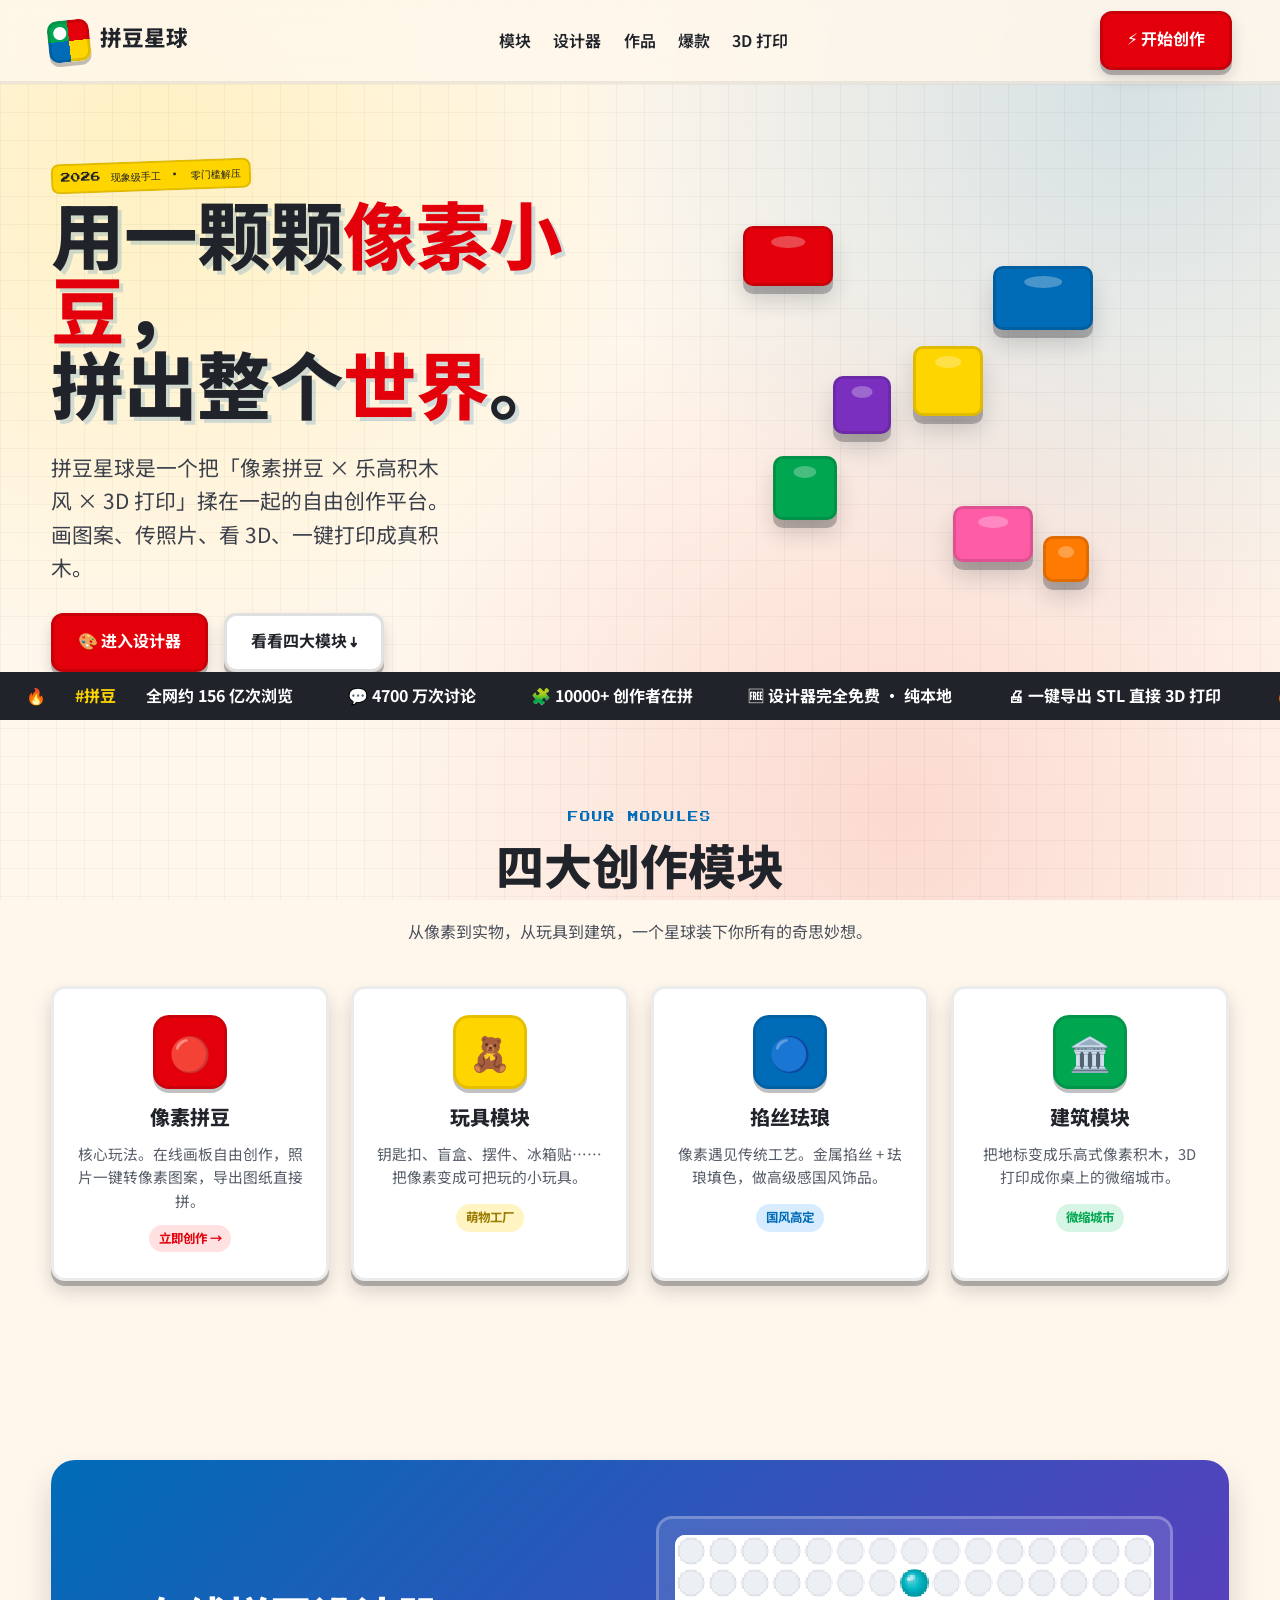
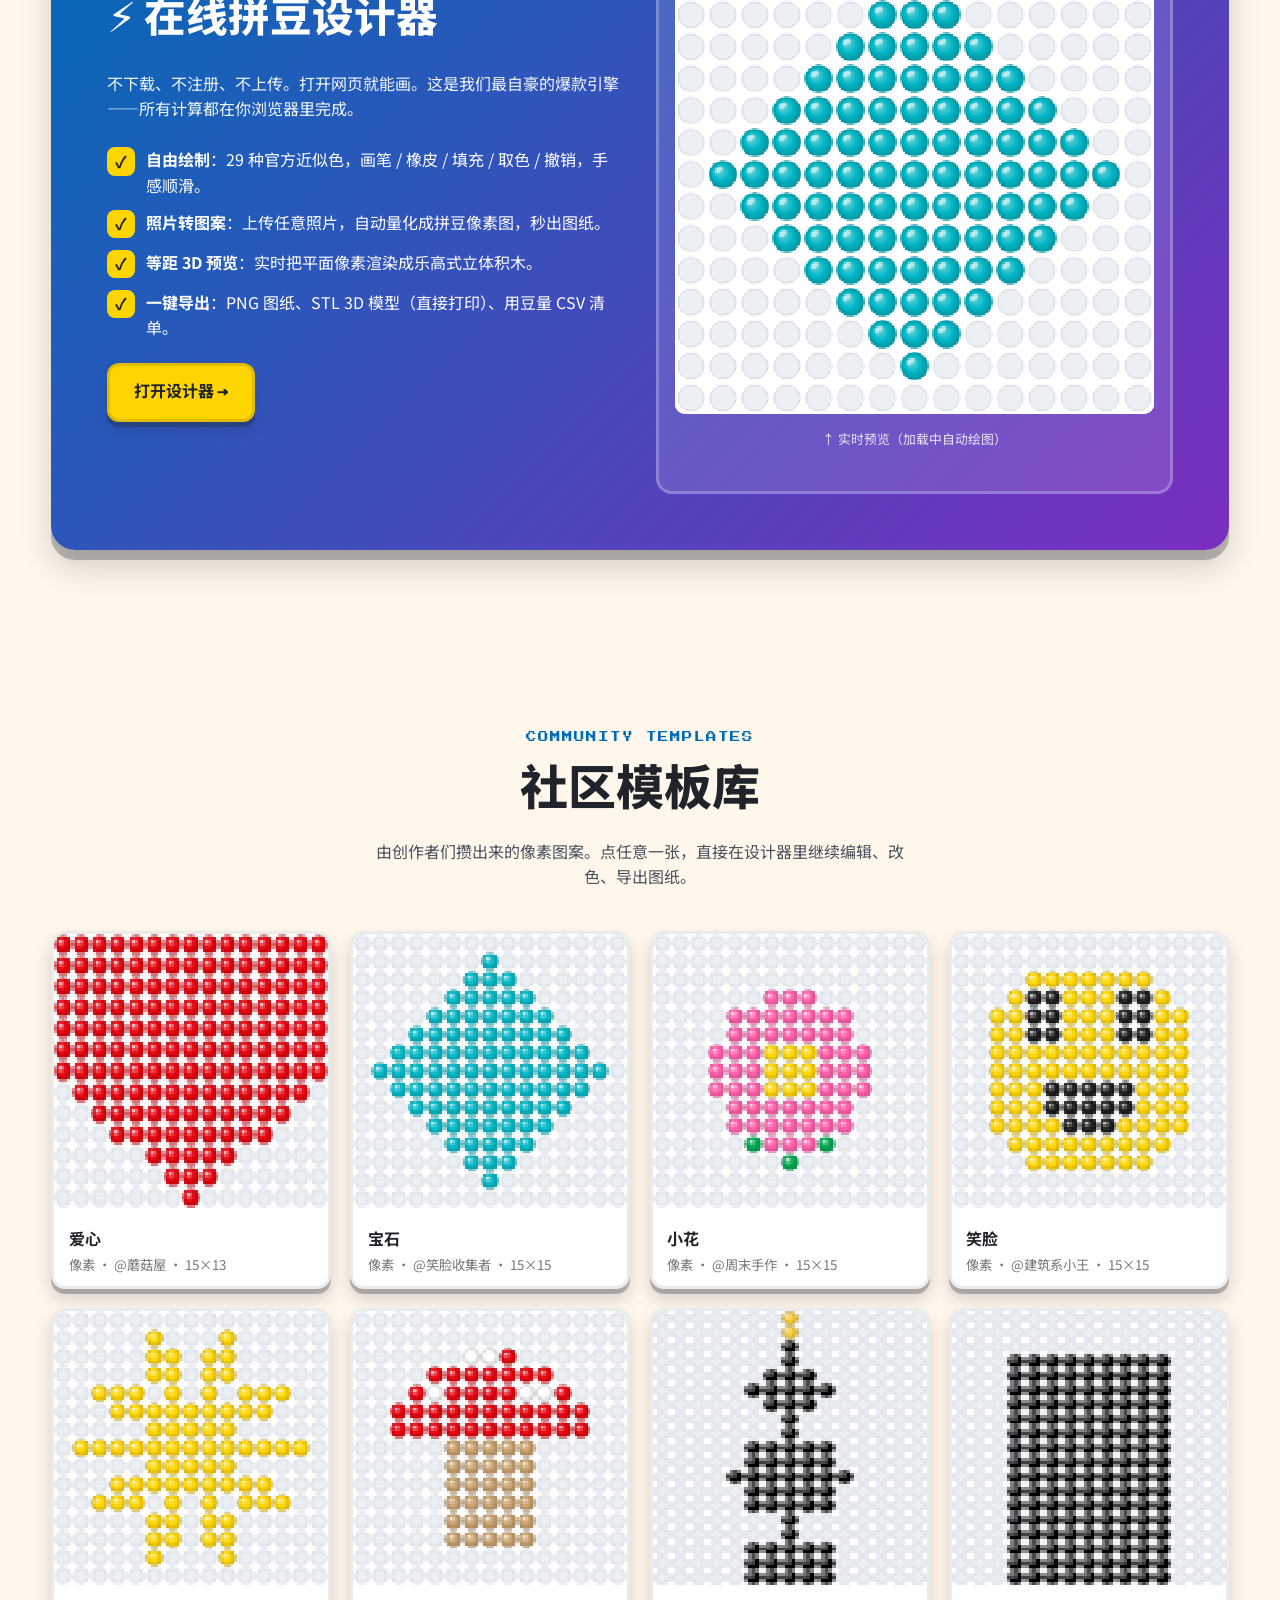
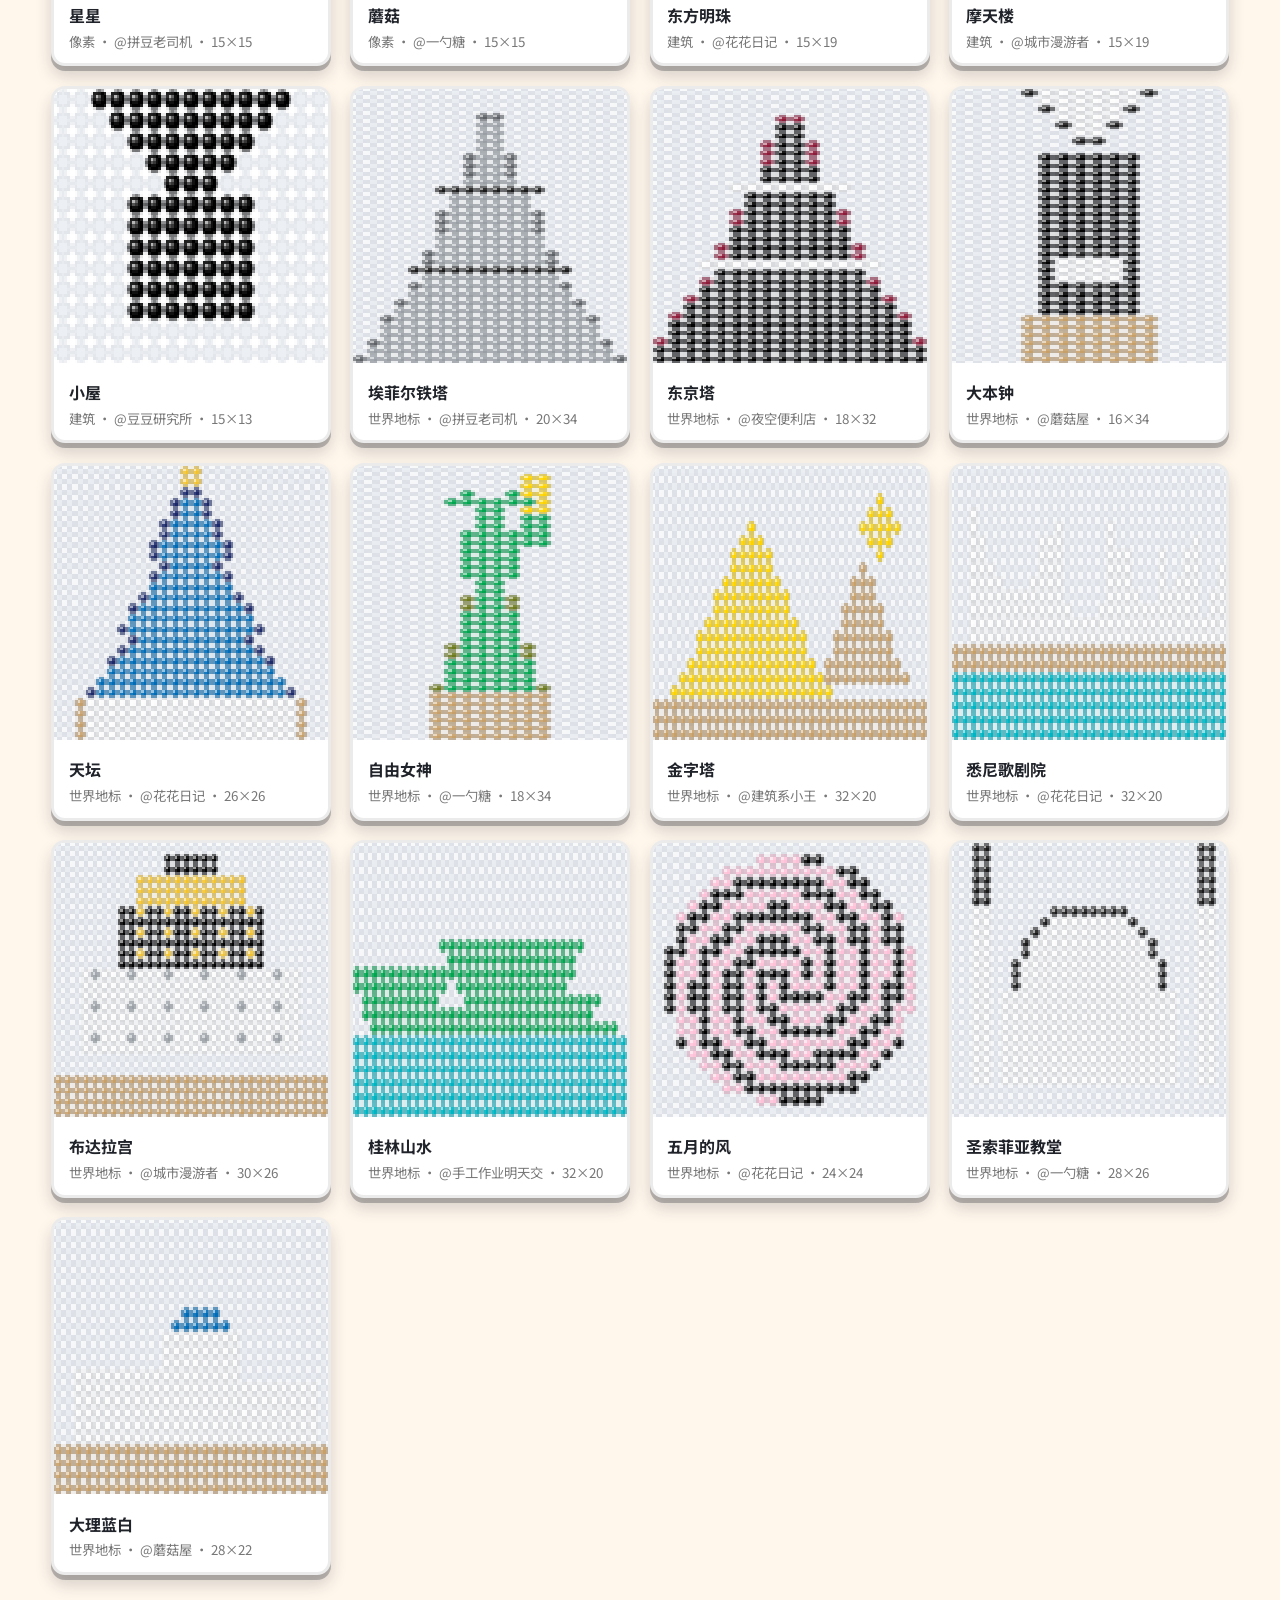
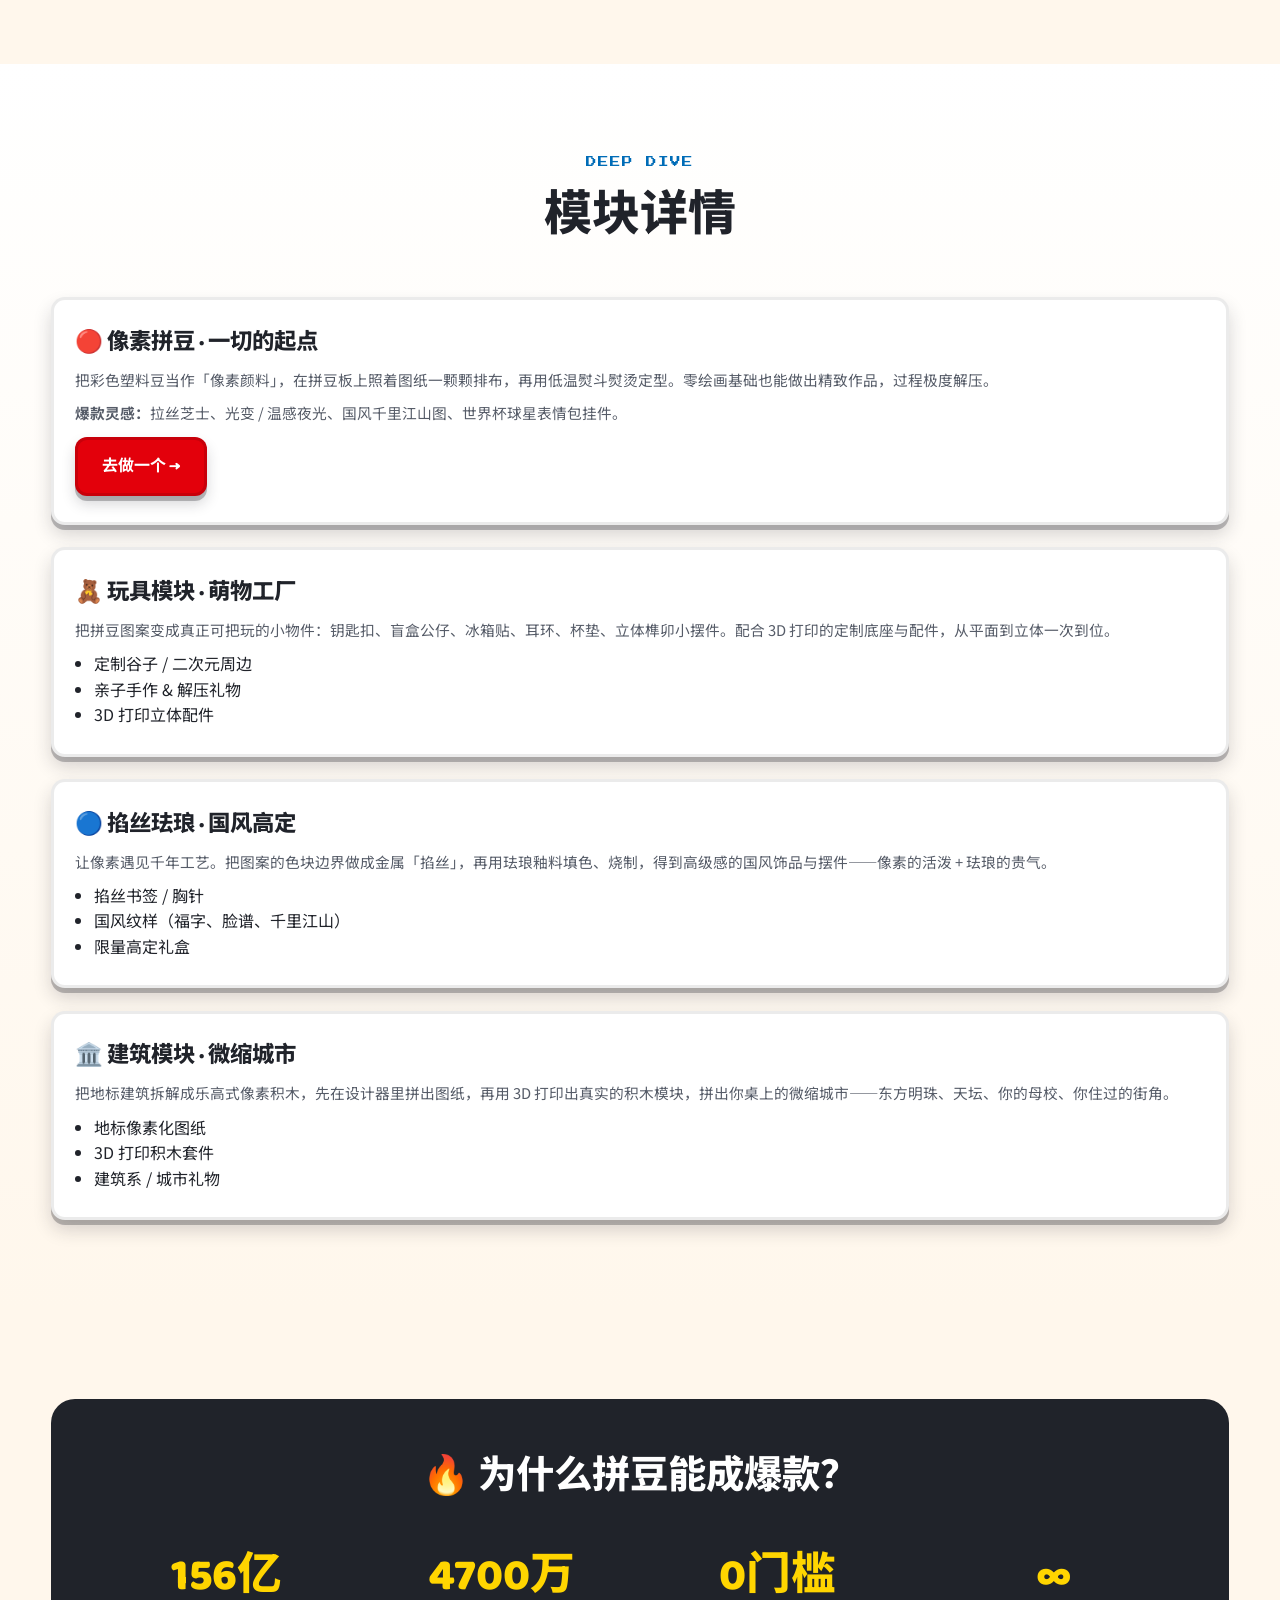
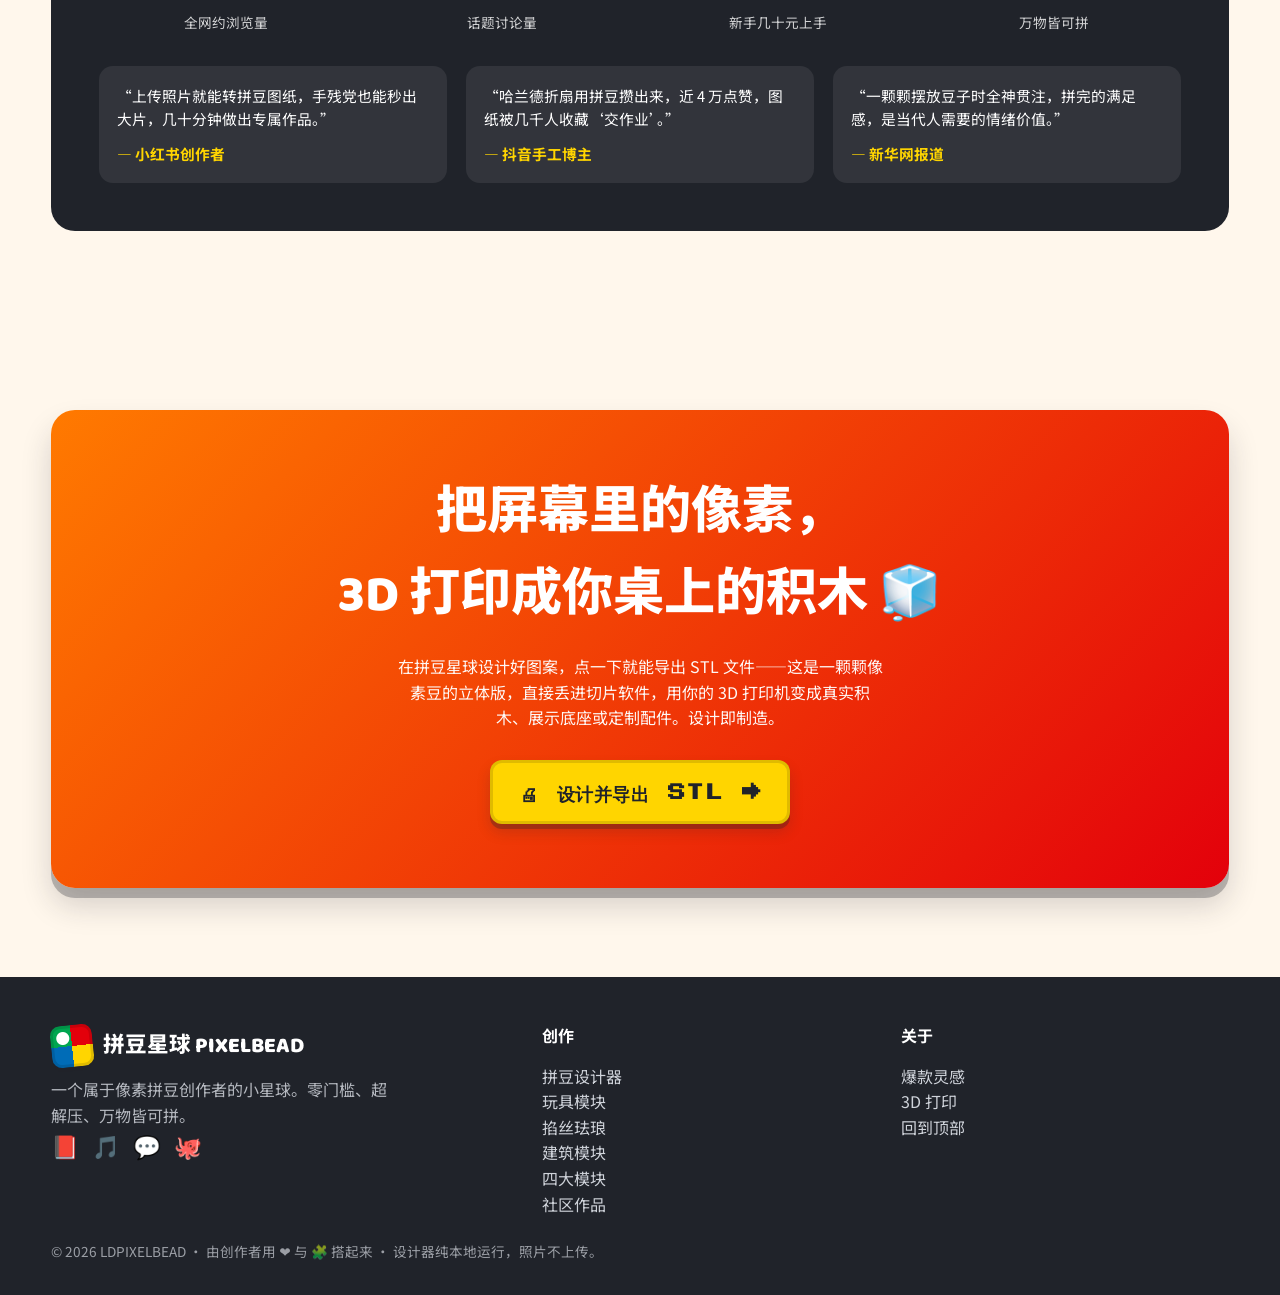
<file: index.html>
<!DOCTYPE html>
<html lang="zh-CN">
<head>
<meta charset="UTF-8">
<meta name="viewport" content="width=device-width, initial-scale=1.0">
<title>拼豆星球 PIXELBEAD · 用像素拼出整个世界</title>
<meta name="description" content="拼豆星球是一个像素拼豆 × 乐高积木风 × 3D 打印的创作者社区。在线设计拼豆图案、照片一键转像素、等距 3D 预览、导出 STL 直接 3D 打印。零门槛、超解压、万物皆可拼。">
<link rel="stylesheet" href="assets/css/style.css">
</head>
<body>

<!-- 导航 -->
<nav class="nav">
  <a class="brand" href="#top"><span class="logo"></span>拼豆星球</a>
  <div class="nav-links">
    <a href="#modules">模块</a>
    <a href="#designer">设计器</a>
    <a href="#gallery">作品</a>
    <a href="#buzz">爆款</a>
    <a href="#cta">3D 打印</a>
  </div>
  <a class="btn btn-red" href="designer.html">⚡ 开始创作</a>
</nav>

<!-- HERO -->
<header class="hero" id="top">
  <div class="wrap hero-grid">
    <div>
      <span class="hero-badge">2026 现象级手工 · 零门槛解压</span>
      <h1>用一颗颗<span class="hl">像素小豆</span>，<br>拼出整个<span class="hl">世界</span>。</h1>
      <p class="lead">拼豆星球是一个把「像素拼豆 × 乐高积木风 × 3D 打印」揉在一起的自由创作平台。画图案、传照片、看 3D、一键打印成真积木。</p>
      <div class="hero-cta">
        <a class="btn btn-red" href="designer.html">🎨 进入设计器</a>
        <a class="btn btn-ghost" href="#modules">看看四大模块 ↓</a>
      </div>
    </div>
    <div class="brick-field" aria-hidden="true">
      <div class="brick b1"></div><div class="brick b2"></div><div class="brick b3"></div>
      <div class="brick b4"></div><div class="brick b5"></div><div class="brick b6"></div>
      <div class="brick b7"></div>
    </div>
  </div>
</header>

<!-- 滚动数据条 -->
<div class="marquee">
  <div class="track">
    <span>🔥 <span class="hot">#拼豆</span> 全网约 156 亿次浏览</span>
    <span>💬 4700 万次讨论</span>
    <span>🧩 10000+ 创作者在拼</span>
    <span>🆓 设计器完全免费 · 纯本地</span>
    <span>🖨 一键导出 STL 直接 3D 打印</span>
    <span>🔥 <span class="hot">#拼豆</span> 全网约 156 亿次浏览</span>
    <span>💬 4700 万次讨论</span>
    <span>🧩 10000+ 创作者在拼</span>
    <span>🆓 设计器完全免费 · 纯本地</span>
    <span>🖨 一键导出 STL 直接 3D 打印</span>
  </div>
</div>

<!-- 四大模块 -->
<section id="modules">
  <div class="wrap">
    <div class="sec-head">
      <div class="kicker">FOUR MODULES</div>
      <h2>四大创作模块</h2>
      <p>从像素到实物，从玩具到建筑，一个星球装下你所有的奇思妙想。</p>
    </div>
    <div class="modules">
      <a class="module m-pixel" href="designer.html">
        <div class="ico">🔴</div>
        <h3>像素拼豆</h3>
        <p>核心玩法。在线画板自由创作，照片一键转像素图案，导出图纸直接拼。</p>
        <span class="tag">立即创作 →</span>
      </a>
      <a class="module m-toy" href="toys.html">
        <div class="ico">🧸</div>
        <h3>玩具模块</h3>
        <p>钥匙扣、盲盒、摆件、冰箱贴……把像素变成可把玩的小玩具。</p>
        <span class="tag">萌物工厂</span>
      </a>
      <a class="module m-cloisonne" href="cloisonne.html">
        <div class="ico">🔵</div>
        <h3>掐丝珐琅</h3>
        <p>像素遇见传统工艺。金属掐丝 + 珐琅填色，做高级感国风饰品。</p>
        <span class="tag">国风高定</span>
      </a>
      <a class="module m-arch" href="architecture.html">
        <div class="ico">🏛️</div>
        <h3>建筑模块</h3>
        <p>把地标变成乐高式像素积木，3D 打印成你桌上的微缩城市。</p>
        <span class="tag">微缩城市</span>
      </a>
    </div>
  </div>
</section>

<!-- 设计器预告 -->
<section id="designer">
  <div class="wrap">
    <div class="teaser">
      <div>
        <h2>⚡ 在线拼豆设计器</h2>
        <p>不下载、不注册、不上传。打开网页就能画。这是我们最自豪的爆款引擎——所有计算都在你浏览器里完成。</p>
        <ul class="feat">
          <li><span class="ck">✓</span><div><b>自由绘制</b>：29 种官方近似色，画笔 / 橡皮 / 填充 / 取色 / 撤销，手感顺滑。</div></li>
          <li><span class="ck">✓</span><div><b>照片转图案</b>：上传任意照片，自动量化成拼豆像素图，秒出图纸。</div></li>
          <li><span class="ck">✓</span><div><b>等距 3D 预览</b>：实时把平面像素渲染成乐高式立体积木。</div></li>
          <li><span class="ck">✓</span><div><b>一键导出</b>：PNG 图纸、STL 3D 模型（直接打印）、用豆量 CSV 清单。</div></li>
        </ul>
        <a class="btn btn-yellow" href="designer.html" style="margin-top:1.4rem">打开设计器 →</a>
      </div>
      <div class="mock">
        <canvas id="teaserCanvas" width="300" height="300"></canvas>
        <p style="text-align:center;font-size:.8rem;opacity:.85;margin-top:.5rem">↑ 实时预览（加载中自动绘图）</p>
      </div>
    </div>
  </div>
</section>

<!-- 画廊 -->
<section id="gallery">
  <div class="wrap">
    <div class="sec-head">
      <div class="kicker">COMMUNITY TEMPLATES</div>
      <h2>社区模板库</h2>
      <p>由创作者们攒出来的像素图案。点任意一张，直接在设计器里继续编辑、改色、导出图纸。</p>
    </div>
    <div class="gallery" id="gallery-grid"></div>
  </div>
</section>

<!-- 模块详情 -->
<section id="detail" style="background:linear-gradient(180deg,#fff,#fff7ec);">
  <div class="wrap">
    <div class="sec-head"><div class="kicker">DEEP DIVE</div><h2>模块详情</h2></div>

    <div class="module" id="detail-pixel" style="text-align:left;margin-bottom:1.4rem">
      <h3 style="font-family:var(--font-disp);font-size:1.4rem">🔴 像素拼豆 · 一切的起点</h3>
      <p style="min-height:auto">把彩色塑料豆当作「像素颜料」，在拼豆板上照着图纸一颗颗排布，再用低温熨斗熨烫定型。零绘画基础也能做出精致作品，过程极度解压。</p>
      <p style="min-height:auto;margin-top:.6rem"><b>爆款灵感：</b>拉丝芝士、光变 / 温感夜光、国风千里江山图、世界杯球星表情包挂件。</p>
      <a class="btn btn-red" href="designer.html" style="margin-top:.8rem">去做一个 →</a>
    </div>

    <div class="module" id="detail-toy" style="text-align:left;margin-bottom:1.4rem">
      <h3 style="font-family:var(--font-disp);font-size:1.4rem">🧸 玩具模块 · 萌物工厂</h3>
      <p style="min-height:auto">把拼豆图案变成真正可把玩的小物件：钥匙扣、盲盒公仔、冰箱贴、耳环、杯垫、立体榫卯小摆件。配合 3D 打印的定制底座与配件，从平面到立体一次到位。</p>
      <ul style="margin:.6rem 0 0 1.2rem"><li>定制谷子 / 二次元周边</li><li>亲子手作 & 解压礼物</li><li>3D 打印立体配件</li></ul>
    </div>

    <div class="module" id="detail-cloisonne" style="text-align:left;margin-bottom:1.4rem">
      <h3 style="font-family:var(--font-disp);font-size:1.4rem">🔵 掐丝珐琅 · 国风高定</h3>
      <p style="min-height:auto">让像素遇见千年工艺。把图案的色块边界做成金属「掐丝」，再用珐琅釉料填色、烧制，得到高级感的国风饰品与摆件——像素的活泼 + 珐琅的贵气。</p>
      <ul style="margin:.6rem 0 0 1.2rem"><li>掐丝书签 / 胸针</li><li>国风纹样（福字、脸谱、千里江山）</li><li>限量高定礼盒</li></ul>
    </div>

    <div class="module" id="detail-arch" style="text-align:left">
      <h3 style="font-family:var(--font-disp);font-size:1.4rem">🏛️ 建筑模块 · 微缩城市</h3>
      <p style="min-height:auto">把地标建筑拆解成乐高式像素积木，先在设计器里拼出图纸，再用 3D 打印出真实的积木模块，拼出你桌上的微缩城市——东方明珠、天坛、你的母校、你住过的街角。</p>
      <ul style="margin:.6rem 0 0 1.2rem"><li>地标像素化图纸</li><li>3D 打印积木套件</li><li>建筑系 / 城市礼物</li></ul>
    </div>
  </div>
</section>

<!-- 社媒爆款 -->
<section id="buzz">
  <div class="wrap">
    <div class="buzz">
      <h2>🔥 为什么拼豆能成爆款？</h2>
      <div class="stats">
        <div><div class="num">156亿</div><div class="lbl">全网约浏览量</div></div>
        <div><div class="num">4700万</div><div class="lbl">话题讨论量</div></div>
        <div><div class="num">0门槛</div><div class="lbl">新手几十元上手</div></div>
        <div><div class="num">∞</div><div class="lbl">万物皆可拼</div></div>
      </div>
      <div class="quotes">
        <div class="quote">“上传照片就能转拼豆图纸，手残党也能秒出大片，几十分钟做出专属作品。”<div class="who">— 小红书创作者</div></div>
        <div class="quote">“哈兰德折扇用拼豆攒出来，近 4 万点赞，图纸被几千人收藏‘交作业’。”<div class="who">— 抖音手工博主</div></div>
        <div class="quote">“一颗颗摆放豆子时全神贯注，拼完的满足感，是当代人需要的情绪价值。”<div class="who">— 新华网报道</div></div>
      </div>
    </div>
  </div>
</section>

<!-- CTA / 3D 打印 -->
<section id="cta" class="cta">
  <div class="wrap">
    <div class="cta-box">
      <h2>把屏幕里的像素，<br>3D 打印成你桌上的积木 🧊</h2>
      <p>在拼豆星球设计好图案，点一下就能导出 STL 文件——这是一颗颗像素豆的立体版，直接丢进切片软件，用你的 3D 打印机变成真实积木、展示底座或定制配件。设计即制造。</p>
      <a class="btn btn-yellow btn-pixel" href="designer.html">🖨 设计并导出 STL →</a>
    </div>
  </div>
</section>

<!-- 页脚 -->
<footer>
  <div class="wrap foot-grid">
    <div>
      <div class="brand" style="color:#fff;margin-bottom:.6rem"><span class="logo"></span>拼豆星球 PIXELBEAD</div>
      <p style="max-width:38ch;opacity:.85">一个属于像素拼豆创作者的小星球。零门槛、超解压、万物皆可拼。</p>
      <div class="foot-social"><span>📕</span><span>🎵</span><span>💬</span><span>🐙</span></div>
    </div>
    <div>
      <h4>创作</h4>
      <p><a href="designer.html">拼豆设计器</a></p>
      <p><a href="toys.html">玩具模块</a></p>
      <p><a href="cloisonne.html">掐丝珐琅</a></p>
      <p><a href="architecture.html">建筑模块</a></p>
      <p><a href="#modules">四大模块</a></p>
      <p><a href="#gallery">社区作品</a></p>
    </div>
    <div>
      <h4>关于</h4>
      <p><a href="#buzz">爆款灵感</a></p>
      <p><a href="#cta">3D 打印</a></p>
      <p><a href="#top">回到顶部</a></p>
    </div>
  </div>
  <div class="wrap"><p class="small">© 2026 LDPIXELBEAD · 由创作者用 ❤ 与 🧩 搭起来 · 设计器纯本地运行，照片不上传。</p></div>
</footer>

<script src="assets/js/bead-core.js"></script>
<script src="assets/js/patterns.js"></script>
<script src="assets/js/community.js"></script>
<script src="assets/js/main.js"></script>
</body>
</html>
</file>
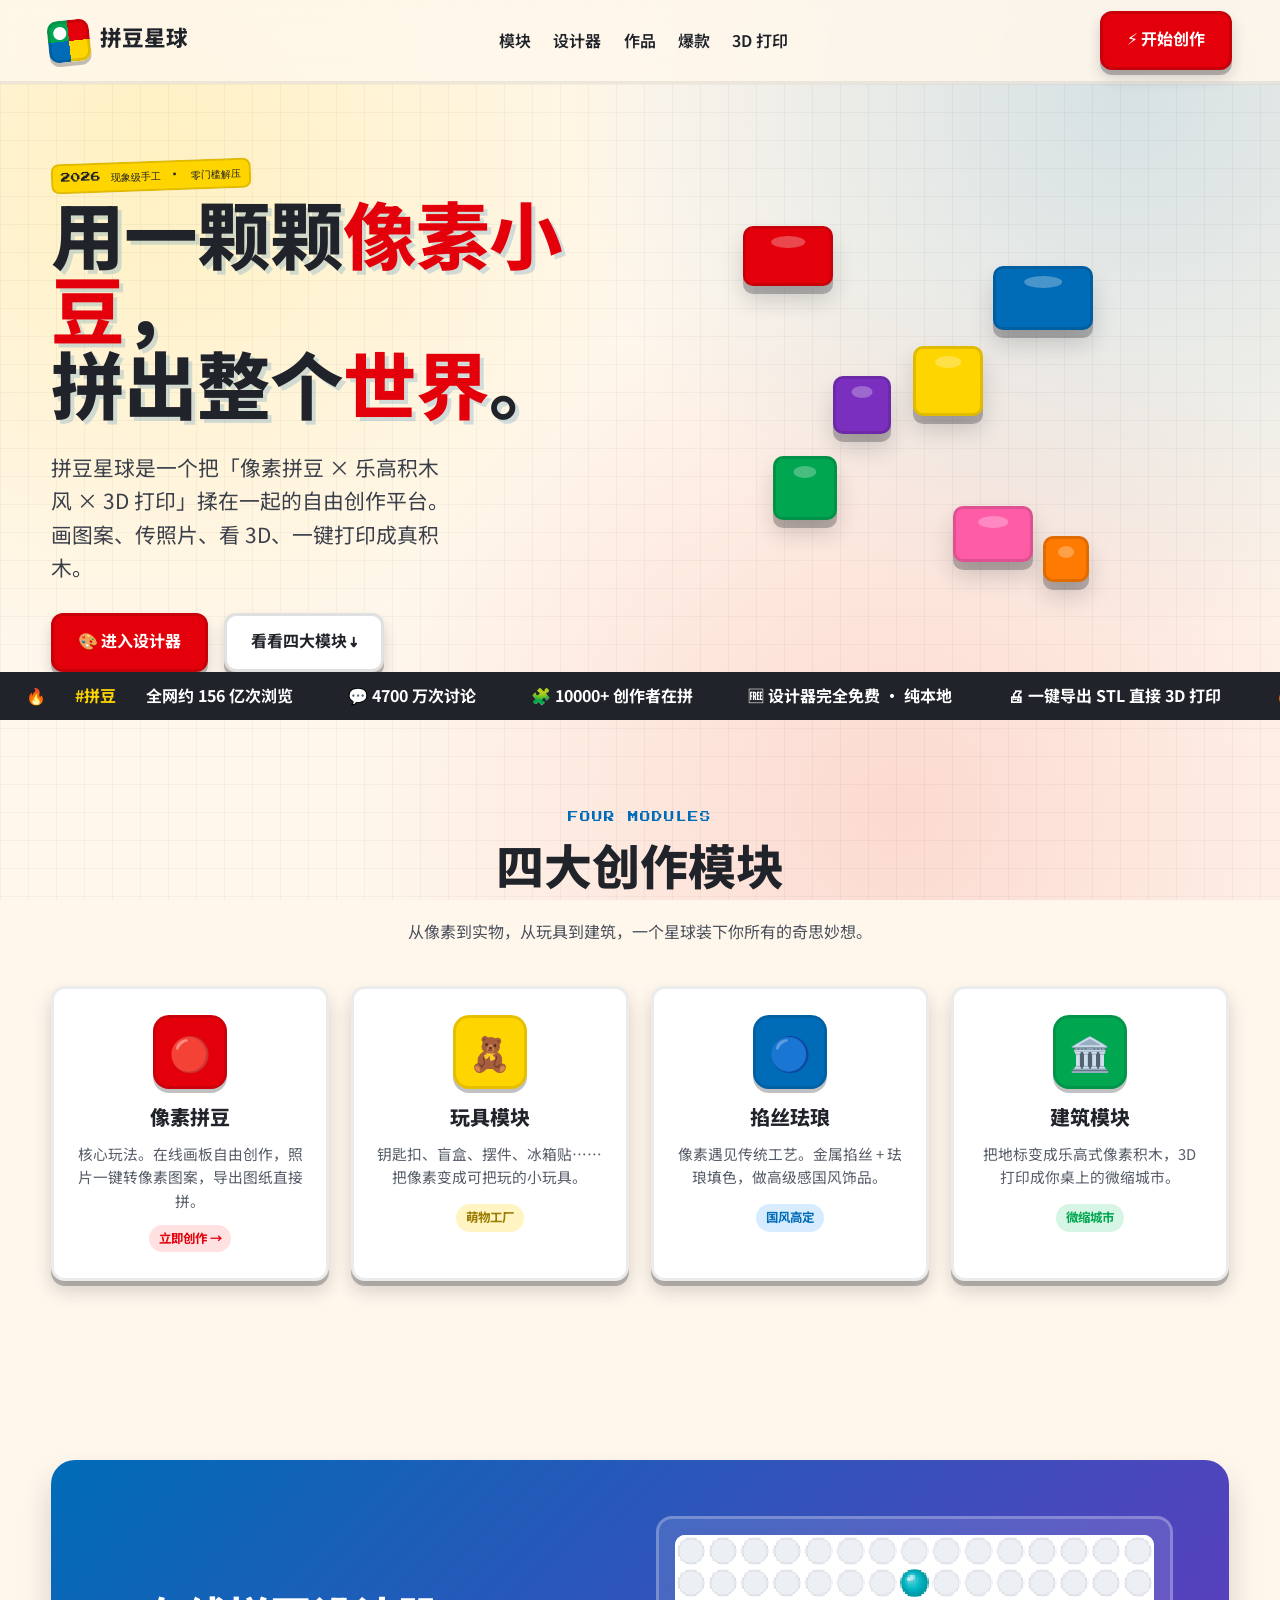
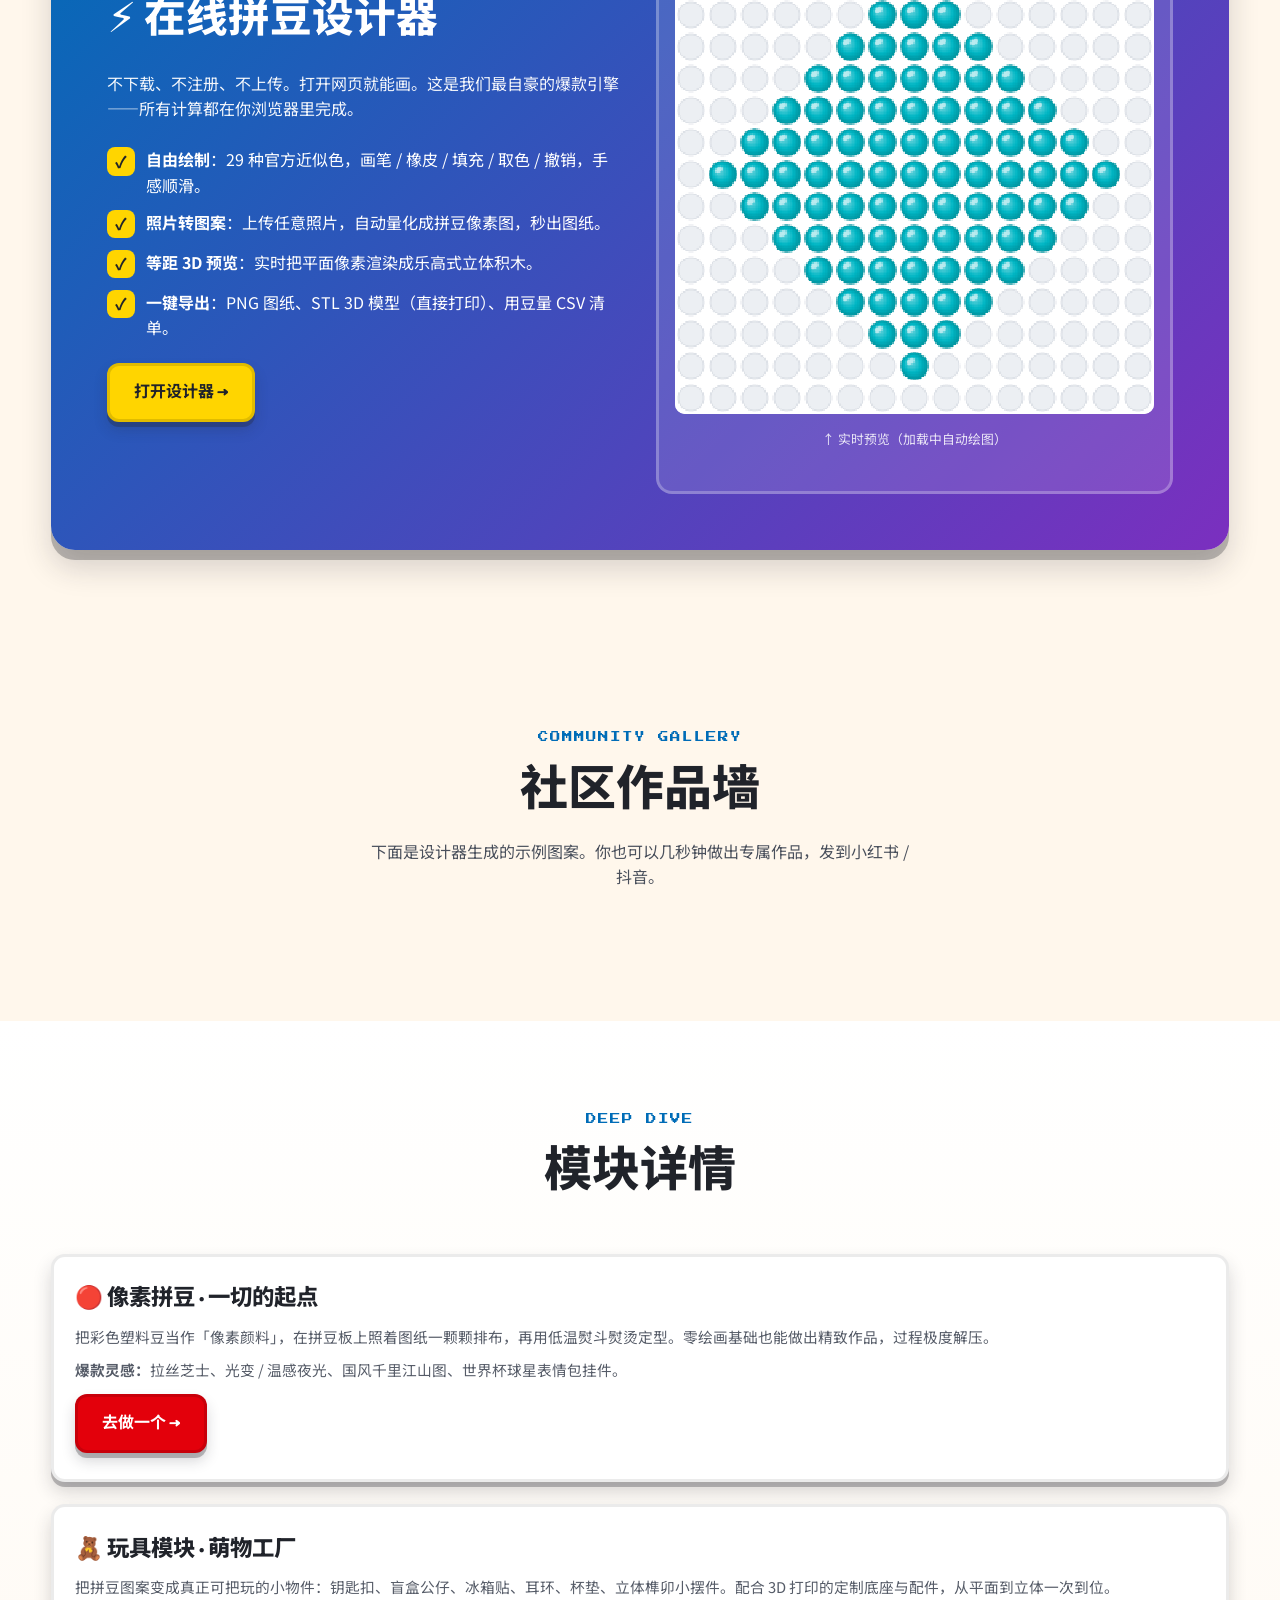
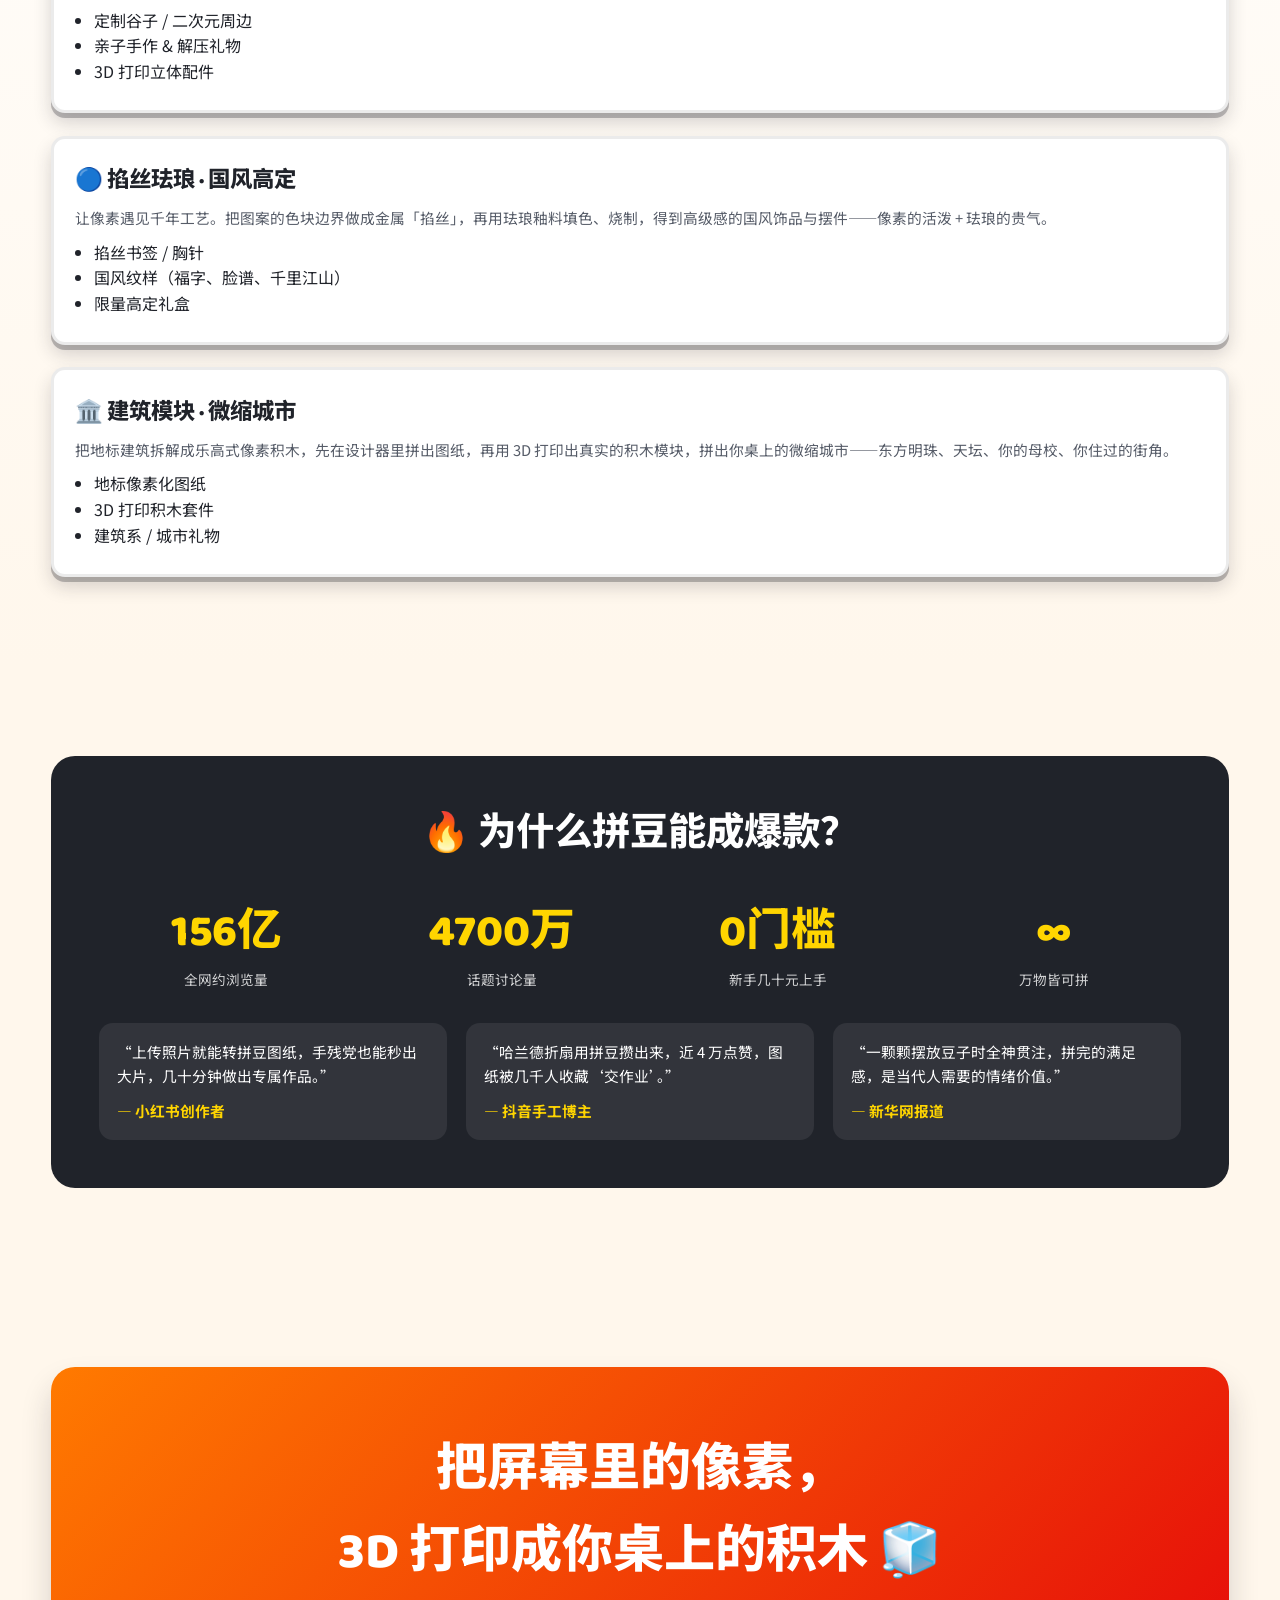
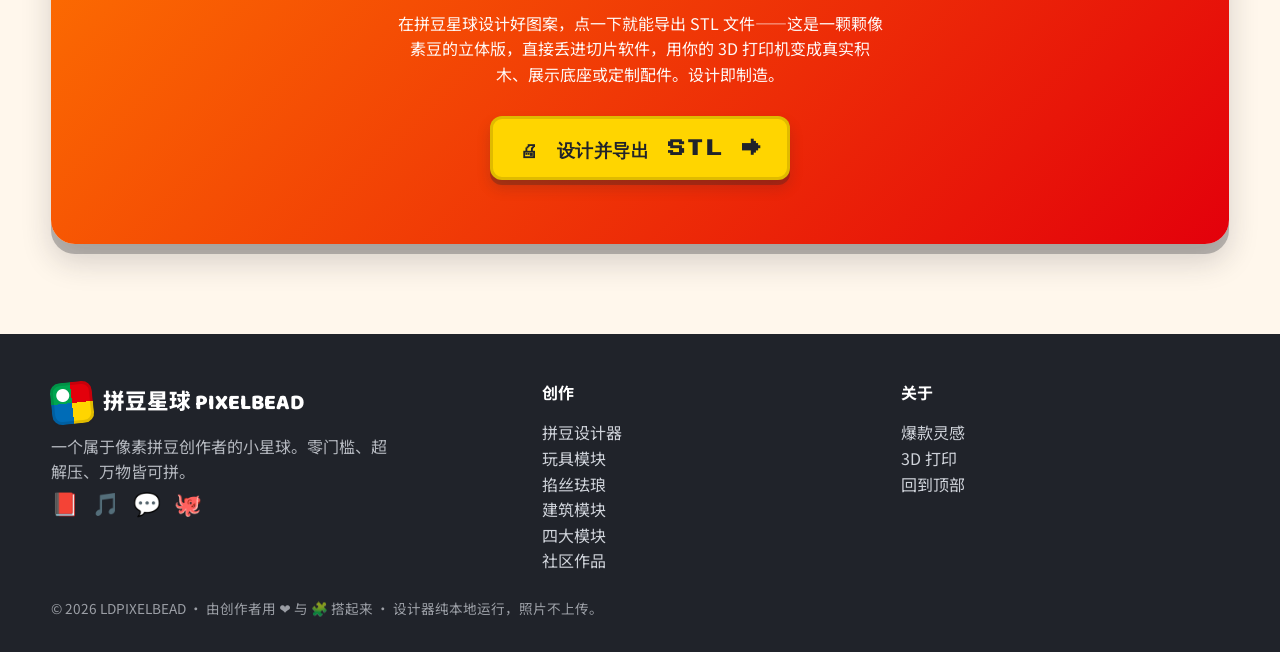
<file: 200.html>
<!DOCTYPE html>
<html lang="zh-CN">
<head>
<meta charset="UTF-8">
<meta name="viewport" content="width=device-width, initial-scale=1.0">
<title>拼豆星球 PIXELBEAD · 用像素拼出整个世界</title>
<meta name="description" content="拼豆星球是一个像素拼豆 × 乐高积木风 × 3D 打印的创作者社区。在线设计拼豆图案、照片一键转像素、等距 3D 预览、导出 STL 直接 3D 打印。零门槛、超解压、万物皆可拼。">
<link rel="stylesheet" href="assets/css/style.css">
</head>
<body>

<!-- 导航 -->
<nav class="nav">
  <a class="brand" href="#top"><span class="logo"></span>拼豆星球</a>
  <div class="nav-links">
    <a href="#modules">模块</a>
    <a href="#designer">设计器</a>
    <a href="#gallery">作品</a>
    <a href="#buzz">爆款</a>
    <a href="#cta">3D 打印</a>
  </div>
  <a class="btn btn-red" href="designer.html">⚡ 开始创作</a>
</nav>

<!-- HERO -->
<header class="hero" id="top">
  <div class="wrap hero-grid">
    <div>
      <span class="hero-badge">2026 现象级手工 · 零门槛解压</span>
      <h1>用一颗颗<span class="hl">像素小豆</span>，<br>拼出整个<span class="hl">世界</span>。</h1>
      <p class="lead">拼豆星球是一个把「像素拼豆 × 乐高积木风 × 3D 打印」揉在一起的自由创作平台。画图案、传照片、看 3D、一键打印成真积木。</p>
      <div class="hero-cta">
        <a class="btn btn-red" href="designer.html">🎨 进入设计器</a>
        <a class="btn btn-ghost" href="#modules">看看四大模块 ↓</a>
      </div>
    </div>
    <div class="brick-field" aria-hidden="true">
      <div class="brick b1"></div><div class="brick b2"></div><div class="brick b3"></div>
      <div class="brick b4"></div><div class="brick b5"></div><div class="brick b6"></div>
      <div class="brick b7"></div>
    </div>
  </div>
</header>

<!-- 滚动数据条 -->
<div class="marquee">
  <div class="track">
    <span>🔥 <span class="hot">#拼豆</span> 全网约 156 亿次浏览</span>
    <span>💬 4700 万次讨论</span>
    <span>🧩 10000+ 创作者在拼</span>
    <span>🆓 设计器完全免费 · 纯本地</span>
    <span>🖨 一键导出 STL 直接 3D 打印</span>
    <span>🔥 <span class="hot">#拼豆</span> 全网约 156 亿次浏览</span>
    <span>💬 4700 万次讨论</span>
    <span>🧩 10000+ 创作者在拼</span>
    <span>🆓 设计器完全免费 · 纯本地</span>
    <span>🖨 一键导出 STL 直接 3D 打印</span>
  </div>
</div>

<!-- 四大模块 -->
<section id="modules">
  <div class="wrap">
    <div class="sec-head">
      <div class="kicker">FOUR MODULES</div>
      <h2>四大创作模块</h2>
      <p>从像素到实物，从玩具到建筑，一个星球装下你所有的奇思妙想。</p>
    </div>
    <div class="modules">
      <a class="module m-pixel" href="designer.html">
        <div class="ico">🔴</div>
        <h3>像素拼豆</h3>
        <p>核心玩法。在线画板自由创作，照片一键转像素图案，导出图纸直接拼。</p>
        <span class="tag">立即创作 →</span>
      </a>
      <a class="module m-toy" href="toys.html">
        <div class="ico">🧸</div>
        <h3>玩具模块</h3>
        <p>钥匙扣、盲盒、摆件、冰箱贴……把像素变成可把玩的小玩具。</p>
        <span class="tag">萌物工厂</span>
      </a>
      <a class="module m-cloisonne" href="cloisonne.html">
        <div class="ico">🔵</div>
        <h3>掐丝珐琅</h3>
        <p>像素遇见传统工艺。金属掐丝 + 珐琅填色，做高级感国风饰品。</p>
        <span class="tag">国风高定</span>
      </a>
      <a class="module m-arch" href="architecture.html">
        <div class="ico">🏛️</div>
        <h3>建筑模块</h3>
        <p>把地标变成乐高式像素积木，3D 打印成你桌上的微缩城市。</p>
        <span class="tag">微缩城市</span>
      </a>
    </div>
  </div>
</section>

<!-- 设计器预告 -->
<section id="designer">
  <div class="wrap">
    <div class="teaser">
      <div>
        <h2>⚡ 在线拼豆设计器</h2>
        <p>不下载、不注册、不上传。打开网页就能画。这是我们最自豪的爆款引擎——所有计算都在你浏览器里完成。</p>
        <ul class="feat">
          <li><span class="ck">✓</span><div><b>自由绘制</b>：29 种官方近似色，画笔 / 橡皮 / 填充 / 取色 / 撤销，手感顺滑。</div></li>
          <li><span class="ck">✓</span><div><b>照片转图案</b>：上传任意照片，自动量化成拼豆像素图，秒出图纸。</div></li>
          <li><span class="ck">✓</span><div><b>等距 3D 预览</b>：实时把平面像素渲染成乐高式立体积木。</div></li>
          <li><span class="ck">✓</span><div><b>一键导出</b>：PNG 图纸、STL 3D 模型（直接打印）、用豆量 CSV 清单。</div></li>
        </ul>
        <a class="btn btn-yellow" href="designer.html" style="margin-top:1.4rem">打开设计器 →</a>
      </div>
      <div class="mock">
        <canvas id="teaserCanvas" width="300" height="300"></canvas>
        <p style="text-align:center;font-size:.8rem;opacity:.85;margin-top:.5rem">↑ 实时预览（加载中自动绘图）</p>
      </div>
    </div>
  </div>
</section>

<!-- 画廊 -->
<section id="gallery">
  <div class="wrap">
    <div class="sec-head">
      <div class="kicker">COMMUNITY GALLERY</div>
      <h2>社区作品墙</h2>
      <p>下面是设计器生成的示例图案。你也可以几秒钟做出专属作品，发到小红书 / 抖音。</p>
    </div>
    <div class="gallery" id="gallery-grid"></div>
  </div>
</section>

<!-- 模块详情 -->
<section id="detail" style="background:linear-gradient(180deg,#fff,#fff7ec);">
  <div class="wrap">
    <div class="sec-head"><div class="kicker">DEEP DIVE</div><h2>模块详情</h2></div>

    <div class="module" id="detail-pixel" style="text-align:left;margin-bottom:1.4rem">
      <h3 style="font-family:var(--font-disp);font-size:1.4rem">🔴 像素拼豆 · 一切的起点</h3>
      <p style="min-height:auto">把彩色塑料豆当作「像素颜料」，在拼豆板上照着图纸一颗颗排布，再用低温熨斗熨烫定型。零绘画基础也能做出精致作品，过程极度解压。</p>
      <p style="min-height:auto;margin-top:.6rem"><b>爆款灵感：</b>拉丝芝士、光变 / 温感夜光、国风千里江山图、世界杯球星表情包挂件。</p>
      <a class="btn btn-red" href="designer.html" style="margin-top:.8rem">去做一个 →</a>
    </div>

    <div class="module" id="detail-toy" style="text-align:left;margin-bottom:1.4rem">
      <h3 style="font-family:var(--font-disp);font-size:1.4rem">🧸 玩具模块 · 萌物工厂</h3>
      <p style="min-height:auto">把拼豆图案变成真正可把玩的小物件：钥匙扣、盲盒公仔、冰箱贴、耳环、杯垫、立体榫卯小摆件。配合 3D 打印的定制底座与配件，从平面到立体一次到位。</p>
      <ul style="margin:.6rem 0 0 1.2rem"><li>定制谷子 / 二次元周边</li><li>亲子手作 & 解压礼物</li><li>3D 打印立体配件</li></ul>
    </div>

    <div class="module" id="detail-cloisonne" style="text-align:left;margin-bottom:1.4rem">
      <h3 style="font-family:var(--font-disp);font-size:1.4rem">🔵 掐丝珐琅 · 国风高定</h3>
      <p style="min-height:auto">让像素遇见千年工艺。把图案的色块边界做成金属「掐丝」，再用珐琅釉料填色、烧制，得到高级感的国风饰品与摆件——像素的活泼 + 珐琅的贵气。</p>
      <ul style="margin:.6rem 0 0 1.2rem"><li>掐丝书签 / 胸针</li><li>国风纹样（福字、脸谱、千里江山）</li><li>限量高定礼盒</li></ul>
    </div>

    <div class="module" id="detail-arch" style="text-align:left">
      <h3 style="font-family:var(--font-disp);font-size:1.4rem">🏛️ 建筑模块 · 微缩城市</h3>
      <p style="min-height:auto">把地标建筑拆解成乐高式像素积木，先在设计器里拼出图纸，再用 3D 打印出真实的积木模块，拼出你桌上的微缩城市——东方明珠、天坛、你的母校、你住过的街角。</p>
      <ul style="margin:.6rem 0 0 1.2rem"><li>地标像素化图纸</li><li>3D 打印积木套件</li><li>建筑系 / 城市礼物</li></ul>
    </div>
  </div>
</section>

<!-- 社媒爆款 -->
<section id="buzz">
  <div class="wrap">
    <div class="buzz">
      <h2>🔥 为什么拼豆能成爆款？</h2>
      <div class="stats">
        <div><div class="num">156亿</div><div class="lbl">全网约浏览量</div></div>
        <div><div class="num">4700万</div><div class="lbl">话题讨论量</div></div>
        <div><div class="num">0门槛</div><div class="lbl">新手几十元上手</div></div>
        <div><div class="num">∞</div><div class="lbl">万物皆可拼</div></div>
      </div>
      <div class="quotes">
        <div class="quote">“上传照片就能转拼豆图纸，手残党也能秒出大片，几十分钟做出专属作品。”<div class="who">— 小红书创作者</div></div>
        <div class="quote">“哈兰德折扇用拼豆攒出来，近 4 万点赞，图纸被几千人收藏‘交作业’。”<div class="who">— 抖音手工博主</div></div>
        <div class="quote">“一颗颗摆放豆子时全神贯注，拼完的满足感，是当代人需要的情绪价值。”<div class="who">— 新华网报道</div></div>
      </div>
    </div>
  </div>
</section>

<!-- CTA / 3D 打印 -->
<section id="cta" class="cta">
  <div class="wrap">
    <div class="cta-box">
      <h2>把屏幕里的像素，<br>3D 打印成你桌上的积木 🧊</h2>
      <p>在拼豆星球设计好图案，点一下就能导出 STL 文件——这是一颗颗像素豆的立体版，直接丢进切片软件，用你的 3D 打印机变成真实积木、展示底座或定制配件。设计即制造。</p>
      <a class="btn btn-yellow btn-pixel" href="designer.html">🖨 设计并导出 STL →</a>
    </div>
  </div>
</section>

<!-- 页脚 -->
<footer>
  <div class="wrap foot-grid">
    <div>
      <div class="brand" style="color:#fff;margin-bottom:.6rem"><span class="logo"></span>拼豆星球 PIXELBEAD</div>
      <p style="max-width:38ch;opacity:.85">一个属于像素拼豆创作者的小星球。零门槛、超解压、万物皆可拼。</p>
      <div class="foot-social"><span>📕</span><span>🎵</span><span>💬</span><span>🐙</span></div>
    </div>
    <div>
      <h4>创作</h4>
      <p><a href="designer.html">拼豆设计器</a></p>
      <p><a href="toys.html">玩具模块</a></p>
      <p><a href="cloisonne.html">掐丝珐琅</a></p>
      <p><a href="architecture.html">建筑模块</a></p>
      <p><a href="#modules">四大模块</a></p>
      <p><a href="#gallery">社区作品</a></p>
    </div>
    <div>
      <h4>关于</h4>
      <p><a href="#buzz">爆款灵感</a></p>
      <p><a href="#cta">3D 打印</a></p>
      <p><a href="#top">回到顶部</a></p>
    </div>
  </div>
  <div class="wrap"><p class="small">© 2026 LDPIXELBEAD · 由创作者用 ❤ 与 🧩 搭起来 · 设计器纯本地运行，照片不上传。</p></div>
</footer>

<script src="assets/js/bead-core.js"></script>
<script src="assets/js/patterns.js"></script>
<script src="assets/js/main.js"></script>
</body>
</html>
</file>
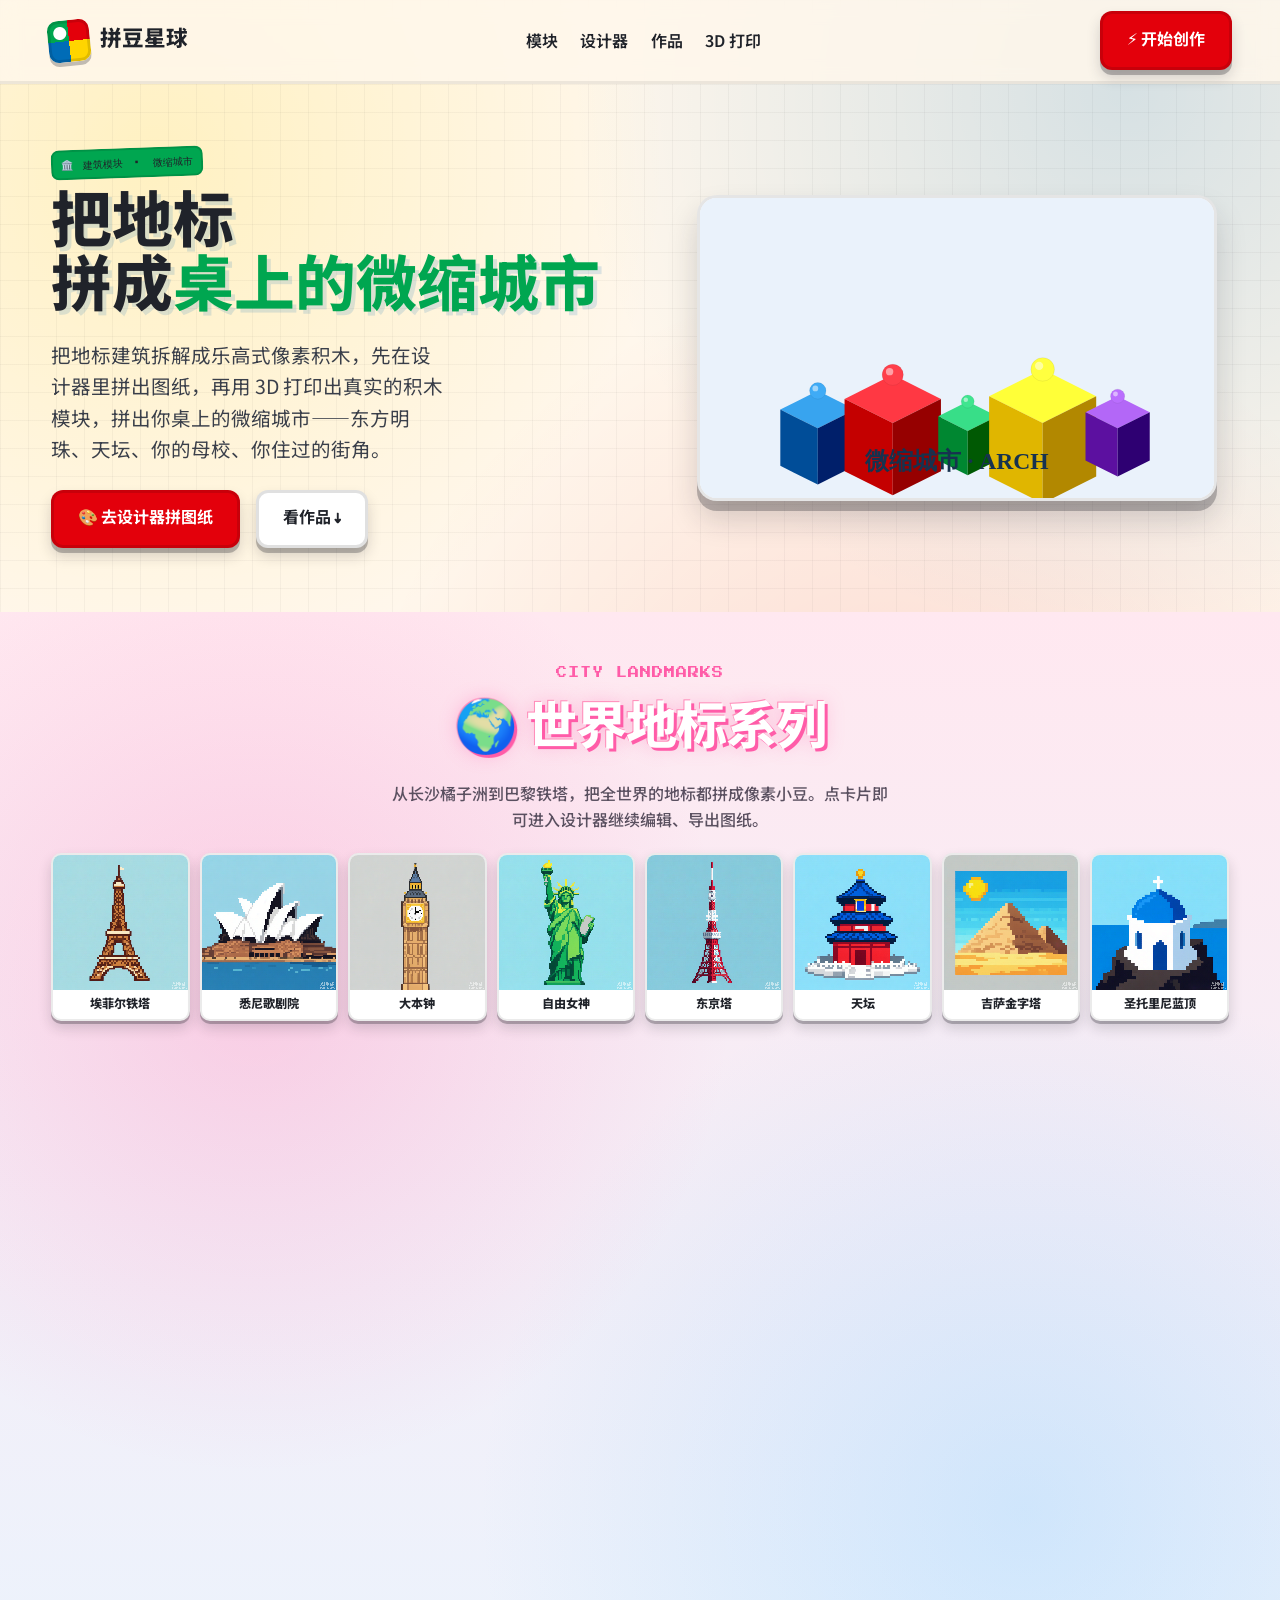
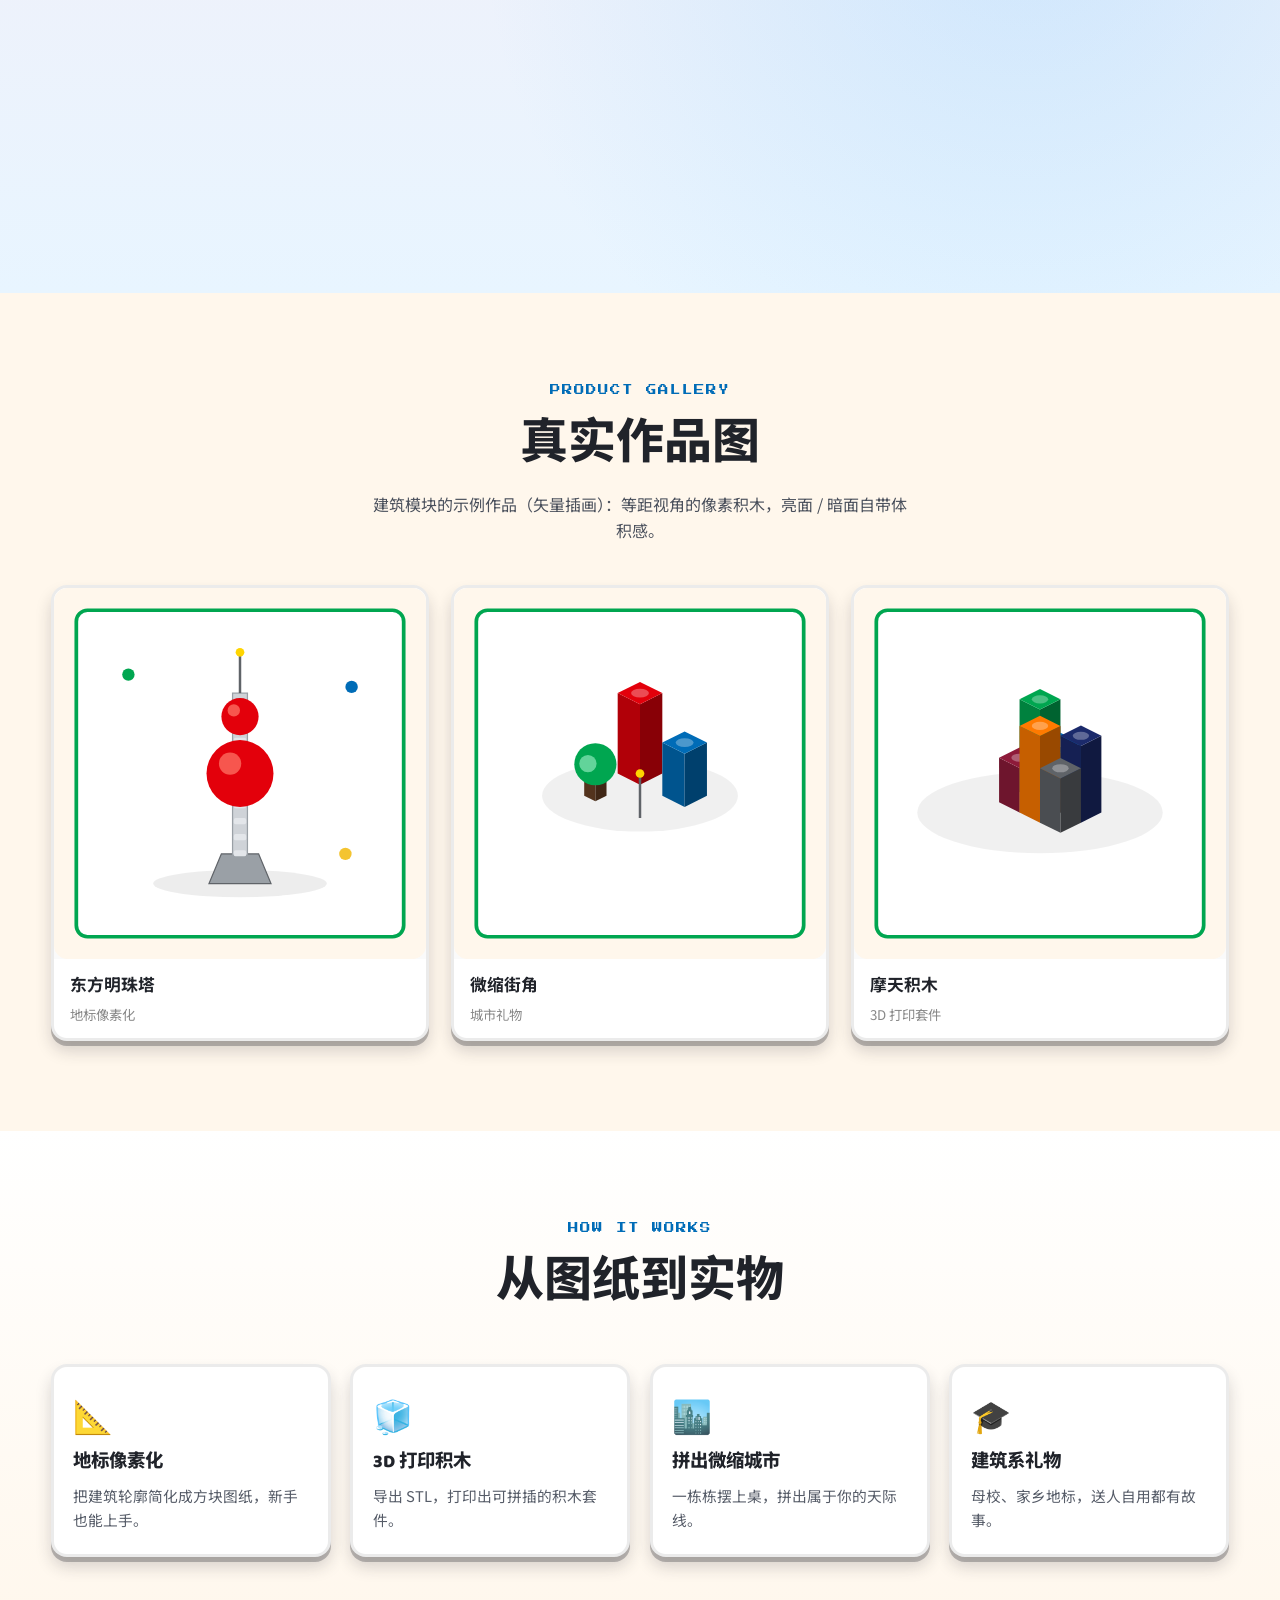
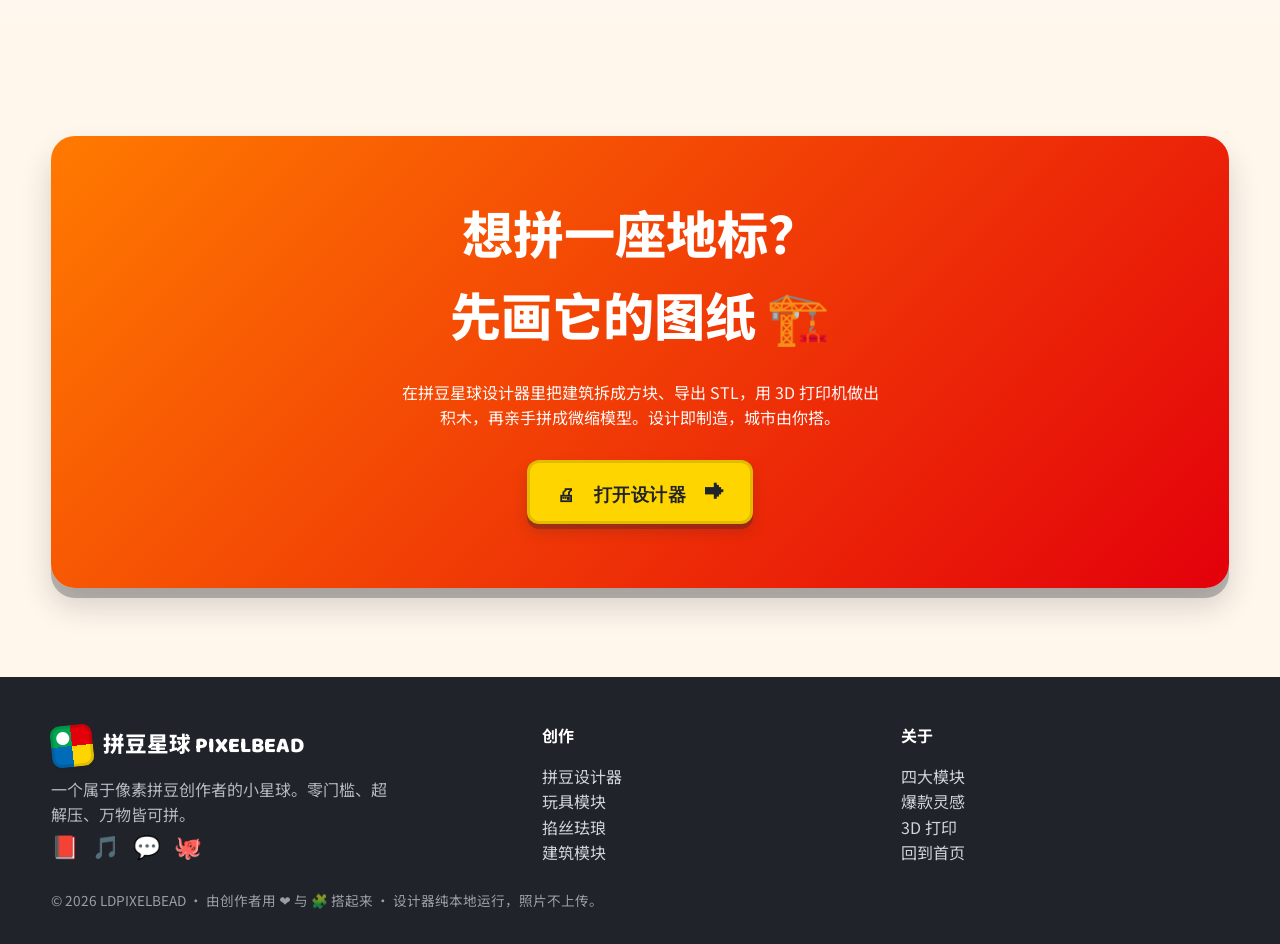
<file: architecture.html>
<!DOCTYPE html>
<html lang="zh-CN">
<head>
<meta charset="UTF-8">
<meta name="viewport" content="width=device-width, initial-scale=1.0">
<title>建筑模块 · 微缩城市 | 拼豆星球 PIXELBEAD</title>
<meta name="description" content="拼豆星球建筑模块：把地标拆解成乐高式像素积木，先在设计器拼出图纸，再用 3D 打印出真实积木模块，拼出桌上的微缩城市。">
<link rel="stylesheet" href="assets/css/style.css">
</head>
<body>

<nav class="nav">
  <a class="brand" href="index.html"><span class="logo"></span>拼豆星球</a>
  <div class="nav-links">
    <a href="index.html#modules">模块</a>
    <a href="designer.html">设计器</a>
    <a href="index.html#gallery">作品</a>
    <a href="index.html#cta">3D 打印</a>
  </div>
  <a class="btn btn-red" href="designer.html">⚡ 开始创作</a>
</nav>

<header class="subhero" style="--accent:#00A650">
  <div class="wrap subhero-grid">
    <div>
      <span class="hero-badge">🏛️ 建筑模块 · 微缩城市</span>
      <h1>把地标<br>拼成<span class="hl">桌上的微缩城市</span></h1>
      <p class="lead">把地标建筑拆解成乐高式像素积木，先在设计器里拼出图纸，再用 3D 打印出真实的积木模块，拼出你桌上的微缩城市——东方明珠、天坛、你的母校、你住过的街角。</p>
      <div class="hero-cta">
        <a class="btn btn-red" href="designer.html?m=architecture">🎨 去设计器拼图纸</a>
        <a class="btn btn-ghost" href="#gallery">看作品 ↓</a>
      </div>
    </div>
    <div class="subhero-media">
      <img src="assets/img/arch-hero.svg" alt="等距微缩积木城市" class="subhero-img">
    </div>
  </div>
</header>

<section class="landmarks" id="landmarks">
  <div class="wrap">
    <div class="landmarks-head reveal">
      <div class="kicker">CITY LANDMARKS</div>
      <h2>🌍 世界地标系列</h2>
      <p>从长沙橘子洲到巴黎铁塔，把全世界的地标都拼成像素小豆。点卡片即可进入设计器继续编辑、导出图纸。</p>
    </div>
    <div class="landmark-pixels reveal">
      <div class="pixel-thumb-grid">
        <figure class="px-thumb"><a href="assets/img/landmarks/eiffel.png" target="_blank" rel="noopener"><img loading="lazy" src="assets/img/landmarks/eiffel.png" alt="埃菲尔铁塔像素图"><figcaption>埃菲尔铁塔</figcaption></a></figure>
        <figure class="px-thumb"><a href="assets/img/landmarks/sydney.png" target="_blank" rel="noopener"><img loading="lazy" src="assets/img/landmarks/sydney.png" alt="悉尼歌剧院像素图"><figcaption>悉尼歌剧院</figcaption></a></figure>
        <figure class="px-thumb"><a href="assets/img/landmarks/bigben.png" target="_blank" rel="noopener"><img loading="lazy" src="assets/img/landmarks/bigben.png" alt="大本钟像素图"><figcaption>大本钟</figcaption></a></figure>
        <figure class="px-thumb"><a href="assets/img/landmarks/liberty.png" target="_blank" rel="noopener"><img loading="lazy" src="assets/img/landmarks/liberty.png" alt="自由女神像素图"><figcaption>自由女神</figcaption></a></figure>
        <figure class="px-thumb"><a href="assets/img/landmarks/tokyo.png" target="_blank" rel="noopener"><img loading="lazy" src="assets/img/landmarks/tokyo.png" alt="东京塔像素图"><figcaption>东京塔</figcaption></a></figure>
        <figure class="px-thumb"><a href="assets/img/landmarks/heaven.png" target="_blank" rel="noopener"><img loading="lazy" src="assets/img/landmarks/heaven.png" alt="天坛像素图"><figcaption>天坛</figcaption></a></figure>
        <figure class="px-thumb"><a href="assets/img/landmarks/pyramid.png" target="_blank" rel="noopener"><img loading="lazy" src="assets/img/landmarks/pyramid.png" alt="吉萨金字塔像素图"><figcaption>吉萨金字塔</figcaption></a></figure>
        <figure class="px-thumb"><a href="assets/img/landmarks/santorini.png" target="_blank" rel="noopener"><img loading="lazy" src="assets/img/landmarks/santorini.png" alt="圣托里尼蓝顶教堂像素图"><figcaption>圣托里尼蓝顶</figcaption></a></figure>
      </div>
    </div>

    <div class="landmark-grid" id="landmark-grid"></div>
  </div>
</section>

<section id="gallery">
  <div class="wrap">
    <div class="sec-head reveal">
      <div class="kicker">PRODUCT GALLERY</div>
      <h2>真实作品图</h2>
      <p>建筑模块的示例作品（矢量插画）：等距视角的像素积木，亮面 / 暗面自带体积感。</p>
    </div>
    <div class="art-row">
      <figure class="art-fig reveal"><img src="assets/img/arch-1.svg" alt="东方明珠塔积木"><figcaption><b>东方明珠塔</b><small>地标像素化</small></figcaption></figure>
      <figure class="art-fig reveal"><img src="assets/img/arch-2.svg" alt="微缩街角积木"><figcaption><b>微缩街角</b><small>城市礼物</small></figcaption></figure>
      <figure class="art-fig reveal"><img src="assets/img/arch-3.svg" alt="摩天积木"><figcaption><b>摩天积木</b><small>3D 打印套件</small></figcaption></figure>
    </div>
  </div>
</section>

<section class="feat-sec">
  <div class="wrap">
    <div class="sec-head reveal"><div class="kicker">HOW IT WORKS</div><h2>从图纸到实物</h2></div>
    <div class="feat-grid">
      <div class="feat-card reveal"><div class="ico">📐</div><h3>地标像素化</h3><p>把建筑轮廓简化成方块图纸，新手也能上手。</p></div>
      <div class="feat-card reveal"><div class="ico">🧊</div><h3>3D 打印积木</h3><p>导出 STL，打印出可拼插的积木套件。</p></div>
      <div class="feat-card reveal"><div class="ico">🏙️</div><h3>拼出微缩城市</h3><p>一栋栋摆上桌，拼出属于你的天际线。</p></div>
      <div class="feat-card reveal"><div class="ico">🎓</div><h3>建筑系礼物</h3><p>母校、家乡地标，送人自用都有故事。</p></div>
    </div>
  </div>
</section>

<section id="cta" class="cta">
  <div class="wrap">
    <div class="cta-box reveal">
      <h2>想拼一座地标？<br>先画它的图纸 🏗️</h2>
      <p>在拼豆星球设计器里把建筑拆成方块、导出 STL，用 3D 打印机做出积木，再亲手拼成微缩模型。设计即制造，城市由你搭。</p>
      <a class="btn btn-yellow btn-pixel" href="designer.html?m=architecture">🖨 打开设计器 →</a>
    </div>
  </div>
</section>

<footer>
  <div class="wrap foot-grid">
    <div>
      <div class="brand" style="color:#fff;margin-bottom:.6rem"><span class="logo"></span>拼豆星球 PIXELBEAD</div>
      <p style="max-width:38ch;opacity:.85">一个属于像素拼豆创作者的小星球。零门槛、超解压、万物皆可拼。</p>
      <div class="foot-social"><span>📕</span><span>🎵</span><span>💬</span><span>🐙</span></div>
    </div>
    <div>
      <h4>创作</h4>
      <p><a href="designer.html">拼豆设计器</a></p>
      <p><a href="toys.html">玩具模块</a></p>
      <p><a href="cloisonne.html">掐丝珐琅</a></p>
      <p><a href="architecture.html">建筑模块</a></p>
    </div>
    <div>
      <h4>关于</h4>
      <p><a href="index.html#modules">四大模块</a></p>
      <p><a href="index.html#buzz">爆款灵感</a></p>
      <p><a href="index.html#cta">3D 打印</a></p>
      <p><a href="index.html#top">回到首页</a></p>
    </div>
  </div>
  <div class="wrap"><p class="small">© 2026 LDPIXELBEAD · 由创作者用 ❤ 与 🧩 搭起来 · 设计器纯本地运行，照片不上传。</p></div>
</footer>

<script src="assets/js/bead-core.js"></script>
<script src="assets/js/patterns.js"></script>
<script>
document.addEventListener('DOMContentLoaded',function(){
  var els=document.querySelectorAll('.reveal');
  if(!('IntersectionObserver' in window)){els.forEach(function(e){e.classList.add('in');});return;}
  var io=new IntersectionObserver(function(es){es.forEach(function(e){if(e.isIntersecting){e.target.classList.add('in');io.unobserve(e.target);}});},{threshold:.12});
  els.forEach(function(e){io.observe(e);});

  /* 渲染世界地标卡片 */
  var grid=document.getElementById('landmark-grid');
  if(grid && window.MODULES && window.MODULES.architecture && window.drawBeads){
    var patterns=window.MODULES.architecture.patterns.filter(function(p){ return p.landmark; });
    var cell=8;
    patterns.forEach(function(p){
      var card=document.createElement('a'); card.className='landmark-card reveal'; card.href='designer.html?m=architecture&p='+encodeURIComponent(p.name);
      var cv=document.createElement('canvas'); cv.width=p.cols*cell; cv.height=p.rows*cell;
      window.drawBeads(cv.getContext('2d'), p.data, p.cols, p.rows, cell, true);
      var meta=document.createElement('div'); meta.className='city'; meta.innerHTML='<b>'+p.name+'</b><small>点击编辑</small>';
      card.appendChild(cv); card.appendChild(meta); grid.appendChild(card);
    });
  }
});
</script>
</body>
</html>
</file>
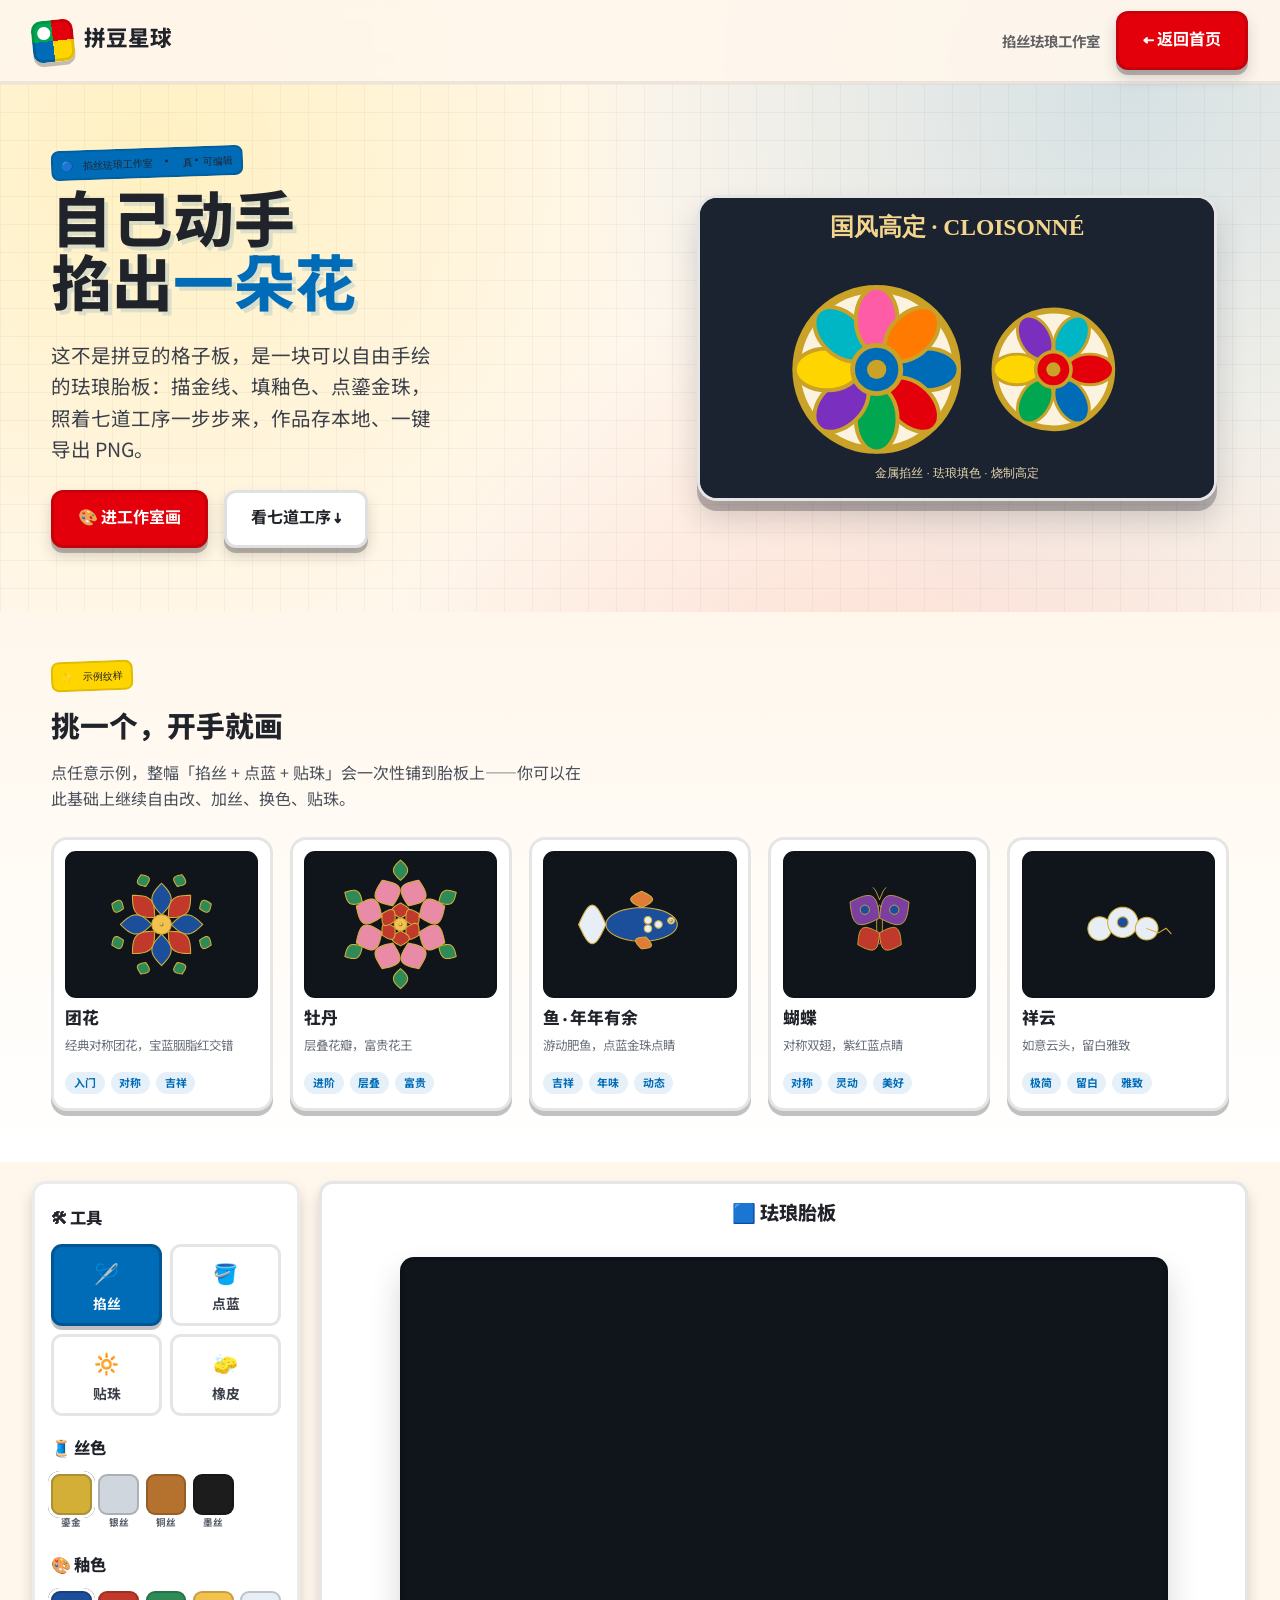
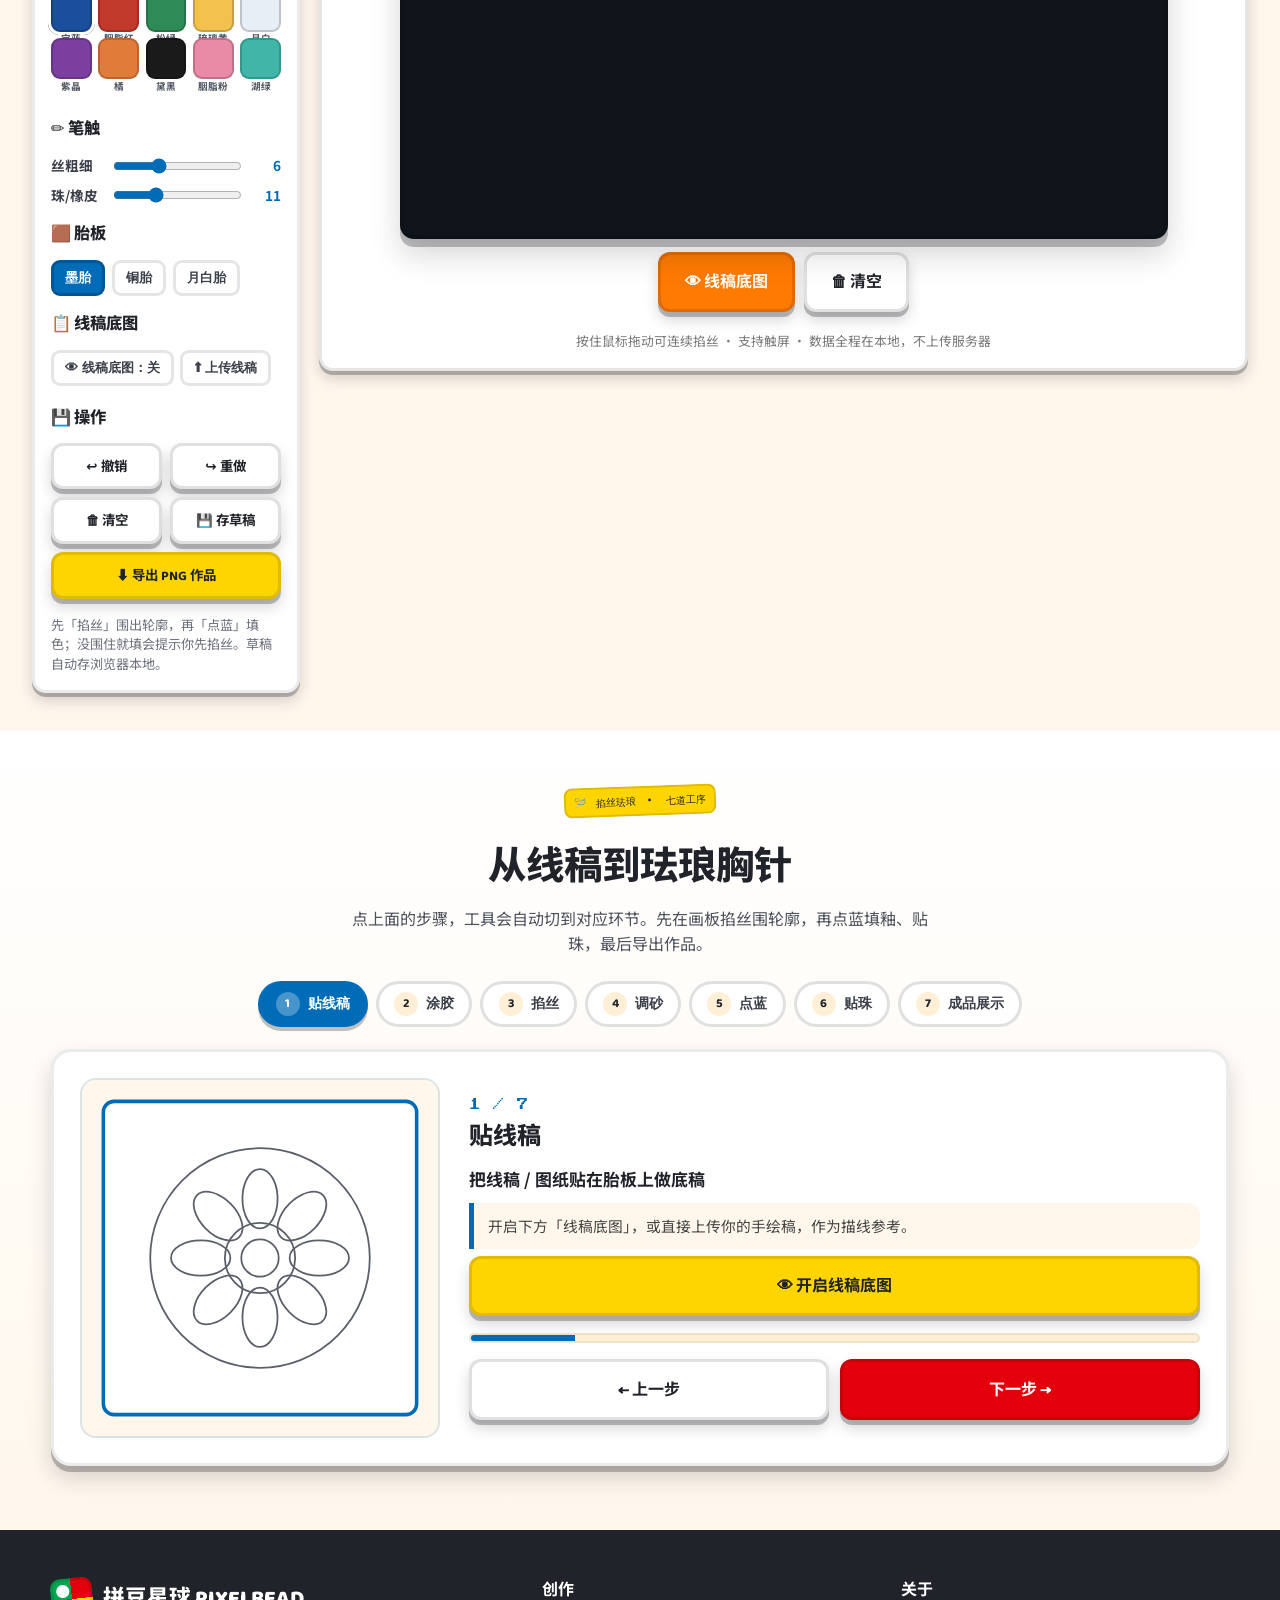
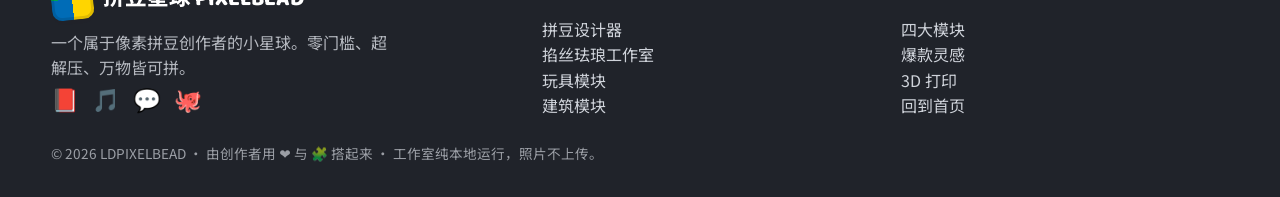
<file: cloisonne-studio.html>
<!DOCTYPE html>
<html lang="zh-CN">
<head>
<meta charset="UTF-8">
<meta name="viewport" content="width=device-width, initial-scale=1.0">
<title>掐丝珐琅工作室 · 真正可编辑 | 拼豆星球 PIXELBEAD</title>
<meta name="description" content="拼豆星球掐丝珐琅工作室：自由掐丝描金线、点蓝填釉、贴鎏金珠，真正可以自己动手编辑的珐琅设计器，跟着七道工序一步步做，导出 PNG。">
<link rel="stylesheet" href="assets/css/style.css">
<link rel="stylesheet" href="assets/css/studio.css">
</head>
<body>

<nav class="designer-nav">
  <a class="brand" href="index.html"><span class="logo"></span>拼豆星球</a>
  <div style="display:flex;gap:1rem;align-items:center;font-weight:700;">
    <span id="moduleLabel" style="font-size:.9rem;opacity:.7">掐丝珐琅工作室</span>
    <a class="btn btn-red" href="index.html">← 返回首页</a>
  </div>
</nav>

<header class="subhero" style="--accent:#006CB7">
  <div class="wrap subhero-grid">
    <div>
      <span class="hero-badge">🔵 掐丝珐琅工作室 · 真·可编辑</span>
      <h1>自己动手<br>掐出<span class="hl">一朵花</span></h1>
      <p class="lead">这不是拼豆的格子板，是一块可以自由手绘的珐琅胎板：描金线、填釉色、点鎏金珠，照着七道工序一步步来，作品存本地、一键导出 PNG。</p>
      <div class="hero-cta">
        <a class="btn btn-red" href="#studio">🎨 进工作室画</a>
        <a class="btn btn-ghost" href="#craft">看七道工序 ↓</a>
      </div>
    </div>
    <div class="subhero-media">
      <img src="assets/img/cloisonne-hero.svg" alt="掐丝珐琅团花与胸针" class="subhero-img">
    </div>
  </div>
</header>

<!-- 示例纹样画廊 -->
<section id="examples" class="ex-wrap">
  <div class="wrap">
    <span class="hero-badge">✨ 示例纹样</span>
    <h2>挑一个，开手就画</h2>
    <p class="lead">点任意示例，整幅「掐丝 + 点蓝 + 贴珠」会一次性铺到胎板上——你可以在此基础上继续自由改、加丝、换色、贴珠。</p>
    <div class="ex-gallery" id="exGallery"><!-- JS 注入示例卡片 --></div>
  </div>
</section>

<section id="studio" class="studio-wrap">

  <!-- 左：工具 + 色板 + 笔触 + 操作 -->
  <aside class="panel studio-panel">
    <h4>🛠 工具</h4>
    <div class="st-tool-row">
      <div class="st-tool active" data-tool="wire"><span class="gi">🪡</span>掐丝</div>
      <div class="st-tool" data-tool="fill"><span class="gi">🪣</span>点蓝</div>
      <div class="st-tool" data-tool="bead"><span class="gi">🔆</span>贴珠</div>
      <div class="st-tool" data-tool="erase"><span class="gi">🧽</span>橡皮</div>
    </div>

    <h4>🧵 丝色</h4>
    <div class="st-palette" id="wirePalette"></div>

    <h4>🎨 釉色</h4>
    <div class="st-palette" id="enamelPalette"></div>

    <h4>✏️ 笔触</h4>
    <div class="st-range">
      <label>丝粗细</label>
      <input type="range" id="wireWidth" min="2" max="14" value="6">
      <span class="val" id="wireWidthVal">6</span>
    </div>
    <div class="st-range">
      <label>珠/橡皮</label>
      <input type="range" id="beadSize" min="6" max="22" value="11">
      <span class="val" id="beadSizeVal">11</span>
    </div>
    <h4 style="margin-top:1rem">🟫 胎板</h4>
    <div class="st-seg plate"></div>
    <h4 style="margin-top:1rem">📋 线稿底图</h4>
    <div class="st-seg" style="margin-bottom:.5rem">
      <button id="btnGuide">👁 线稿底图：关</button>
      <button id="btnUpload">⬆ 上传线稿</button>
    </div>
    <input type="file" id="guideUpload" class="hidden-file" accept="image/*">

    <h4 style="margin-top:1.2rem">💾 操作</h4>
    <div class="st-actions">
      <button class="btn btn-ghost" id="btnUndo">↩ 撤销</button>
      <button class="btn btn-ghost" id="btnRedo">↪ 重做</button>
      <button class="btn btn-ghost" id="btnClear">🗑 清空</button>
      <button class="btn btn-ghost" id="btnSave">💾 存草稿</button>
      <button class="btn btn-yellow" id="btnExport" style="grid-column:1 / -1">⬇ 导出 PNG 作品</button>
    </div>
    <p class="hint" style="margin-top:1rem">先「掐丝」围出轮廓，再「点蓝」填色；没围住就填会提示你先掐丝。草稿自动存浏览器本地。</p>
  </aside>

  <!-- 中：画板 -->
  <main class="canvas-stage">
    <div style="font-family:var(--font-disp);font-weight:800;font-size:1.2rem;margin-bottom:.8rem">🟦 珐琅胎板</div>
    <div class="studio-stage">
      <div class="studio-plate" id="plate" style="background:#10151c">
        <img class="guide-img" id="guideImg" src="assets/img/process-1.svg" alt="线稿底图" hidden>
        <canvas id="clCanvas"></canvas>
      </div>
    </div>
    <div class="stage-tools">
      <button class="btn btn-orange" id="btnGuide2" onclick="document.getElementById('btnGuide').click()">👁 线稿底图</button>
      <button class="btn btn-ghost" id="btnClear2" onclick="document.getElementById('btnClear').click()">🗑 清空</button>
    </div>
    <p class="hint">按住鼠标拖动可连续掐丝 · 支持触屏 · 数据全程在本地，不上传服务器</p>
  </main>

</section>

<!-- 七道工序引导 -->
<section id="craft" class="proc-sec studio-proc" style="--accent:#006CB7">
  <div class="wrap proc-inner">
    <div class="proc-head">
      <span class="hero-badge">🪡 掐丝珐琅 · 七道工序</span>
      <h2>从线稿到珐琅胸针</h2>
      <p>点上面的步骤，工具会自动切到对应环节。先在画板掐丝围轮廓，再点蓝填釉、贴珠，最后导出作品。</p>
    </div>

    <div class="proc-steps" id="procSteps"><!-- JS 注入 7 个步骤胶囊 --></div>

    <div class="proc-detail">
      <div class="proc-media"><img id="procImg" src="assets/img/process-1.svg" alt="贴线稿"></div>
      <div class="proc-text">
        <div class="proc-no" id="procNo">1 / 7</div>
        <h3 id="procTitle">贴线稿</h3>
        <p class="proc-desc" id="procDesc"></p>
        <div class="proc-tip" id="procTip"></div>
        <button class="btn btn-yellow" id="procAction" style="display:none;width:100%;justify-content:center;margin-top:.4rem"></button>
        <div class="proc-progress"><div class="proc-bar" id="procBar"></div></div>
        <div class="proc-nav">
          <button class="btn btn-ghost" id="procPrev">← 上一步</button>
          <button class="btn btn-red" id="procNext">下一步 →</button>
        </div>
      </div>
    </div>
  </div>
</section>

<footer>
  <div class="wrap foot-grid">
    <div>
      <div class="brand" style="color:#fff;margin-bottom:.6rem"><span class="logo"></span>拼豆星球 PIXELBEAD</div>
      <p style="max-width:38ch;opacity:.85">一个属于像素拼豆创作者的小星球。零门槛、超解压、万物皆可拼。</p>
      <div class="foot-social"><span>📕</span><span>🎵</span><span>💬</span><span>🐙</span></div>
    </div>
    <div>
      <h4>创作</h4>
      <p><a href="designer.html">拼豆设计器</a></p>
      <p><a href="cloisonne-studio.html">掐丝珐琅工作室</a></p>
      <p><a href="toys.html">玩具模块</a></p>
      <p><a href="architecture.html">建筑模块</a></p>
    </div>
    <div>
      <h4>关于</h4>
      <p><a href="index.html#modules">四大模块</a></p>
      <p><a href="index.html#buzz">爆款灵感</a></p>
      <p><a href="index.html#cta">3D 打印</a></p>
      <p><a href="index.html#top">回到首页</a></p>
    </div>
  </div>
  <div class="wrap"><p class="small">© 2026 LDPIXELBEAD · 由创作者用 ❤ 与 🧩 搭起来 · 工作室纯本地运行，照片不上传。</p></div>
</footer>

<div class="toast" id="toast"></div>

<script src="assets/js/cloisonne-examples.js"></script>
<script src="assets/js/cloisonne-studio.js"></script>
</body>
</html>
</file>
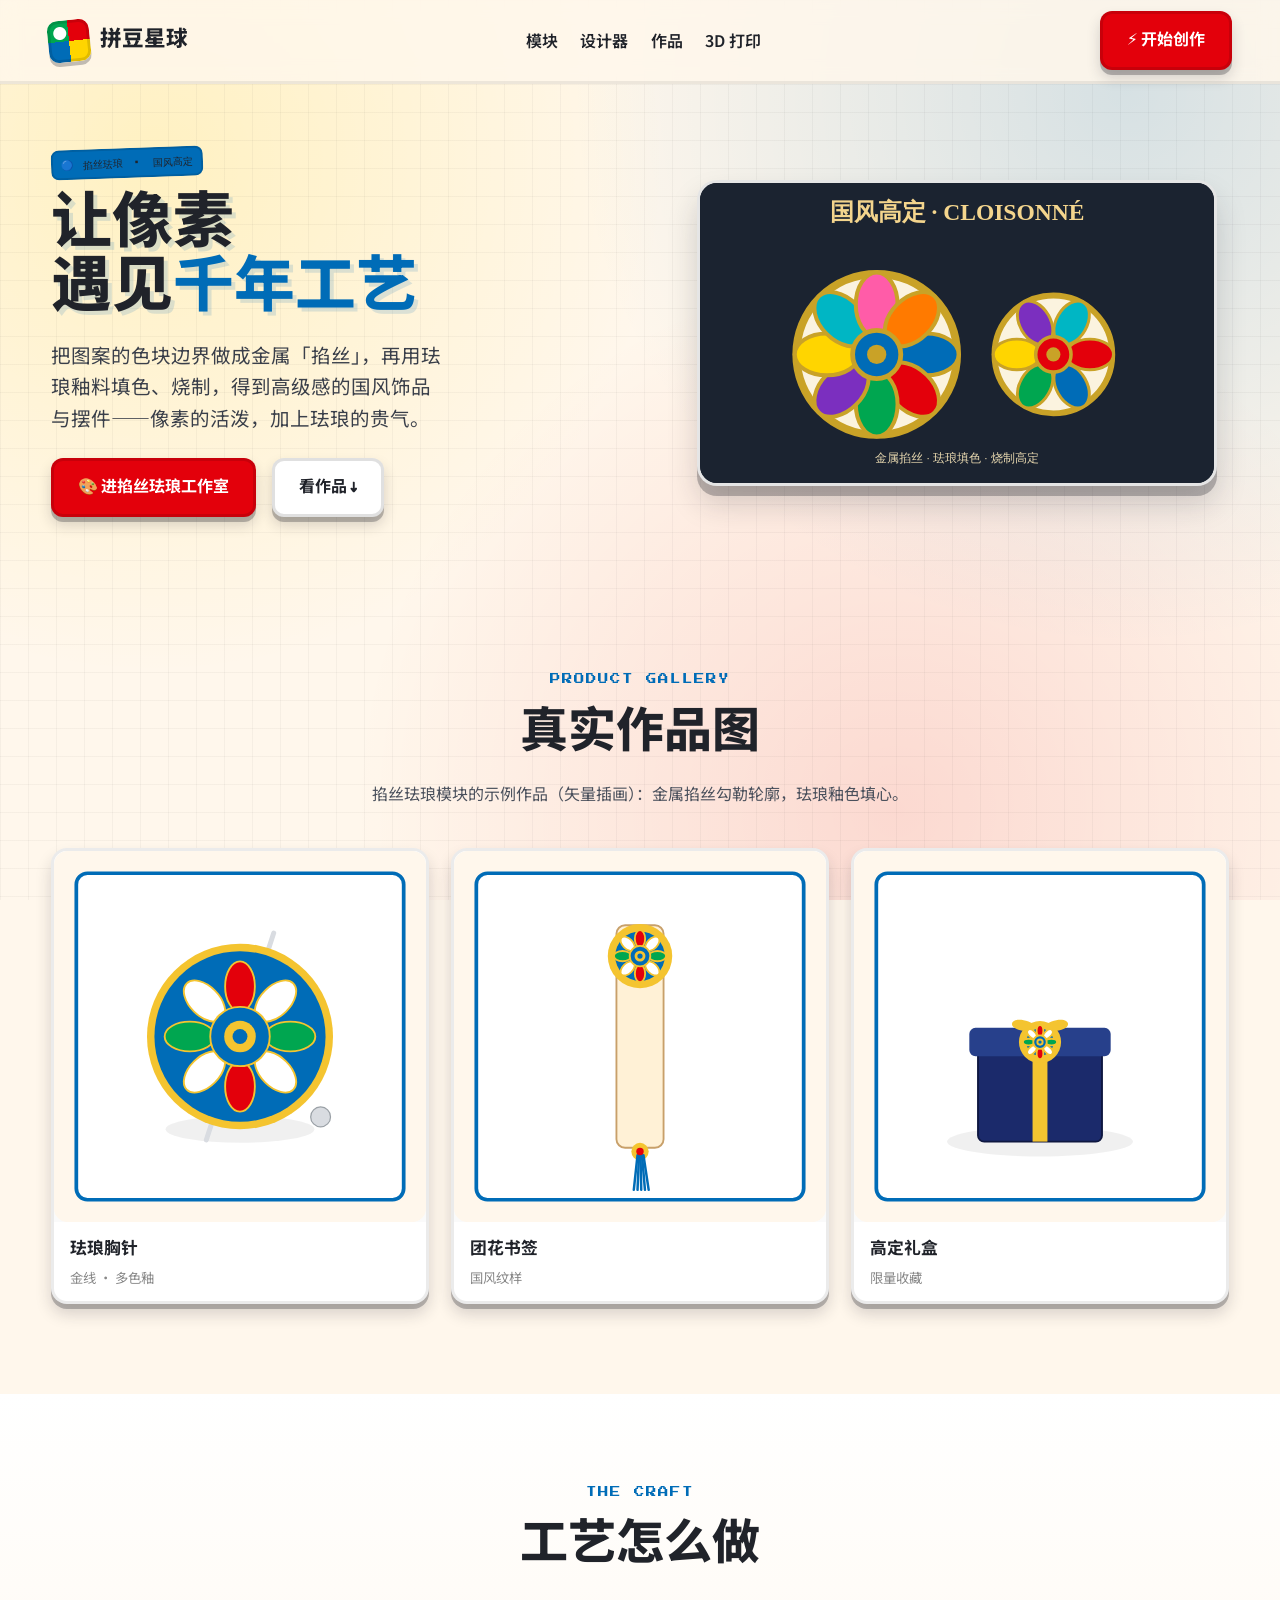
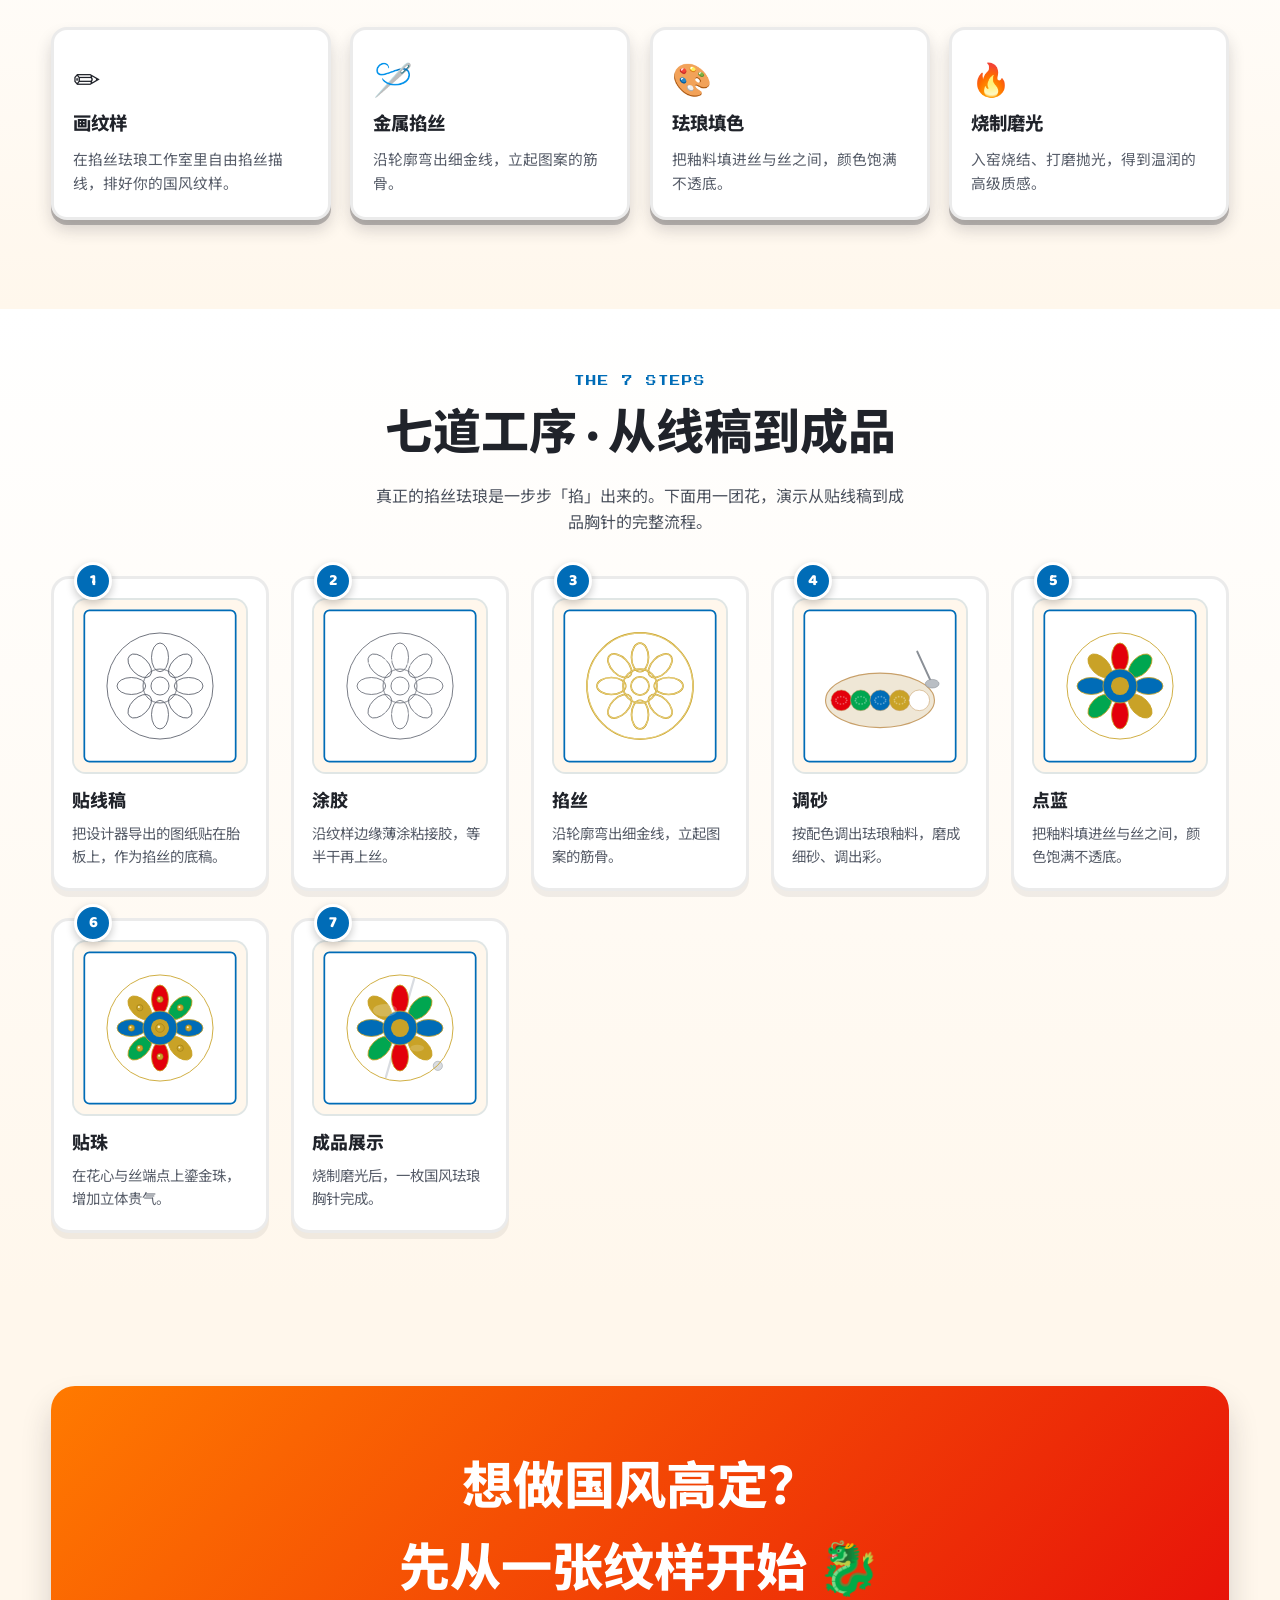
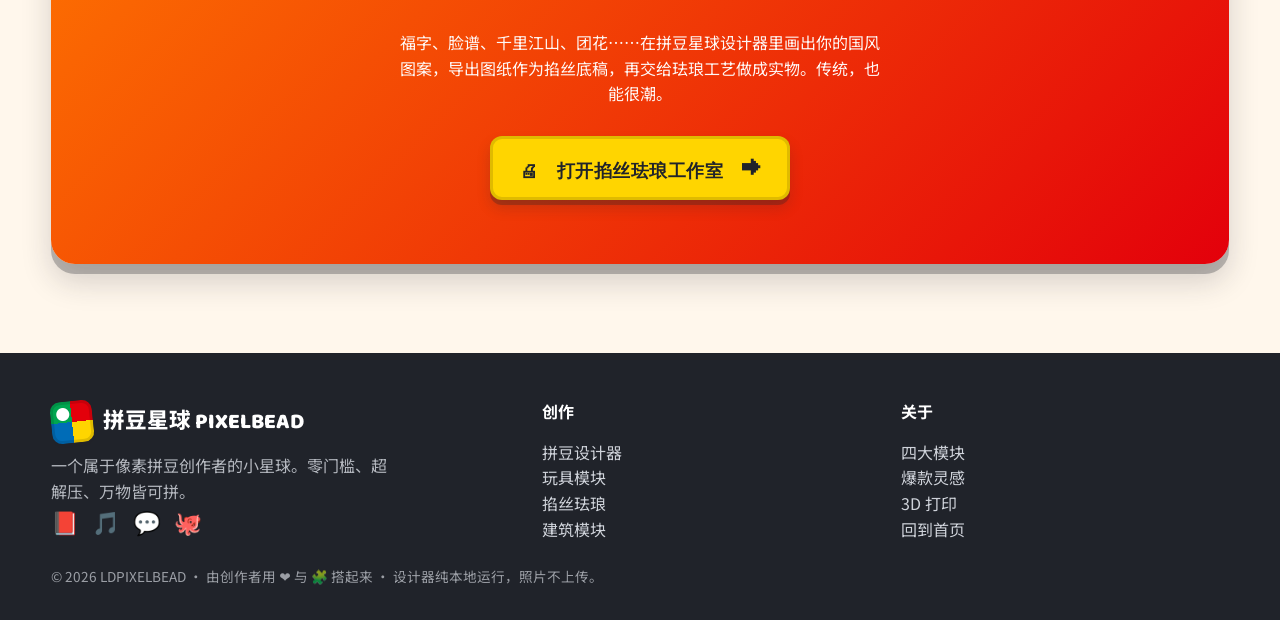
<file: cloisonne.html>
<!DOCTYPE html>
<html lang="zh-CN">
<head>
<meta charset="UTF-8">
<meta name="viewport" content="width=device-width, initial-scale=1.0">
<title>掐丝珐琅模块 · 国风高定 | 拼豆星球 PIXELBEAD</title>
<meta name="description" content="拼豆星球掐丝珐琅模块：让像素遇见千年工艺。金属掐丝 + 珐琅填色，做高级感的国风饰品与摆件——书签、胸针、团花礼盒。">
<link rel="stylesheet" href="assets/css/style.css">
</head>
<body>

<nav class="nav">
  <a class="brand" href="index.html"><span class="logo"></span>拼豆星球</a>
  <div class="nav-links">
    <a href="index.html#modules">模块</a>
    <a href="designer.html">设计器</a>
    <a href="index.html#gallery">作品</a>
    <a href="index.html#cta">3D 打印</a>
  </div>
  <a class="btn btn-red" href="designer.html">⚡ 开始创作</a>
</nav>

<header class="subhero" style="--accent:#006CB7">
  <div class="wrap subhero-grid">
    <div>
      <span class="hero-badge">🔵 掐丝珐琅 · 国风高定</span>
      <h1>让像素<br>遇见<span class="hl">千年工艺</span></h1>
      <p class="lead">把图案的色块边界做成金属「掐丝」，再用珐琅釉料填色、烧制，得到高级感的国风饰品与摆件——像素的活泼，加上珐琅的贵气。</p>
      <div class="hero-cta">
        <a class="btn btn-red" href="cloisonne-studio.html">🎨 进掐丝珐琅工作室</a>
        <a class="btn btn-ghost" href="#gallery">看作品 ↓</a>
      </div>
    </div>
    <div class="subhero-media">
      <img src="assets/img/cloisonne-hero.svg" alt="掐丝珐琅团花与胸针" class="subhero-img">
    </div>
  </div>
</header>

<section id="gallery">
  <div class="wrap">
    <div class="sec-head reveal">
      <div class="kicker">PRODUCT GALLERY</div>
      <h2>真实作品图</h2>
      <p>掐丝珐琅模块的示例作品（矢量插画）：金属掐丝勾勒轮廓，珐琅釉色填心。</p>
    </div>
    <div class="art-row">
      <figure class="art-fig reveal"><img src="assets/img/cloisonne-1.svg" alt="珐琅胸针"><figcaption><b>珐琅胸针</b><small>金线 · 多色釉</small></figcaption></figure>
      <figure class="art-fig reveal"><img src="assets/img/cloisonne-2.svg" alt="团花书签"><figcaption><b>团花书签</b><small>国风纹样</small></figcaption></figure>
      <figure class="art-fig reveal"><img src="assets/img/cloisonne-3.svg" alt="高定礼盒"><figcaption><b>高定礼盒</b><small>限量收藏</small></figcaption></figure>
    </div>
  </div>
</section>

<section class="feat-sec">
  <div class="wrap">
    <div class="sec-head reveal"><div class="kicker">THE CRAFT</div><h2>工艺怎么做</h2></div>
    <div class="feat-grid">
      <div class="feat-card reveal"><div class="ico">✏️</div><h3>画纹样</h3><p>在掐丝珐琅工作室里自由掐丝描线，排好你的国风纹样。</p></div>
      <div class="feat-card reveal"><div class="ico">🪡</div><h3>金属掐丝</h3><p>沿轮廓弯出细金线，立起图案的筋骨。</p></div>
      <div class="feat-card reveal"><div class="ico">🎨</div><h3>珐琅填色</h3><p>把釉料填进丝与丝之间，颜色饱满不透底。</p></div>
      <div class="feat-card reveal"><div class="ico">🔥</div><h3>烧制磨光</h3><p>入窑烧结、打磨抛光，得到温润的高级质感。</p></div>
    </div>
  </div>
</section>

<section id="craft" class="process-sec" style="--accent:#006CB7">
  <div class="wrap">
    <div class="sec-head reveal">
      <div class="kicker">THE 7 STEPS</div>
      <h2>七道工序 · 从线稿到成品</h2>
      <p>真正的掐丝珐琅是一步步「掐」出来的。下面用一团花，演示从贴线稿到成品胸针的完整流程。</p>
    </div>
    <div class="steps">
      <div class="step reveal"><div class="step-no">1</div><div class="step-media"><img src="assets/img/process-1.svg" alt="贴线稿"></div><h3>贴线稿</h3><p>把设计器导出的图纸贴在胎板上，作为掐丝的底稿。</p></div>
      <div class="step reveal"><div class="step-no">2</div><div class="step-media"><img src="assets/img/process-2.svg" alt="涂胶"></div><h3>涂胶</h3><p>沿纹样边缘薄涂粘接胶，等半干再上丝。</p></div>
      <div class="step reveal"><div class="step-no">3</div><div class="step-media"><img src="assets/img/process-3.svg" alt="掐丝"></div><h3>掐丝</h3><p>沿轮廓弯出细金线，立起图案的筋骨。</p></div>
      <div class="step reveal"><div class="step-no">4</div><div class="step-media"><img src="assets/img/process-4.svg" alt="调砂"></div><h3>调砂</h3><p>按配色调出珐琅釉料，磨成细砂、调出彩。</p></div>
      <div class="step reveal"><div class="step-no">5</div><div class="step-media"><img src="assets/img/process-5.svg" alt="点蓝"></div><h3>点蓝</h3><p>把釉料填进丝与丝之间，颜色饱满不透底。</p></div>
      <div class="step reveal"><div class="step-no">6</div><div class="step-media"><img src="assets/img/process-6.svg" alt="贴珠"></div><h3>贴珠</h3><p>在花心与丝端点上鎏金珠，增加立体贵气。</p></div>
      <div class="step reveal"><div class="step-no">7</div><div class="step-media"><img src="assets/img/process-7.svg" alt="成品展示"></div><h3>成品展示</h3><p>烧制磨光后，一枚国风珐琅胸针完成。</p></div>
    </div>
  </div>
</section>

<section id="cta" class="cta">
  <div class="wrap">
    <div class="cta-box reveal">
      <h2>想做国风高定？<br>先从一张纹样开始 🐉</h2>
      <p>福字、脸谱、千里江山、团花……在拼豆星球设计器里画出你的国风图案，导出图纸作为掐丝底稿，再交给珐琅工艺做成实物。传统，也能很潮。</p>
      <a class="btn btn-yellow btn-pixel" href="cloisonne-studio.html">🖨 打开掐丝珐琅工作室 →</a>
    </div>
  </div>
</section>

<footer>
  <div class="wrap foot-grid">
    <div>
      <div class="brand" style="color:#fff;margin-bottom:.6rem"><span class="logo"></span>拼豆星球 PIXELBEAD</div>
      <p style="max-width:38ch;opacity:.85">一个属于像素拼豆创作者的小星球。零门槛、超解压、万物皆可拼。</p>
      <div class="foot-social"><span>📕</span><span>🎵</span><span>💬</span><span>🐙</span></div>
    </div>
    <div>
      <h4>创作</h4>
      <p><a href="designer.html">拼豆设计器</a></p>
      <p><a href="toys.html">玩具模块</a></p>
      <p><a href="cloisonne.html">掐丝珐琅</a></p>
      <p><a href="architecture.html">建筑模块</a></p>
    </div>
    <div>
      <h4>关于</h4>
      <p><a href="index.html#modules">四大模块</a></p>
      <p><a href="index.html#buzz">爆款灵感</a></p>
      <p><a href="index.html#cta">3D 打印</a></p>
      <p><a href="index.html#top">回到首页</a></p>
    </div>
  </div>
  <div class="wrap"><p class="small">© 2026 LDPIXELBEAD · 由创作者用 ❤ 与 🧩 搭起来 · 设计器纯本地运行，照片不上传。</p></div>
</footer>

<script>
document.addEventListener('DOMContentLoaded',function(){
  var els=document.querySelectorAll('.reveal');
  if(!('IntersectionObserver' in window)){els.forEach(function(e){e.classList.add('in');});return;}
  var io=new IntersectionObserver(function(es){es.forEach(function(e){if(e.isIntersecting){e.target.classList.add('in');io.unobserve(e.target);}});},{threshold:.12});
  els.forEach(function(e){io.observe(e);});
});
</script>
</body>
</html>
</file>
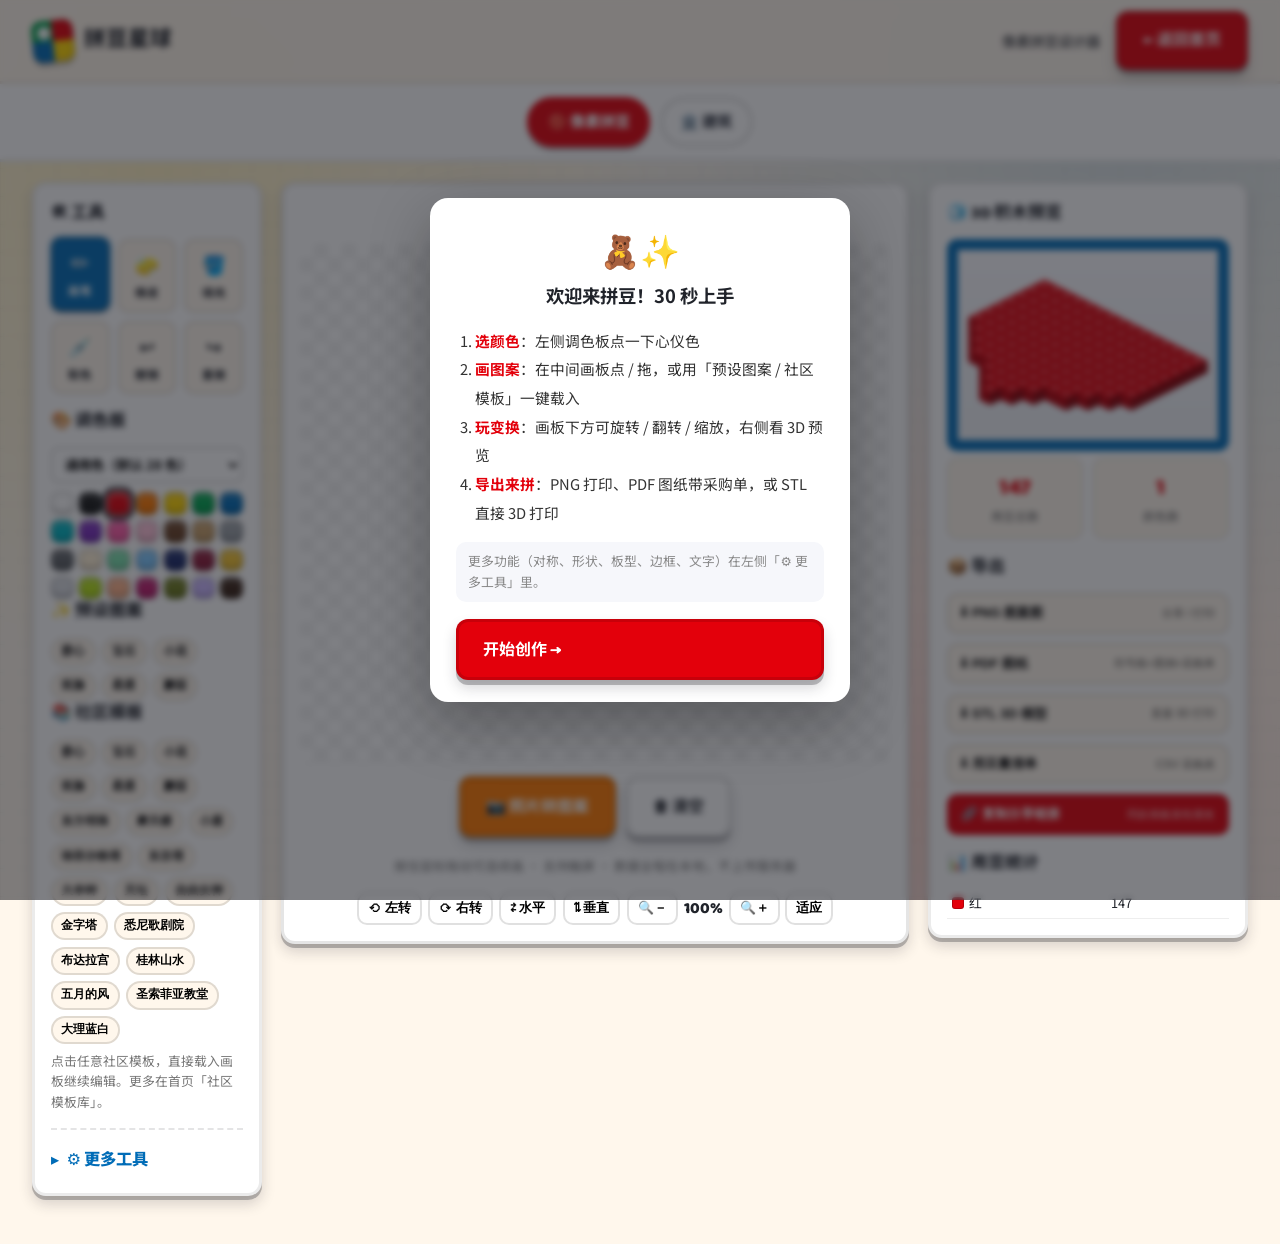
<file: designer.html>
<!DOCTYPE html>
<html lang="zh-CN">
<head>
<meta charset="UTF-8">
<meta name="viewport" content="width=device-width, initial-scale=1.0">
<title>像素拼豆设计器 · 拼豆星球 PIXELBEAD</title>
<meta name="description" content="拼豆星球在线拼豆设计器：自由绘制、照片转图案、等距 3D 积木预览，一键导出 PNG / STL 直接 3D 打印。">
<link rel="stylesheet" href="assets/css/style.css">
</head>
<body>

<nav class="designer-nav">
  <a class="brand" href="index.html"><span class="logo"></span>拼豆星球</a>
  <div style="display:flex;gap:1rem;align-items:center;font-weight:700;">
    <span id="moduleLabel" style="font-size:.9rem;opacity:.7">像素拼豆设计器</span>
    <a class="btn btn-red" href="index.html">← 返回首页</a>
  </div>
</nav>

<div class="module-tabs" id="moduleTabs">
  <button data-mod="pixel" class="mtab active">🔴 像素拼豆</button>
  <button data-mod="architecture" class="mtab">🏛️ 建筑</button>
</div>

<div class="designer-wrap">

  <!-- 左：核心工具常显，高级功能收进「更多工具」折叠分组 -->
  <aside class="panel" id="leftPanel">
    <button class="panel-toggle-m" id="leftToggle" aria-expanded="true" type="button">🛠 工具 / 调色板 <span class="caret">▾</span></button>

    <!-- 核心：工具 -->
    <h4>🛠 工具</h4>
    <div class="tool-row">
      <div class="tool active" data-tool="pen" title="画笔：左键画一格（右键任意处可取色）"><span class="gi">✏️</span>画笔</div>
      <div class="tool" data-tool="eraser" title="橡皮：左键擦除一格"><span class="gi">🧽</span>橡皮</div>
      <div class="tool" data-tool="fill" title="填充：点击闭合区域一键填色"><span class="gi">🪣</span>填充</div>
      <div class="tool" data-tool="picker" title="取色：点击吸取画板上已有颜色"><span class="gi">💉</span>取色</div>
      <div class="tool" id="btnUndo" title="撤销（Ctrl+Z）"><span class="gi">↩️</span>撤销</div>
      <div class="tool" id="btnRedo" title="重做（Ctrl+Y）"><span class="gi">↪️</span>重做</div>
    </div>

    <!-- 核心：调色板 -->
    <h4>🎨 调色板</h4>
    <select class="mini-select" id="brandSel" style="width:100%;margin-bottom:.6rem">
      <option value="">通用色（默认 28 色）</option>
      <option value="Hama">Hama 哈马</option>
      <option value="Perler">Perler 培乐</option>
      <option value="Artkal">Artkal 爱卡</option>
      <option value="Nabbi">Nabbi 纳比</option>
    </select>
    <div class="palette" id="palette"></div>

    <!-- 核心：预设图案 + 社区模板 -->
    <h4>✨ 预设图案</h4>
    <div class="preset-row" id="presets"></div>

    <h4>📚 社区模板</h4>
    <div class="preset-row" id="community"></div>
    <p class="hint">点击任意社区模板，直接载入画板继续编辑。更多在首页「社区模板库」。</p>

    <!-- 高级：默认收起 -->
    <details class="adv">
      <summary>⚙️ 更多工具</summary>

      <h4>🪞 对称镜像</h4>
      <div class="tool-row" id="symRow">
        <div class="tool" data-sym="none"><span class="gi">⬜</span>无</div>
        <div class="tool" data-sym="h"><span class="gi">↔️</span>左右</div>
        <div class="tool" data-sym="v"><span class="gi">↕️</span>上下</div>
        <div class="tool" data-sym="quad"><span class="gi">✚</span>四向</div>
      </div>

      <h4>📐 形状工具</h4>
      <div class="tool-row" id="shapeRow">
        <div class="tool" data-shape="line" title="直线：拖拽画直线"><span class="gi">📏</span>直线</div>
        <div class="tool" data-shape="rect" title="方块：拖拽画矩形"><span class="gi">⬛</span>方块</div>
        <div class="tool" data-shape="circle" title="圆：从圆心拖拽到半径"><span class="gi">⚪</span>圆</div>
        <div class="tool on" id="shapeFill" title="切换形状填充：实心 / 描边（空心）"><span class="gi">🔴</span>实心</div>
      </div>
      <p class="hint">选形状后，在画板上按住拖拽即可绘制；画完自动回到画笔。可切换「实心」画空心圆/方块。</p>

      <h4>📐 板型预设</h4>
      <div class="board-presets" id="boardPresets">
        <button class="bp active" data-c="15" data-r="15">15×15</button>
        <button class="bp" data-c="10" data-r="10">10×10<small>钥匙扣</small></button>
        <button class="bp" data-c="20" data-r="20">20×20<small>杯垫</small></button>
        <button class="bp" data-c="14" data-r="14">14×14<small>小方板</small></button>
        <button class="bp" data-c="24" data-r="24">24×24</button>
        <button class="bp" data-c="29" data-r="29">29×29<small>标准板</small></button>
        <button class="bp" data-c="29" data-r="21">29×21<small>长方板</small></button>
        <button class="bp" data-c="14" data-r="29">14×29<small>竖长板</small></button>
      </div>
      <p class="hint">点预设切换真实拼豆板尺寸，原图案左上角保留、其余留空。</p>

      <h4>🖼 边框主题</h4>
      <button class="frame-toggle on" id="btnFrame">边框：开</button>
      <div class="frame-colors" id="frameColors"></div>
      <p class="hint">点主题换爆款边框，点颜色换主色，导出 PNG 也带框。</p>

      <h4>🔤 文字转图案</h4>
      <input class="mini-select" id="textInput" maxlength="12" placeholder="输入文字/网址" style="width:100%;margin-bottom:.5rem">
      <button class="export-btn" id="btnText" style="width:100%">⬇ 生成文字图案</button>
    </details>
  </aside>

  <!-- 中：画板 -->
  <main class="canvas-stage">
    <div style="font-family:var(--font-disp);font-weight:800;font-size:1.2rem">🟦 拼豆画板</div>
    <canvas id="beadCanvas"></canvas>
    <div class="stage-tools">
      <button class="btn btn-orange" id="btnPhoto">📷 照片转图案</button>
      <button class="btn btn-ghost" id="btnClear">🗑 清空</button>
      <input type="file" id="photoInput" class="hidden-file" accept="image/*">
    </div>
    <p class="hint">按住鼠标拖动可连续画 · 支持触屏 · 数据全程在本地，不上传服务器</p>
    <div class="canvas-actions">
      <button id="rotL" title="逆时针旋转 90°">⟲ 左转</button>
      <button id="rotR" title="顺时针旋转 90°">⟳ 右转</button>
      <button id="flipH" title="水平翻转">⇄ 水平</button>
      <button id="flipV" title="垂直翻转">⇅ 垂直</button>
      <span class="zoom">
        <button id="zoomOut" title="缩小">🔍－</button>
        <span id="zoomLabel">100%</span>
        <button id="zoomIn" title="放大">🔍＋</button>
        <button id="zoomFit" title="适应屏幕">适应</button>
      </span>
    </div>
    <div id="photoOpts" style="display:none; background:#fff7ec; border:2px solid rgba(0,0,0,.08); border-radius:12px; padding:.8rem; margin-top:.6rem; width:100%;">
      <div style="font-weight:800; margin-bottom:.4rem">📷 图片生成拼豆图纸</div>
      <div style="display:flex; gap:.8rem; flex-wrap:wrap; align-items:center; font-size:.82rem; font-weight:700;">
        <label>网格宽度(清晰度) <input type="range" id="phWidth" min="8" max="100" value="40" style="vertical-align:middle"> <b id="phWidthV">40</b></label>
        <label>颜色数 <input type="range" id="phColors" min="3" max="24" value="12" style="vertical-align:middle"> <b id="phColorsV">12</b></label>
        <label><input type="checkbox" id="phDither"> 抖动</label>
      </div>
      <div style="display:flex; gap:.8rem; flex-wrap:wrap; align-items:center; font-size:.82rem; font-weight:700; margin-top:.4rem;">
        <label><input type="checkbox" id="phSquare"> 强制正方形</label>
        <span style="color:#8a6d3b" id="phDims">— 选好图片后显示尺寸 —</span>
      </div>
      <div style="display:flex; gap:.5rem; margin-top:.5rem;">
        <button class="btn btn-red" id="phConvert" style="padding:.4em .9em; flex:1">转换生成图纸</button>
        <button class="btn btn-yellow" id="phExport" style="padding:.4em .9em; flex:1" disabled>导出图纸(含清单)</button>
      </div>
      <p class="hint" style="margin:.5rem 0 0">网格越宽越清晰、豆子越多。转换后点「导出图纸」可一键生成含采购清单的 PDF 图纸。</p>
    </div>
  </main>

  <!-- 右：3D 预览 + 统计 + 导出 -->
  <aside class="panel">
    <h4>🧊 3D 积木预览</h4>
    <canvas id="isoCanvas"></canvas>
    <div class="stat-grid">
      <div class="stat"><div class="n" id="statBeads">0</div><div class="l">用豆总数</div></div>
      <div class="stat"><div class="n" id="statColors">0</div><div class="l">颜色数</div></div>
    </div>

    <h4>📦 导出</h4>
    <div class="export-list">
      <button class="export-btn" id="btnPng">⬇ PNG 图案图 <small>分享 / 打印</small></button>
      <button class="export-btn" id="btnPdf">⬇ PDF 图纸 <small>符号格+图例+采购单</small></button>
      <button class="export-btn" id="btnStl">⬇ STL 3D 模型 <small>直接 3D 打印</small></button>
      <button class="export-btn" id="btnList">⬇ 用豆量清单 <small>CSV 采购表</small></button>
      <button class="export-btn share" id="btnShare">🔗 复制分享链接 <small>同款画板发给朋友</small></button>
    </div>

    <h4 style="margin-top:1rem">📊 用豆统计</h4>
    <table class="bead-table"><tbody id="beadTable"></tbody></table>
  </aside>

</div>

<div class="onboard" id="onboard">
  <div class="onboard-card">
    <div class="ob-emoji">🧸✨</div>
    <h3>欢迎来拼豆！30 秒上手</h3>
    <ol class="ob-steps">
      <li><b>选颜色</b>：左侧调色板点一下心仪色</li>
      <li><b>画图案</b>：在中间画板点 / 拖，或用「预设图案 / 社区模板」一键载入</li>
      <li><b>玩变换</b>：画板下方可旋转 / 翻转 / 缩放，右侧看 3D 预览</li>
      <li><b>导出来拼</b>：PNG 打印、PDF 图纸带采购单，或 STL 直接 3D 打印</li>
    </ol>
    <p class="ob-tip">更多功能（对称、形状、板型、边框、文字）在左侧「⚙️ 更多工具」里。</p>
    <button class="btn btn-red" data-close style="width:100%">开始创作 →</button>
  </div>
</div>

<div class="toast" id="toast"></div>

<script src="assets/js/bead-core.js"></script>
<script src="assets/js/patterns.js"></script>
<script src="assets/js/community.js"></script>
<script src="assets/js/designer.js"></script>
</body>
</html>
</file>
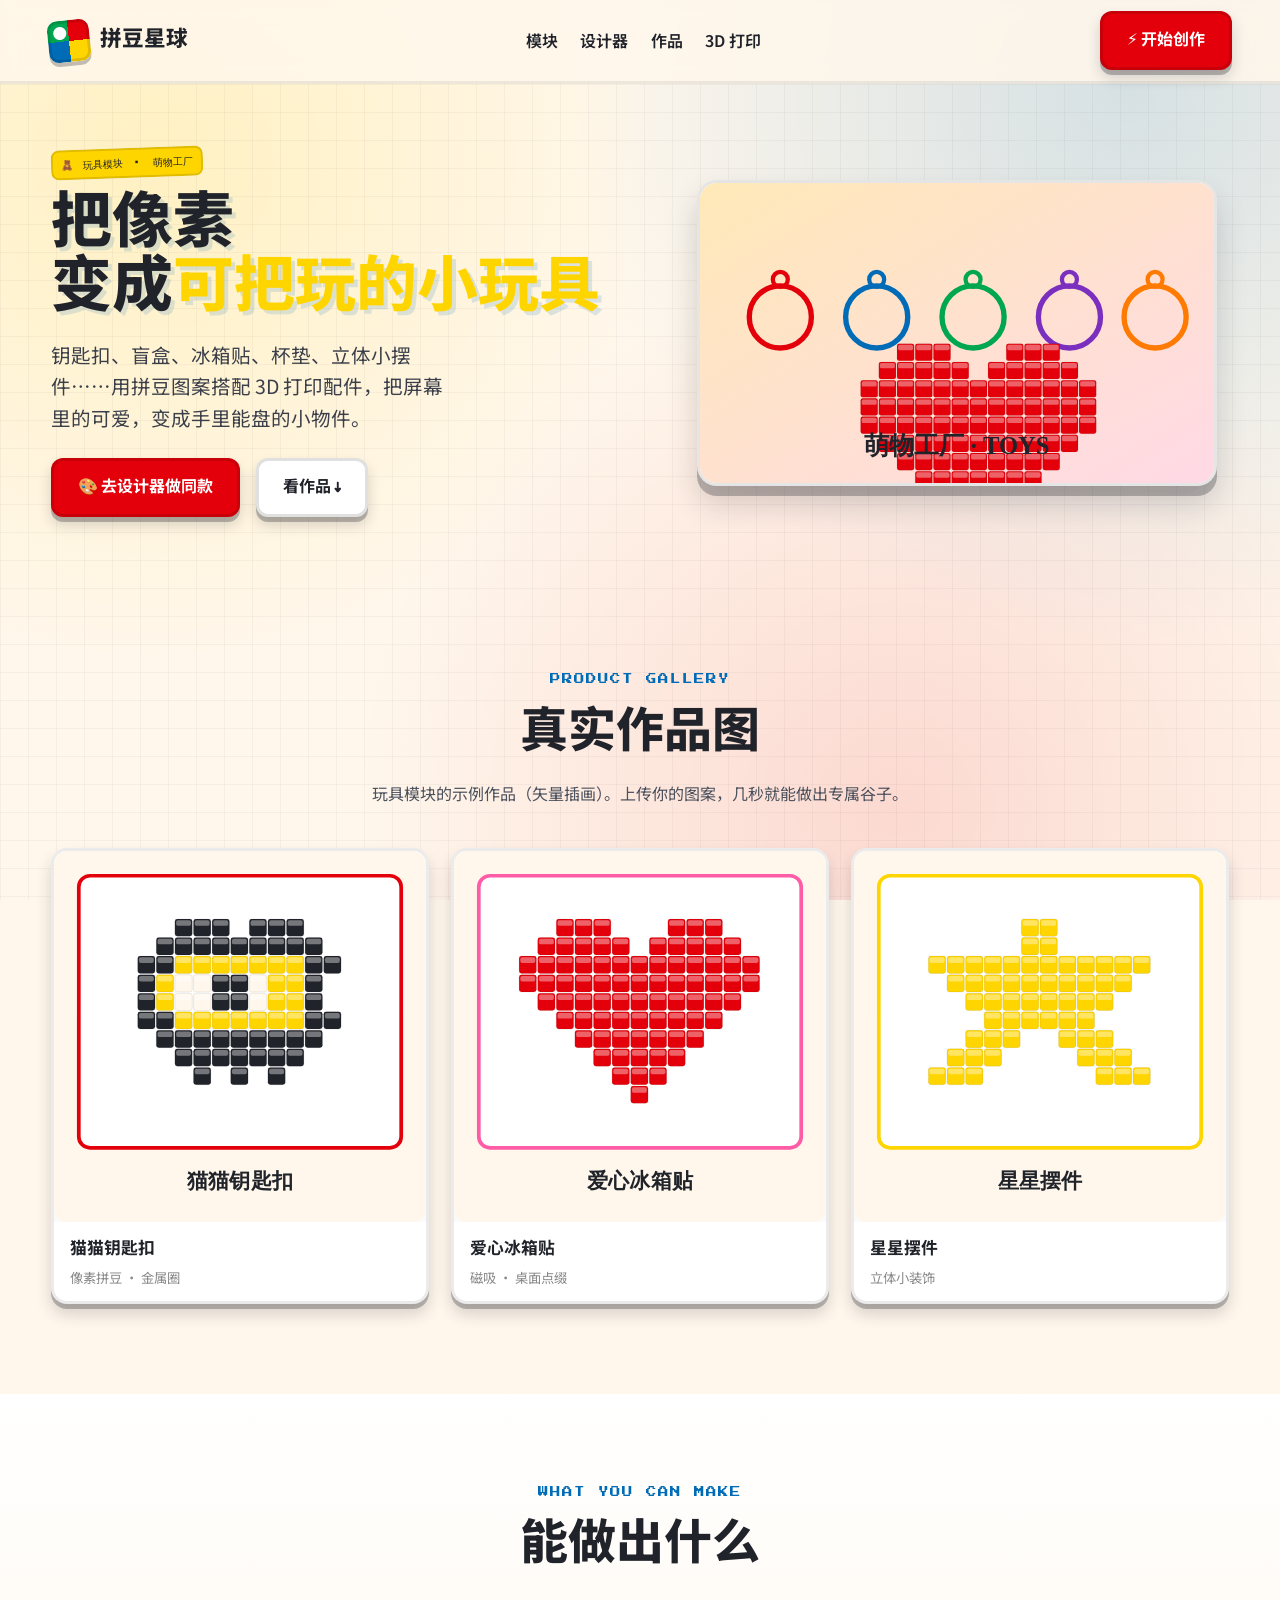
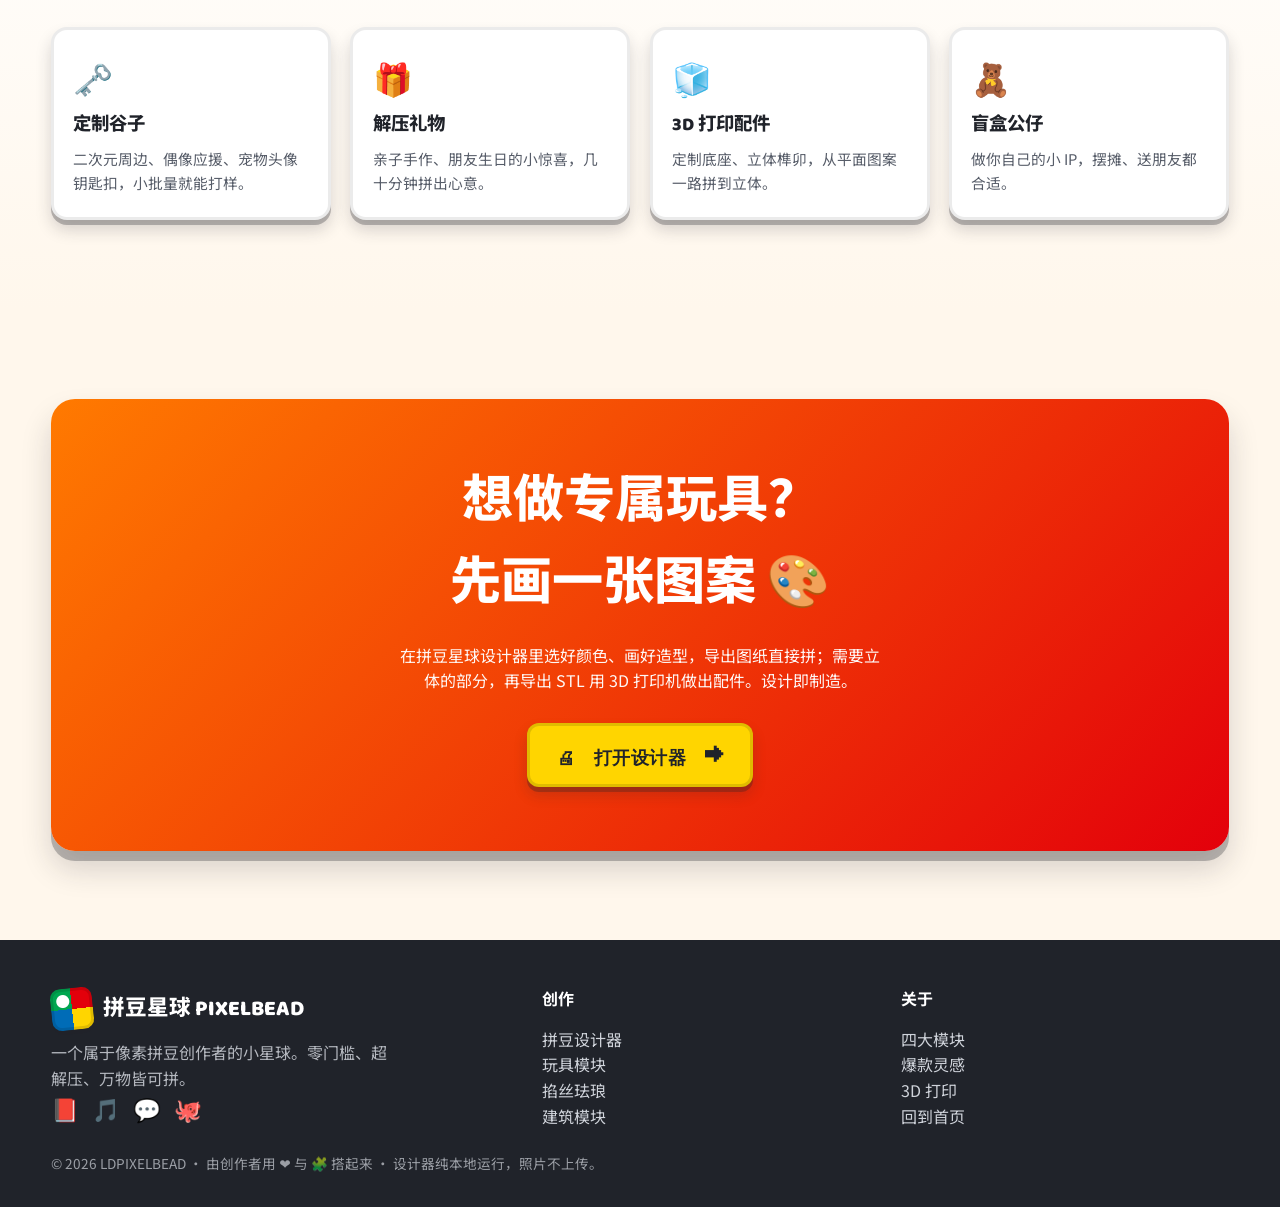
<file: toys.html>
<!DOCTYPE html>
<html lang="zh-CN">
<head>
<meta charset="UTF-8">
<meta name="viewport" content="width=device-width, initial-scale=1.0">
<title>玩具模块 · 萌物工厂 | 拼豆星球 PIXELBEAD</title>
<meta name="description" content="拼豆星球玩具模块：钥匙扣、盲盒、冰箱贴、杯垫、立体小摆件。用拼豆图案 + 3D 打印配件，把可爱的像素变成手里能盘的小玩具。">
<link rel="stylesheet" href="assets/css/style.css">
</head>
<body>

<nav class="nav">
  <a class="brand" href="index.html"><span class="logo"></span>拼豆星球</a>
  <div class="nav-links">
    <a href="index.html#modules">模块</a>
    <a href="designer.html">设计器</a>
    <a href="index.html#gallery">作品</a>
    <a href="index.html#cta">3D 打印</a>
  </div>
  <a class="btn btn-red" href="designer.html">⚡ 开始创作</a>
</nav>

<header class="subhero" style="--accent:#FFD500">
  <div class="wrap subhero-grid">
    <div>
      <span class="hero-badge">🧸 玩具模块 · 萌物工厂</span>
      <h1>把像素<br>变成<span class="hl">可把玩的小玩具</span></h1>
      <p class="lead">钥匙扣、盲盒、冰箱贴、杯垫、立体小摆件……用拼豆图案搭配 3D 打印配件，把屏幕里的可爱，变成手里能盘的小物件。</p>
      <div class="hero-cta">
        <a class="btn btn-red" href="designer.html">🎨 去设计器做同款</a>
        <a class="btn btn-ghost" href="#gallery">看作品 ↓</a>
      </div>
    </div>
    <div class="subhero-media">
      <img src="assets/img/toys-hero.svg" alt="拼豆玩具作品：钥匙扣与爱心拼豆" class="subhero-img">
    </div>
  </div>
</header>

<section id="gallery">
  <div class="wrap">
    <div class="sec-head reveal">
      <div class="kicker">PRODUCT GALLERY</div>
      <h2>真实作品图</h2>
      <p>玩具模块的示例作品（矢量插画）。上传你的图案，几秒就能做出专属谷子。</p>
    </div>
    <div class="art-row">
      <figure class="art-fig reveal"><img src="assets/img/toys-1.svg" alt="猫猫钥匙扣"><figcaption><b>猫猫钥匙扣</b><small>像素拼豆 · 金属圈</small></figcaption></figure>
      <figure class="art-fig reveal"><img src="assets/img/toys-2.svg" alt="爱心冰箱贴"><figcaption><b>爱心冰箱贴</b><small>磁吸 · 桌面点缀</small></figcaption></figure>
      <figure class="art-fig reveal"><img src="assets/img/toys-3.svg" alt="星星摆件"><figcaption><b>星星摆件</b><small>立体小装饰</small></figcaption></figure>
    </div>
  </div>
</section>

<section class="feat-sec">
  <div class="wrap">
    <div class="sec-head reveal"><div class="kicker">WHAT YOU CAN MAKE</div><h2>能做出什么</h2></div>
    <div class="feat-grid">
      <div class="feat-card reveal"><div class="ico">🗝️</div><h3>定制谷子</h3><p>二次元周边、偶像应援、宠物头像钥匙扣，小批量就能打样。</p></div>
      <div class="feat-card reveal"><div class="ico">🎁</div><h3>解压礼物</h3><p>亲子手作、朋友生日的小惊喜，几十分钟拼出心意。</p></div>
      <div class="feat-card reveal"><div class="ico">🧊</div><h3>3D 打印配件</h3><p>定制底座、立体榫卯，从平面图案一路拼到立体。</p></div>
      <div class="feat-card reveal"><div class="ico">🧸</div><h3>盲盒公仔</h3><p>做你自己的小 IP，摆摊、送朋友都合适。</p></div>
    </div>
  </div>
</section>

<section id="cta" class="cta">
  <div class="wrap">
    <div class="cta-box reveal">
      <h2>想做专属玩具？<br>先画一张图案 🎨</h2>
      <p>在拼豆星球设计器里选好颜色、画好造型，导出图纸直接拼；需要立体的部分，再导出 STL 用 3D 打印机做出配件。设计即制造。</p>
      <a class="btn btn-yellow btn-pixel" href="designer.html">🖨 打开设计器 →</a>
    </div>
  </div>
</section>

<footer>
  <div class="wrap foot-grid">
    <div>
      <div class="brand" style="color:#fff;margin-bottom:.6rem"><span class="logo"></span>拼豆星球 PIXELBEAD</div>
      <p style="max-width:38ch;opacity:.85">一个属于像素拼豆创作者的小星球。零门槛、超解压、万物皆可拼。</p>
      <div class="foot-social"><span>📕</span><span>🎵</span><span>💬</span><span>🐙</span></div>
    </div>
    <div>
      <h4>创作</h4>
      <p><a href="designer.html">拼豆设计器</a></p>
      <p><a href="toys.html">玩具模块</a></p>
      <p><a href="cloisonne.html">掐丝珐琅</a></p>
      <p><a href="architecture.html">建筑模块</a></p>
    </div>
    <div>
      <h4>关于</h4>
      <p><a href="index.html#modules">四大模块</a></p>
      <p><a href="index.html#buzz">爆款灵感</a></p>
      <p><a href="index.html#cta">3D 打印</a></p>
      <p><a href="index.html#top">回到首页</a></p>
    </div>
  </div>
  <div class="wrap"><p class="small">© 2026 LDPIXELBEAD · 由创作者用 ❤ 与 🧩 搭起来 · 设计器纯本地运行，照片不上传。</p></div>
</footer>

<script>
document.addEventListener('DOMContentLoaded',function(){
  var els=document.querySelectorAll('.reveal');
  if(!('IntersectionObserver' in window)){els.forEach(function(e){e.classList.add('in');});return;}
  var io=new IntersectionObserver(function(es){es.forEach(function(e){if(e.isIntersecting){e.target.classList.add('in');io.unobserve(e.target);}});},{threshold:.12});
  els.forEach(function(e){io.observe(e);});
});
</script>
</body>
</html>
</file>
<file: assets/css/style.css>
/* =========================================================
   拼豆星球 PIXELBEAD — 乐高积木风主题
   ========================================================= */
@import url('https://fonts.googleapis.com/css2?family=Baloo+2:wght@500;600;700;800&family=Noto+Sans+SC:wght@400;500;700;900&family=Press+Start+2P&display=swap');

:root{
  /* 积木主色板 */
  --brick-red:    #E3000B;
  --brick-yellow: #FFD500;
  --brick-blue:   #006CB7;
  --brick-green:  #00A650;
  --brick-orange: #FF7A00;
  --brick-pink:   #FF5CA8;
  --brick-purple: #7B2FBF;
  --brick-cyan:   #00B6C4;
  --ink:          #20232A;
  --paper:        #FFF7EC;
  --paper-2:      #FFEFD6;
  --cream:        #FFF1D6;
  --shadow:       rgba(32,35,42,.18);
  --shadow-hard:  rgba(32,35,42,.28);

  --radius: 14px;
  --font-disp: 'Baloo 2','Noto Sans SC',system-ui,sans-serif;
  --font-body: 'Noto Sans SC',system-ui,'PingFang SC','Microsoft YaHei',sans-serif;
  --font-pixel: 'Press Start 2P',monospace;
}

*{ box-sizing:border-box; margin:0; padding:0; }
html{ scroll-behavior:smooth; }
body{
  font-family:var(--font-body);
  color:var(--ink);
  background:
    radial-gradient(circle at 12% 18%, rgba(255,213,0,.18), transparent 38%),
    radial-gradient(circle at 88% 10%, rgba(0,108,183,.16), transparent 40%),
    radial-gradient(circle at 70% 90%, rgba(227,0,11,.12), transparent 45%),
    var(--paper);
  background-attachment:fixed;
  line-height:1.6;
  overflow-x:hidden;
}
/* 像素网格底纹 */
body::before{
  content:"";
  position:fixed; inset:0; z-index:-1; pointer-events:none;
  background-image:
    linear-gradient(rgba(32,35,42,.04) 1px, transparent 1px),
    linear-gradient(90deg, rgba(32,35,42,.04) 1px, transparent 1px);
  background-size:28px 28px;
}

a{ color:inherit; text-decoration:none; }
img{ max-width:100%; display:block; }

/* ---------- 通用积木块 ---------- */
.block{
  background:var(--brick-red);
  border-radius:var(--radius);
  border:3px solid rgba(0,0,0,.10);
  box-shadow: 0 6px 0 var(--shadow-hard), 0 10px 18px var(--shadow);
  position:relative;
}
/* 乐高凸点 */
.stud::before, .stud::after{
  content:""; position:absolute; top:8px; width:18px; height:18px;
  background:rgba(255,255,255,.30); border-radius:50%;
  box-shadow:inset 0 2px 3px rgba(0,0,0,.18);
}
.stud::before{ left:18px; } .stud::after{ right:18px; }

/* ---------- 按钮 ---------- */
.btn{
  display:inline-flex; align-items:center; gap:.5em;
  font-family:var(--font-disp); font-weight:700; font-size:1rem;
  padding:.85em 1.5em; border-radius:12px; cursor:pointer;
  border:3px solid rgba(0,0,0,.12); color:#fff;
  background:var(--brick-blue);
  box-shadow:0 5px 0 var(--shadow-hard), 0 8px 14px var(--shadow);
  transition:transform .08s ease, box-shadow .08s ease;
  user-select:none;
}
.btn:hover{ transform:translateY(-2px); }
.btn:active{ transform:translateY(4px); box-shadow:0 1px 0 var(--shadow-hard), 0 3px 6px var(--shadow); }
.btn-red{ background:var(--brick-red); }
.btn-yellow{ background:var(--brick-yellow); color:var(--ink); }
.btn-green{ background:var(--brick-green); }
.btn-orange{ background:var(--brick-orange); }
.btn-ghost{ background:#fff; color:var(--ink); }
.btn-pixel{ font-family:var(--font-pixel); font-size:.72rem; letter-spacing:.5px; }

/* ---------- 导航 ---------- */
.nav{
  position:sticky; top:0; z-index:50;
  display:flex; align-items:center; justify-content:space-between;
  padding:.7rem clamp(1rem,4vw,3rem);
  background:rgba(255,247,236,.85); backdrop-filter:blur(10px);
  border-bottom:3px solid rgba(32,35,42,.08);
}
.brand{ display:flex; align-items:center; gap:.6rem; font-family:var(--font-disp); font-weight:800; font-size:1.35rem; }
.brand .logo{
  width:42px; height:42px; border-radius:10px;
  background:
    radial-gradient(circle at 30% 30%, #fff 0 6px, transparent 7px),
    conic-gradient(var(--brick-red) 0 25%, var(--brick-yellow) 0 50%, var(--brick-blue) 0 75%, var(--brick-green) 0);
  box-shadow:0 4px 0 var(--shadow-hard), inset 0 0 0 3px rgba(0,0,0,.12);
  transform:rotate(-6deg);
}
.nav-links{ display:flex; align-items:center; gap:1.4rem; font-weight:600; }
.nav-links a{ position:relative; padding:.3rem 0; }
.nav-links a:hover{ color:var(--brick-red); }
.nav-toggle{ display:none; }

/* ---------- 容器 ---------- */
.wrap{ width:min(1180px,92vw); margin:0 auto; }
section{ padding:clamp(3rem,7vw,6rem) 0; }

/* ---------- HERO ---------- */
.hero{ position:relative; overflow:hidden; padding-top:clamp(3rem,6vw,5rem); }
.hero-grid{
  display:grid; grid-template-columns:1.1fr .9fr; gap:2rem; align-items:center;
}
.hero h1{
  font-family:var(--font-disp); font-weight:800;
  font-size:clamp(2.6rem,6vw,4.6rem); line-height:1.02; letter-spacing:-1px;
  text-shadow:4px 4px 0 rgba(0,108,183,.18);
}
.hero h1 .hl{ color:var(--brick-red); }
.hero p.lead{ font-size:clamp(1.05rem,2vw,1.3rem); margin:1.2rem 0 1.8rem; color:#3a3f4a; max-width:34ch; }
.hero-cta{ display:flex; gap:1rem; flex-wrap:wrap; }
.hero-badge{
  display:inline-block; font-family:var(--font-pixel); font-size:.62rem;
  background:var(--brick-yellow); color:var(--ink); padding:.5em .8em; border-radius:8px;
  border:2px solid rgba(0,0,0,.12); transform:rotate(-2deg); margin-bottom:1rem;
}

/* 漂浮积木 */
.brick-field{ position:relative; height:420px; }
.brick{ position:absolute; border-radius:10px; border:3px solid rgba(0,0,0,.12);
  box-shadow:0 8px 0 var(--shadow-hard), 0 14px 22px var(--shadow); }
.brick::after{ content:""; position:absolute; top:7px; left:50%; transform:translateX(-50%);
  width:40%; height:12px; background:rgba(255,255,255,.28); border-radius:50%; }
.b1{ width:90px; height:60px; background:var(--brick-red); top:20px; left:30px; animation:float1 6s ease-in-out infinite; }
.b2{ width:70px; height:70px; background:var(--brick-yellow); top:140px; left:200px; animation:float2 7s ease-in-out infinite; }
.b3{ width:100px; height:64px; background:var(--brick-blue); top:60px; left:280px; animation:float1 5.5s ease-in-out infinite reverse; }
.b4{ width:64px; height:64px; background:var(--brick-green); top:250px; left:60px; animation:float2 6.5s ease-in-out infinite; }
.b5{ width:80px; height:56px; background:var(--brick-pink); top:300px; left:240px; animation:float1 6.8s ease-in-out infinite; }
.b6{ width:58px; height:58px; background:var(--brick-purple); top:170px; left:120px; animation:float2 5s ease-in-out infinite reverse; }
.b7{ width:46px; height:46px; background:var(--brick-orange); top:330px; left:330px; animation:float1 7.5s ease-in-out infinite; }
@keyframes float1{ 0%,100%{ transform:translateY(0) rotate(-4deg);} 50%{ transform:translateY(-22px) rotate(4deg);} }
@keyframes float2{ 0%,100%{ transform:translateY(0) rotate(3deg);} 50%{ transform:translateY(18px) rotate(-5deg);} }

/* 滚动数据条 */
.marquee{ background:var(--ink); color:#fff; overflow:hidden; padding:.7rem 0; white-space:nowrap; }
.marquee .track{ display:inline-block; animation:scroll 22s linear infinite; font-weight:700; }
.marquee .track span{ margin:0 1.6rem; }
.marquee .hot{ color:var(--brick-yellow); }
@keyframes scroll{ from{ transform:translateX(0);} to{ transform:translateX(-50%);} }

/* ---------- 区块标题 ---------- */
.sec-head{ text-align:center; margin-bottom:2.6rem; }
.sec-head .kicker{ font-family:var(--font-pixel); font-size:.66rem; color:var(--brick-blue); letter-spacing:1px; }
.sec-head h2{ font-family:var(--font-disp); font-weight:800; font-size:clamp(1.9rem,4vw,3rem); margin:.5rem 0; }
.sec-head p{ color:#4a505c; max-width:60ch; margin:.4rem auto 0; }

/* ---------- 模块卡片 ---------- */
.modules{ display:grid; grid-template-columns:repeat(4,1fr); gap:1.4rem; }
.module{
  background:#fff; border-radius:var(--radius); border:3px solid rgba(0,0,0,.08);
  padding:1.6rem 1.3rem; text-align:center; cursor:pointer;
  box-shadow:0 5px 0 var(--shadow-hard), 0 10px 18px var(--shadow);
  transition:transform .15s ease, box-shadow .15s ease;
  position:relative; overflow:hidden;
}
.module:hover{ transform:translateY(-6px) rotate(-.6deg); }
.module .ico{ width:74px; height:74px; margin:0 auto .9rem; border-radius:16px; display:grid; place-items:center;
  font-size:2.1rem; box-shadow:0 4px 0 var(--shadow-hard), inset 0 0 0 3px rgba(0,0,0,.10); }
.module h3{ font-family:var(--font-disp); font-weight:800; font-size:1.25rem; margin-bottom:.4rem; }
.module p{ font-size:.92rem; color:#565c68; min-height:3.4em; }
.module .tag{ display:inline-block; margin-top:.8rem; font-size:.78rem; font-weight:700; padding:.3em .8em; border-radius:20px; }
.m-pixel  .ico{ background:var(--brick-red); color:#fff; }   .m-pixel  .tag{ background:#ffe1e2; color:var(--brick-red); }
.m-toy    .ico{ background:var(--brick-yellow); color:var(--ink);} .m-toy    .tag{ background:#fff4c2; color:#9a7b00; }
.m-cloisonne .ico{ background:var(--brick-blue); color:#fff; }  .m-cloisonne .tag{ background:#d7ecff; color:var(--brick-blue); }
.m-arch   .ico{ background:var(--brick-green); color:#fff; }   .m-arch   .tag{ background:#d6f5e4; color:var(--brick-green); }

/* ---------- 设计器预告 ---------- */
.teaser{ background:linear-gradient(135deg,var(--brick-blue),var(--brick-purple)); color:#fff; border-radius:24px;
  padding:clamp(2rem,5vw,3.5rem); display:grid; grid-template-columns:1fr 1fr; gap:2rem; align-items:center;
  box-shadow:0 10px 0 var(--shadow-hard), 0 18px 30px var(--shadow); }
.teaser h2{ font-family:var(--font-disp); font-weight:800; font-size:clamp(1.8rem,3.5vw,2.6rem); }
.teaser p{ margin:1rem 0 1.6rem; opacity:.95; }
.teaser .feat{ list-style:none; display:grid; gap:.7rem; }
.teaser .feat li{ display:flex; gap:.7rem; align-items:flex-start; }
.teaser .feat .ck{ background:var(--brick-yellow); color:var(--ink); border-radius:8px; padding:.1em .5em; font-weight:800; }
.teaser .mock{ background:rgba(255,255,255,.12); border-radius:16px; padding:1rem; border:3px solid rgba(255,255,255,.25); }
.teaser .mock canvas{ width:100%; border-radius:10px; background:#fff; image-rendering:pixelated; }

/* ---------- 画廊 ---------- */
.gallery{ display:grid; grid-template-columns:repeat(4,1fr); gap:1.2rem; }
.art-card{ background:#fff; border-radius:14px; border:3px solid rgba(0,0,0,.08); overflow:hidden;
  box-shadow:0 5px 0 var(--shadow-hard), 0 10px 16px var(--shadow); transition:transform .15s ease; }
.art-card:hover{ transform:translateY(-5px) rotate(.5deg); }
.art-card canvas{ width:100%; image-rendering:pixelated; background:#fafafa; aspect-ratio:1; }
.art-card .meta{ padding:.7rem .9rem; }
.art-card .meta b{ font-family:var(--font-disp); }
.art-card .meta small{ color:#777; display:block; }

/* ---------- 社媒爆款条 ---------- */
.buzz{ background:var(--ink); color:#fff; border-radius:24px; padding:clamp(2rem,5vw,3rem); }
.buzz h2{ font-family:var(--font-disp); font-weight:800; font-size:clamp(1.7rem,3.5vw,2.4rem); text-align:center; }
.buzz .stats{ display:grid; grid-template-columns:repeat(4,1fr); gap:1.4rem; margin:2rem 0; text-align:center; }
.buzz .stats .num{ font-family:var(--font-disp); font-weight:800; font-size:clamp(1.8rem,4vw,2.8rem); color:var(--brick-yellow); }
.buzz .stats .lbl{ font-size:.85rem; opacity:.8; }
.buzz .quotes{ display:grid; grid-template-columns:repeat(3,1fr); gap:1.2rem; }
.quote{ background:rgba(255,255,255,.08); border-radius:14px; padding:1.1rem; font-size:.92rem; }
.quote .who{ margin-top:.7rem; font-weight:700; color:var(--brick-yellow); }

/* ---------- CTA / 3D打印 ---------- */
.cta{ text-align:center; }
.cta-box{ background:linear-gradient(135deg,var(--brick-orange),var(--brick-red)); color:#fff; border-radius:24px;
  padding:clamp(2.4rem,6vw,4rem); box-shadow:0 10px 0 var(--shadow-hard), 0 18px 30px var(--shadow); }
.cta-box h2{ font-family:var(--font-disp); font-weight:800; font-size:clamp(2rem,4.5vw,3.2rem); }
.cta-box p{ max-width:54ch; margin:1rem auto 1.8rem; opacity:.96; }
.cta-box .btn-yellow{ font-size:1.1rem; }

/* ---------- 页脚 ---------- */
footer{ background:var(--ink); color:#cfd3da; padding:3rem 0 2rem; }
.foot-grid{ display:grid; grid-template-columns:1.4fr 1fr 1fr; gap:2rem; }
footer h4{ color:#fff; font-family:var(--font-disp); margin-bottom:.8rem; }
footer a:hover{ color:var(--brick-yellow); }
footer .small{ font-size:.85rem; opacity:.7; margin-top:1.5rem; }
.foot-social{ display:flex; gap:.8rem; font-size:1.4rem; }

/* =========================================================
   设计器页面 designer.html
   ========================================================= */
.designer-nav{ position:sticky; top:0; z-index:30; display:flex; align-items:center; justify-content:space-between;
  padding:.7rem clamp(1rem,3vw,2rem); background:rgba(255,247,236,.92); backdrop-filter:blur(8px);
  border-bottom:3px solid rgba(32,35,42,.08); }
.designer-wrap{ display:grid; grid-template-columns:230px 1fr 320px; gap:1.2rem; padding:1.2rem clamp(1rem,3vw,2rem) 3rem; align-items:start; }
.panel{ background:#fff; border-radius:14px; border:3px solid rgba(0,0,0,.08); padding:1rem;
  box-shadow:0 4px 0 var(--shadow-hard), 0 8px 14px var(--shadow); }
.panel h4{ font-family:var(--font-disp); font-weight:800; font-size:1.05rem; margin-bottom:.7rem; display:flex; align-items:center; gap:.4rem; }
.tool-row{ display:grid; grid-template-columns:repeat(3,1fr); gap:.5rem; margin-bottom:.9rem; }
.tool{ display:flex; flex-direction:column; align-items:center; gap:.2rem; padding:.55rem .2rem; border-radius:10px;
  border:2px solid rgba(0,0,0,.12); background:var(--paper); cursor:pointer; font-size:.72rem; font-weight:700; transition:.1s; }
.tool:hover{ background:var(--paper-2); transform:translateY(-1px); }
.tool.active{ background:var(--brick-blue); color:#fff; border-color:rgba(0,0,0,.25);
  box-shadow:0 3px 0 var(--shadow-hard), 0 0 0 3px rgba(0,112,201,.18); transform:translateY(-2px); }
.tool.active .gi{ transform:scale(1.18); filter:drop-shadow(0 1px 0 rgba(0,0,0,.25)); }
.tool .gi{ font-size:1.2rem; transition:transform .12s; }
#symRow .tool, #shapeRow .tool{ font-size:.68rem; }

.palette{ display:grid; grid-template-columns:repeat(7,1fr); gap:.35rem; }
.swatch{ aspect-ratio:1; border-radius:8px; cursor:pointer; border:2px solid rgba(0,0,0,.18);
  box-shadow:inset 0 -3px 0 rgba(0,0,0,.18), inset 0 2px 2px rgba(255,255,255,.4); position:relative; }
.swatch.active{ outline:3px solid var(--ink); outline-offset:1px; transform:scale(1.06); }

.preset-row{ display:flex; flex-wrap:wrap; gap:.4rem; }
.preset-chip{ font-size:.74rem; font-weight:700; padding:.35em .7em; border-radius:20px; border:2px solid rgba(0,0,0,.12);
  background:var(--paper); cursor:pointer; }
.preset-chip:hover{ background:var(--brick-yellow); }

/* 板型预设（标准拼豆板尺寸） */
.board-presets{ display:grid; grid-template-columns:repeat(4,1fr); gap:.4rem; }
.bp{ display:flex; flex-direction:column; align-items:center; justify-content:center; gap:.1rem; padding:.5rem .2rem; border-radius:10px; border:2px solid rgba(0,0,0,.12); background:#fff; font-weight:800; font-size:.82rem; cursor:pointer; color:var(--ink); transition:.1s; }
.bp small{ font-weight:600; font-size:.6rem; opacity:.55; }
.bp:hover{ transform:translateY(-2px); }
.bp.active{ border-color:var(--brick-red); background:#fff0f0; box-shadow:0 3px 0 var(--shadow-hard); }

/* 画布变换工具条 */
.canvas-actions{ display:flex; flex-wrap:wrap; gap:.4rem; align-items:center; margin-top:.2rem; }
.canvas-actions button{ padding:.45em .7em; border-radius:10px; border:2px solid rgba(0,0,0,.12); background:#fff; font-weight:700; cursor:pointer; font-size:.8rem; transition:.1s; }
.canvas-actions button:hover{ background:var(--brick-blue); color:#fff; }
.canvas-actions .zoom{ display:inline-flex; align-items:center; gap:.3rem; margin-left:auto; }
#zoomLabel{ min-width:42px; text-align:center; font-weight:800; font-family:var(--font-disp); }

.canvas-stage{ background:#fff; border-radius:14px; border:3px solid rgba(0,0,0,.1); padding:1rem;
  box-shadow:0 4px 0 var(--shadow-hard), 0 8px 14px var(--shadow); display:flex; flex-direction:column; align-items:center; gap:.8rem; }
#beadCanvas{ image-rendering:pixelated; border-radius:8px; background:
  repeating-conic-gradient(#f3f3f3 0 25%, #fff 0 50%) 0 0/28px 28px; cursor:crosshair; touch-action:none;
  -webkit-user-select:none; user-select:none; -webkit-touch-callout:none; max-width:100%; }
.stage-tools{ display:flex; gap:.6rem; flex-wrap:wrap; align-items:center; justify-content:center; }
.mini-select{ font-family:var(--font-body); font-weight:700; padding:.4em .6em; border-radius:8px; border:2px solid rgba(0,0,0,.15); background:#fff; }

.export-list{ display:grid; gap:.6rem; }
.export-btn{ width:100%; text-align:left; display:flex; justify-content:space-between; align-items:center;
  padding:.7em .9em; border-radius:10px; border:2px solid rgba(0,0,0,.12); background:var(--paper); cursor:pointer; font-weight:700; }
.export-btn:hover{ background:var(--brick-green); color:#fff; }
.export-btn small{ opacity:.7; font-weight:500; }

.stat-grid{ display:grid; grid-template-columns:1fr 1fr; gap:.6rem; margin-bottom:1rem; }
.stat{ background:var(--paper); border-radius:10px; padding:.7rem; text-align:center; border:2px solid rgba(0,0,0,.08); }
.stat .n{ font-family:var(--font-disp); font-weight:800; font-size:1.4rem; color:var(--brick-red); }
.stat .l{ font-size:.74rem; color:#666; }

#isoCanvas{ width:100%; background:linear-gradient(180deg,#fbfbff,#eef1f6); border-radius:10px; border:2px solid rgba(0,0,0,.08); }

.bead-table{ width:100%; border-collapse:collapse; font-size:.8rem; margin-top:.6rem; }
.bead-table th,.bead-table td{ padding:.35em .4em; text-align:left; border-bottom:1px solid #eee; }
.bead-table .dot{ display:inline-block; width:12px; height:12px; border-radius:3px; margin-right:.4em; vertical-align:-1px; border:1px solid rgba(0,0,0,.2); }
.hidden-file{ display:none; }

/* ---------- 边框（展示框） ---------- */
.frame-toggle{ width:100%; padding:.55rem; border-radius:10px; border:3px solid rgba(0,0,0,.12);
  background:#fff; font-weight:800; font-family:var(--font-disp); cursor:pointer; color:var(--ink); transition:.1s; }
.frame-toggle.on{ background:var(--brick-red); color:#fff; border-color:rgba(0,0,0,.2); box-shadow:0 4px 0 var(--shadow-hard); }
.frame-colors{ margin-top:.55rem; }
.frame-theme-grid{ display:grid; grid-template-columns:repeat(4,1fr); gap:.45rem; }
.frame-theme{ display:flex; flex-direction:column; align-items:center; gap:.25rem; padding:.35rem .2rem; border-radius:10px;
  border:3px solid rgba(0,0,0,.1); background:#fff; cursor:pointer; transition:.1s; font-family:var(--font-disp); font-weight:700; font-size:.68rem; color:var(--ink); }
.frame-theme:hover{ transform:translateY(-2px); }
.frame-theme.on{ border-color:var(--brick-red); background:#fff0f0; box-shadow:0 3px 0 var(--shadow-hard); }
.frame-theme img{ width:44px; height:44px; border-radius:6px; display:block; }
.frame-color-row{ display:flex; gap:.45rem; margin-top:.55rem; justify-content:center; }
.frame-color-row .fs{ width:26px; height:26px; border-radius:8px; cursor:pointer; border:2px solid rgba(0,0,0,.18);
  box-shadow:inset 0 -3px 0 rgba(0,0,0,.18), inset 0 2px 2px rgba(255,255,255,.35); }
.frame-color-row .fs.on{ outline:3px solid var(--ink); outline-offset:1px; transform:scale(1.08); }

.hint{ font-size:.8rem; color:#777; margin-top:.4rem; }

/* 设计器：高级工具可折叠分组（默认收起，降低认知负担） */
.adv{ margin-top:1rem; border-top:2px dashed rgba(32,35,42,.12); padding-top:.9rem; }
.adv summary{ list-style:none; cursor:pointer; font-family:var(--font-disp); font-weight:800; font-size:1.02rem;
  display:flex; align-items:center; gap:.45rem; padding:.2rem 0; color:var(--brick-blue); user-select:none; }
.adv summary::-webkit-details-marker{ display:none; }
.adv summary::before{ content:"▸"; display:inline-block; transition:transform .2s ease; color:var(--brick-blue); }
.adv[open] summary::before{ content:"▾"; }
.adv > h4:first-of-type{ margin-top:.7rem; }
.toast{ position:fixed; bottom:24px; left:50%; transform:translateX(-50%) translateY(20px); background:var(--ink); color:#fff;
  padding:.8em 1.4em; border-radius:12px; font-weight:700; opacity:0; transition:.25s; z-index:99; pointer-events:none; }
.toast.show{ opacity:1; transform:translateX(-50%) translateY(0); }

/* ---------- 分享按钮（强调） ---------- */
.export-btn.share{ background:var(--brick-red); color:#fff; font-weight:700; }
.export-btn.share small{ opacity:.85; }

/* ---------- 新手引导浮层 ---------- */
.onboard{ position:fixed; inset:0; background:rgba(20,22,30,.55); backdrop-filter:blur(3px);
  display:none; align-items:center; justify-content:center; z-index:200; padding:1rem; }
.onboard.show{ display:flex; }
.onboard-card{ background:#fff; border-radius:18px; max-width:420px; width:100%;
  padding:1.6rem 1.6rem 1.4rem; box-shadow:0 20px 60px rgba(0,0,0,.3); animation:obpop .25s ease; }
@keyframes obpop{ from{ transform:translateY(12px) scale(.97); opacity:0 } to{ transform:none; opacity:1 } }
.ob-emoji{ font-size:2rem; text-align:center; }
.onboard-card h3{ text-align:center; margin:.4rem 0 1rem; font-size:1.15rem; }
.ob-steps{ margin:0; padding-left:1.2rem; line-height:1.95; font-size:.92rem; color:#333; }
.ob-steps b{ color:var(--brick-red); }
.ob-tip{ font-size:.8rem; color:#888; margin:.9rem 0 1.1rem; background:#f6f7fb; border-radius:10px; padding:.6rem .8rem; }

/* ---------- 设计器移动端折叠开关 ---------- */
.panel-toggle-m{ display:none; }

/* ---------- 响应式 ---------- */
@media(max-width:960px){
  .hero-grid{ grid-template-columns:1fr; }
  .brick-field{ height:300px; }
  .modules{ grid-template-columns:repeat(2,1fr); }
  .gallery{ grid-template-columns:repeat(2,1fr); }
  .buzz .stats{ grid-template-columns:repeat(2,1fr); }
  .buzz .quotes{ grid-template-columns:1fr; }
  .teaser{ grid-template-columns:1fr; }
  /* 设计器：竖向排列，画板置顶，左栏工具可折叠 */
  .designer-wrap{ display:flex; flex-direction:column; padding-bottom:2rem; }
  .canvas-stage{ order:-1; }
  .panel-toggle-m{ display:flex; width:100%; align-items:center; justify-content:space-between;
    padding:.7rem 1rem; margin-bottom:.6rem; border-radius:12px; border:3px solid rgba(0,0,0,.12);
    background:var(--brick-blue); color:#fff; font-weight:800; font-family:var(--font-disp); cursor:pointer; }
  .panel-toggle-m .caret{ transition:transform .2s ease; }
  #leftPanel.collapsed .tool-row,
  #leftPanel.collapsed details,
  #leftPanel.collapsed summary,
  #leftPanel.collapsed h4,
  #leftPanel.collapsed .palette,
  #leftPanel.collapsed .mini-select,
  #leftPanel.collapsed .frame-colors,
  #leftPanel.collapsed .preset-row,
  #leftPanel.collapsed #community,
  #leftPanel.collapsed #boardPresets,
  #leftPanel.collapsed .hint,
  #leftPanel.collapsed #textInput,
  #leftPanel.collapsed #btnText{ display:none; }
  #leftPanel.collapsed .panel-toggle-m .caret{ transform:rotate(-90deg); }
  .foot-grid{ grid-template-columns:1fr; }
}
@media(max-width:560px){
  .nav-links{ display:none; }
  .modules{ grid-template-columns:1fr; }
  .gallery{ grid-template-columns:1fr 1fr; }
}

/* 滚动揭示动画 */
.reveal{ opacity:0; transform:translateY(26px); transition:opacity .6s ease, transform .6s ease; }
.reveal.in{ opacity:1; transform:none; }
@media (prefers-reduced-motion: reduce){ .reveal{ opacity:1; transform:none; } }

/* =========================================================
   模块独立页面 module pages
   ========================================================= */
.subhero{ position:relative; overflow:hidden; padding-top:clamp(2rem,5vw,4rem); padding-bottom:clamp(2rem,5vw,4rem); }
.subhero-grid{ display:grid; grid-template-columns:1.05fr .95fr; gap:2rem; align-items:center; }
.subhero .hero-badge{ background:var(--accent,#FFD500); color:var(--ink); }
.subhero h1{ font-family:var(--font-disp); font-weight:800; font-size:clamp(2.2rem,5vw,3.8rem); line-height:1.05; text-shadow:4px 4px 0 rgba(0,108,183,.14); }
.subhero h1 .hl{ color:var(--accent,#E3000B); }
.subhero .lead{ font-size:clamp(1.02rem,2vw,1.22rem); margin:1.1rem 0 1.6rem; color:#3a3f4a; max-width:36ch; }
.subhero-media{ display:flex; justify-content:center; }
.subhero-img{ width:100%; max-width:520px; border-radius:20px; border:3px solid rgba(0,0,0,.1); box-shadow:0 10px 0 var(--shadow-hard), 0 18px 30px var(--shadow); background:#fff; }

.crumb{ font-size:.9rem; font-weight:600; color:#6a7080; padding:1rem 0 0; }
.crumb a:hover{ color:var(--brick-red); }

.art-row{ display:grid; grid-template-columns:repeat(3,1fr); gap:1.4rem; }
.art-fig{ margin:0; background:#fff; border-radius:16px; border:3px solid rgba(0,0,0,.08); overflow:hidden; box-shadow:0 5px 0 var(--shadow-hard), 0 10px 16px var(--shadow); transition:transform .15s ease; }
.art-fig:hover{ transform:translateY(-6px) rotate(-.5deg); }
.art-fig img{ width:100%; display:block; background:#fafafa; }
.art-fig figcaption{ padding:.8rem 1rem; }
.art-fig figcaption b{ font-family:var(--font-disp); font-size:1.05rem; }
.art-fig figcaption small{ display:block; color:#888; margin-top:.2rem; }

.feat-sec{ background:linear-gradient(180deg,#fff,#fff7ec); }
.feat-grid{ display:grid; grid-template-columns:repeat(4,1fr); gap:1.2rem; }
.feat-card{ background:#fff; border-radius:16px; border:3px solid rgba(0,0,0,.08); padding:1.4rem 1.2rem; box-shadow:0 5px 0 var(--shadow-hard), 0 10px 16px var(--shadow); }
.feat-card .ico{ font-size:2rem; }
.feat-card h3{ font-family:var(--font-disp); font-weight:800; margin:.5rem 0 .4rem; font-size:1.15rem; }
.feat-card p{ font-size:.92rem; color:#565c68; }

@media(max-width:960px){
  .subhero-grid{ grid-template-columns:1fr; }
  .art-row{ grid-template-columns:1fr 1fr; }
  .feat-grid{ grid-template-columns:1fr 1fr; }
}
@media(max-width:560px){
  .art-row{ grid-template-columns:1fr; }
  .feat-grid{ grid-template-columns:1fr; }
}

/* ===== 设计器模块切换标签 ===== */
.module-tabs{ display:flex; gap:.6rem; flex-wrap:wrap; justify-content:center; padding:.8rem 1rem; background:#fff; border-bottom:3px solid rgba(0,0,0,.08); position:sticky; top:0; z-index:20; }
.mtab{ font-family:var(--font-disp); font-weight:800; font-size:.95rem; padding:.55rem 1.1rem; border-radius:999px; border:3px solid rgba(0,0,0,.12); background:#fff; cursor:pointer; color:#3a3f4a; transition:all .12s ease; }
.mtab:hover{ transform:translateY(-2px); }
.mtab.active{ background:var(--brick-red); color:#fff; border-color:var(--brick-red); box-shadow:0 4px 0 var(--shadow-hard); }

/* ===== 掐丝珐琅 七道工序 ===== */
.process-sec{ padding:4rem 0; background:linear-gradient(180deg,#fff 0%,#FFF7EC 100%); }
.process-sec .steps{ display:grid; grid-template-columns:repeat(auto-fill,minmax(210px,1fr)); gap:1.7rem 1.4rem; margin-top:2.2rem; }
.step{ position:relative; background:#fff; border:3px solid rgba(0,0,0,.08); border-radius:18px; padding:1.2rem 1.1rem 1.3rem; box-shadow:0 6px 0 rgba(0,0,0,.06); }
.step-no{ position:absolute; top:-17px; left:20px; width:38px; height:38px; border-radius:50%; background:var(--accent,#006CB7); color:#fff; font-weight:800; font-family:var(--font-disp); display:flex; align-items:center; justify-content:center; border:3px solid #fff; box-shadow:0 3px 8px rgba(0,0,0,.22); }
.step-media{ border-radius:14px; overflow:hidden; background:#FFF7EC; border:2px solid rgba(0,108,183,.12); }
.step-media img{ display:block; width:100%; height:auto; }
.step h3{ margin:.85rem 0 .35rem; font-family:var(--font-disp); font-weight:800; font-size:1.12rem; }
.step p{ font-size:.9rem; color:#565c68; line-height:1.55; }

/* ===== 设计器 · 掐丝珐琅七道工序引导 ===== */
.proc-sec{ padding:1.2rem 0 3.6rem; }
.proc-inner{ }
.proc-head{ text-align:center; margin-bottom:1.5rem; }
.proc-head h2{ font-family:var(--font-disp); font-weight:800; font-size:clamp(1.6rem,3.5vw,2.4rem); margin:.4rem 0; }
.proc-head p{ color:#4a505c; max-width:64ch; margin:.3rem auto 0; }

.proc-steps{ display:flex; gap:.5rem; flex-wrap:wrap; justify-content:center; margin-bottom:1.4rem; }
.proc-chip{ display:flex; align-items:center; gap:.5rem; padding:.5rem .95rem; border-radius:999px;
  border:3px solid rgba(0,0,0,.12); background:#fff; cursor:pointer; font-weight:700; font-size:.85rem; color:#3a3f4a; transition:all .12s ease; }
.proc-chip .num{ width:24px; height:24px; border-radius:50%; background:var(--paper-2); color:var(--ink);
  display:grid; place-items:center; font-family:var(--font-disp); font-size:.78rem; }
.proc-chip:hover{ transform:translateY(-2px); }
.proc-chip.active{ background:var(--accent,#006CB7); color:#fff; border-color:var(--accent,#006CB7); box-shadow:0 4px 0 var(--shadow-hard); }
.proc-chip.active .num{ background:rgba(255,255,255,.28); color:#fff; }
.proc-chip.done .num{ background:var(--brick-green); color:#fff; }

.proc-detail{ display:grid; grid-template-columns:minmax(220px,360px) 1fr; gap:1.8rem; align-items:center;
  background:#fff; border:3px solid rgba(0,0,0,.08); border-radius:20px; padding:1.6rem;
  box-shadow:0 6px 0 var(--shadow-hard), 0 12px 22px var(--shadow); }
.proc-media{ border-radius:16px; overflow:hidden; background:#FFF7EC; border:2px solid rgba(0,108,183,.14); }
.proc-media img{ display:block; width:100%; height:auto; }
.proc-no{ font-family:var(--font-pixel); font-size:.7rem; color:var(--accent,#006CB7); letter-spacing:1px; }
.proc-text h3{ font-family:var(--font-disp); font-weight:800; font-size:1.5rem; margin:.3rem 0 .5rem; }
.proc-desc{ font-size:1.06rem; color:var(--ink); font-weight:700; }
.proc-tip{ margin-top:.7rem; background:var(--paper); border-left:5px solid var(--accent,#006CB7);
  border-radius:0 12px 12px 0; padding:.7rem .9rem; font-size:.92rem; color:#444; }
.proc-progress{ height:10px; background:var(--paper-2); border-radius:999px; overflow:hidden; margin:1.05rem 0; border:2px solid rgba(0,0,0,.06); }
.proc-bar{ height:100%; width:14%; background:var(--accent,#006CB7); transition:width .3s ease; }
.proc-nav{ display:flex; gap:.7rem; }
.proc-nav .btn{ flex:1; justify-content:center; }

@media(max-width:760px){ .proc-detail{ grid-template-columns:1fr; } }

/* =========================================================
   世界地标 / 城市风景系列
   ========================================================= */
.landmarks{
  background:
    radial-gradient(circle at 20% 30%, rgba(255,92,168,.22), transparent 35%),
    radial-gradient(circle at 80% 70%, rgba(126,200,255,.28), transparent 40%),
    linear-gradient(180deg, #ffe8f0 0%, #e8f5ff 100%);
  padding:clamp(2rem,4vw,3.2rem) 0;
}
.landmarks-head{ text-align:center; margin-bottom:1.3rem; }
.landmarks-head .kicker{ font-family:var(--font-pixel); font-size:.7rem; color:var(--brick-pink); letter-spacing:1px; }
.landmarks-head h2{
  font-family:var(--font-disp); font-weight:800;
  font-size:clamp(2rem,5vw,3.2rem);
  margin:.5rem 0 .6rem;
  color:#fff;
  text-shadow:
    3px 3px 0 var(--brick-pink),
    -1px -1px 0 #ff8ab8,
    0 0 18px rgba(255,92,168,.35);
  letter-spacing:-1px;
}
.landmarks-head p{ color:#5a5060; max-width:56ch; margin:0 auto; font-weight:500; }

.landmark-grid{
  display:grid;
  grid-template-columns:repeat(4,1fr);
  gap:1rem;
}
.landmark-card{
  display:block;
  background:linear-gradient(180deg, #bfe3ff 0%, #eaf6ff 100%);
  border-radius:14px;
  border:3px solid rgba(0,0,0,.08);
  overflow:hidden;
  box-shadow:0 5px 0 var(--shadow-hard), 0 10px 18px var(--shadow);
  transition:transform .15s ease, box-shadow .15s ease;
  text-decoration:none;
  color:inherit;
}
.landmark-card:hover{
  transform:translateY(-6px) rotate(-.6deg);
  box-shadow:0 8px 0 var(--shadow-hard), 0 15px 26px var(--shadow);
}
.landmark-card canvas{
  display:block;
  width:auto;
  max-width:88%;
  height:auto;
  max-height:170px;
  margin:10px auto 0;
  image-rendering:pixelated;
  background:transparent;
}
.landmark-card .city{
  text-align:center;
  padding:.65rem .5rem .8rem;
  background:linear-gradient(180deg, rgba(255,255,255,.9), rgba(232,245,255,.95));
}
.landmark-card .city b{
  font-family:var(--font-disp); font-weight:800; font-size:1.05rem; color:var(--ink); display:block;
}
.landmark-card .city small{
  font-size:.7rem; color:#7a6f80; font-weight:600; margin-top:.12rem; display:block;
}

@media(max-width:960px){
  .landmark-grid{ grid-template-columns:repeat(3,1fr); }
}
@media(max-width:560px){
  .landmark-grid{ grid-template-columns:repeat(2,1fr); gap:.8rem; }
  .landmark-card .city b{ font-size:.95rem; }
}

/* 世界地标系列标题下方的像素参考缩略图 */
.landmark-pixels{ margin:0 0 1.3rem; }
.pixel-thumb-grid{
  display:grid;
  grid-template-columns:repeat(8, 1fr);
  gap:10px;
}
.px-thumb{ margin:0; background:#fff; border:2px solid rgba(0,0,0,.08); border-radius:10px; overflow:hidden; box-shadow:0 3px 0 var(--shadow-hard), 0 7px 13px var(--shadow); transition:transform .15s ease, box-shadow .15s ease; }
.px-thumb:hover{ transform:translateY(-4px); box-shadow:0 6px 0 var(--shadow-hard), 0 12px 20px var(--shadow); }
.px-thumb a{ display:block; text-decoration:none; color:inherit; }
.px-thumb img{ width:100%; aspect-ratio:1; object-fit:cover; image-rendering:pixelated; display:block; background:#0b1020; }
.px-thumb figcaption{ padding:5px 6px; text-align:center; font-family:var(--font-disp); font-weight:800; font-size:.76rem; color:var(--ink); }
@media(max-width:900px){
  .pixel-thumb-grid{ grid-template-columns:repeat(4, 1fr); }
}
@media(max-width:560px){
  .pixel-thumb-grid{ grid-template-columns:repeat(2, 1fr); gap:10px; }
  .px-thumb figcaption{ font-size:.76rem; }
}
</file>
<file: assets/css/studio.css>
/* =========================================================
   掐丝珐琅工作室 — 专属样式（复用站点乐高风变量）
   ========================================================= */

/* ---------- 布局 ---------- */
.studio-wrap{
  display:grid;
  grid-template-columns:268px 1fr;
  gap:1.2rem;
  padding:1.2rem clamp(1rem,3vw,2rem) 2.4rem;
  align-items:start;
}
.studio-panel h4{
  font-family:var(--font-disp); font-weight:800; font-size:1.02rem;
  margin:.4rem 0 .7rem; display:flex; align-items:center; gap:.4rem;
}
.studio-panel h4:not(:first-child){ margin-top:1.3rem; }
.studio-panel .hint{ font-size:.82rem; color:#6a707c; line-height:1.5; }

/* ---------- 工具按钮 ---------- */
.st-tool-row{ display:grid; grid-template-columns:repeat(2,1fr); gap:.5rem; }
.st-tool{
  display:flex; flex-direction:column; align-items:center; gap:.18rem;
  padding:.6rem .2rem; border-radius:11px; border:3px solid rgba(0,0,0,.1);
  background:#fff; cursor:pointer; font-weight:700; font-size:.86rem; color:#3a3f4a;
  transition:transform .1s ease, background .1s ease;
}
.st-tool:hover{ background:var(--paper-2); transform:translateY(-2px); }
.st-tool.active{ background:var(--brick-blue); color:#fff; border-color:rgba(0,0,0,.2); box-shadow:0 4px 0 var(--shadow-hard); }
.st-tool .gi{ font-size:1.25rem; }

/* ---------- 色板 ---------- */
.st-palette{ display:grid; grid-template-columns:repeat(5,1fr); gap:.4rem; }
.st-swatch{
  aspect-ratio:1; border-radius:9px; cursor:pointer; border:2px solid rgba(0,0,0,.18);
  position:relative; transition:transform .1s ease;
}
.st-swatch:hover{ transform:scale(1.08); }
.st-swatch.on{ outline:3px solid #fff; box-shadow:0 0 0 3px var(--ink); }
.st-swatch .nm{
  position:absolute; left:0; right:0; bottom:-1.05rem; text-align:center;
  font-size:.6rem; color:#565c68; font-weight:700; white-space:nowrap;
}
.st-palette.has-name{ padding-bottom:1.1rem; }

/* ---------- 笔触控件 ---------- */
.st-range{ display:flex; align-items:center; gap:.6rem; margin:.5rem 0; font-size:.85rem; font-weight:700; }
.st-range label{ width:4.6rem; color:#3a3f4a; }
.st-range input[type=range]{ flex:1; accent-color:var(--brick-blue); }
.st-range .val{ width:2.6rem; text-align:right; color:var(--brick-blue); }

.st-seg{ display:flex; gap:.4rem; flex-wrap:wrap; }
.st-seg button{
  padding:.4rem .7rem; border-radius:9px; border:3px solid rgba(0,0,0,.1);
  background:#fff; cursor:pointer; font-weight:700; font-size:.82rem; color:#3a3f4a;
}
.st-seg button.on{ background:var(--brick-blue); color:#fff; border-color:rgba(0,0,0,.2); }

/* ---------- 操作按钮 ---------- */
.st-actions{ display:grid; grid-template-columns:repeat(2,1fr); gap:.5rem; }
.st-actions .btn{ width:100%; justify-content:center; font-size:.84rem; padding:.55rem .4rem; }

/* ---------- 画板（胎板 + 线稿 + 画布） ---------- */
.studio-stage{ display:flex; justify-content:center; }
.studio-plate{
  position:relative; display:inline-block; border-radius:14px;
  border:4px solid rgba(0,0,0,.16);
  box-shadow:0 8px 0 var(--shadow-hard), 0 16px 30px var(--shadow);
  overflow:hidden; line-height:0;
}
#clCanvas{
  display:block; width:100%; height:auto; max-width:760px;
  background:transparent; cursor:crosshair; touch-action:none;
}
.guide-img{
  position:absolute; inset:0; width:100%; height:100%;
  object-fit:contain; opacity:.22; pointer-events:none; mix-blend-mode:screen;
}
.studio-stage .stage-tools{
  display:flex; gap:.6rem; flex-wrap:wrap; align-items:center; justify-content:center;
  margin-top:1rem;
}
.studio-stage .hint{ text-align:center; margin-top:.6rem; }

/* ---------- 七道工序引导（复用 .proc-* 主题蓝） ---------- */
.studio-proc{ background:linear-gradient(180deg,#fff 0%, #FFF7EC 100%); padding:3.4rem 0 4rem; }

@media(max-width:860px){
  .studio-wrap{ grid-template-columns:1fr; }
}

/* ---------- 示例纹样画廊 ---------- */
.ex-wrap{ background:linear-gradient(180deg,#FFF7EC 0%, #fff 100%); padding:3rem 0 3.2rem; }
.ex-wrap .hero-badge{ display:inline-block; margin-bottom:.8rem; }
.ex-wrap h2{ font-family:var(--font-disp); font-weight:800; font-size:1.8rem; margin:.2rem 0 .5rem; }
.ex-wrap .lead{ max-width:60ch; color:#4a505c; margin-bottom:1.6rem; line-height:1.6; }
.ex-gallery{
  display:grid; grid-template-columns:repeat(auto-fill, minmax(190px,1fr)); gap:1.1rem;
}
.ex-card{
  text-align:left; border:3px solid rgba(0,0,0,.1); border-radius:16px; background:#fff;
  padding:.7rem .7rem .9rem; cursor:pointer; font:inherit; color:inherit;
  box-shadow:0 5px 0 var(--shadow-hard); transition:transform .12s ease, box-shadow .12s ease;
}
.ex-card:hover{ transform:translateY(-4px); box-shadow:0 9px 0 var(--shadow-hard); }
.ex-card:active{ transform:translateY(0); box-shadow:0 3px 0 var(--shadow-hard); }
.ex-thumb{
  border-radius:11px; overflow:hidden; background:#10151c; line-height:0;
  border:2px solid rgba(0,0,0,.12);
}
.ex-svg{ display:block; width:100%; height:auto; }
.ex-name{ font-family:var(--font-disp); font-weight:800; font-size:1.05rem; margin:.55rem 0 .15rem; }
.ex-desc{ font-size:.78rem; color:#6a707c; line-height:1.45; min-height:2.2em; }
.ex-tags{ display:flex; gap:.35rem; flex-wrap:wrap; margin-top:.55rem; }
.ex-tag{
  font-size:.68rem; font-weight:700; color:var(--brick-blue);
  background:rgba(0,108,183,.1); border-radius:999px; padding:.12rem .55rem;
}
</file>
